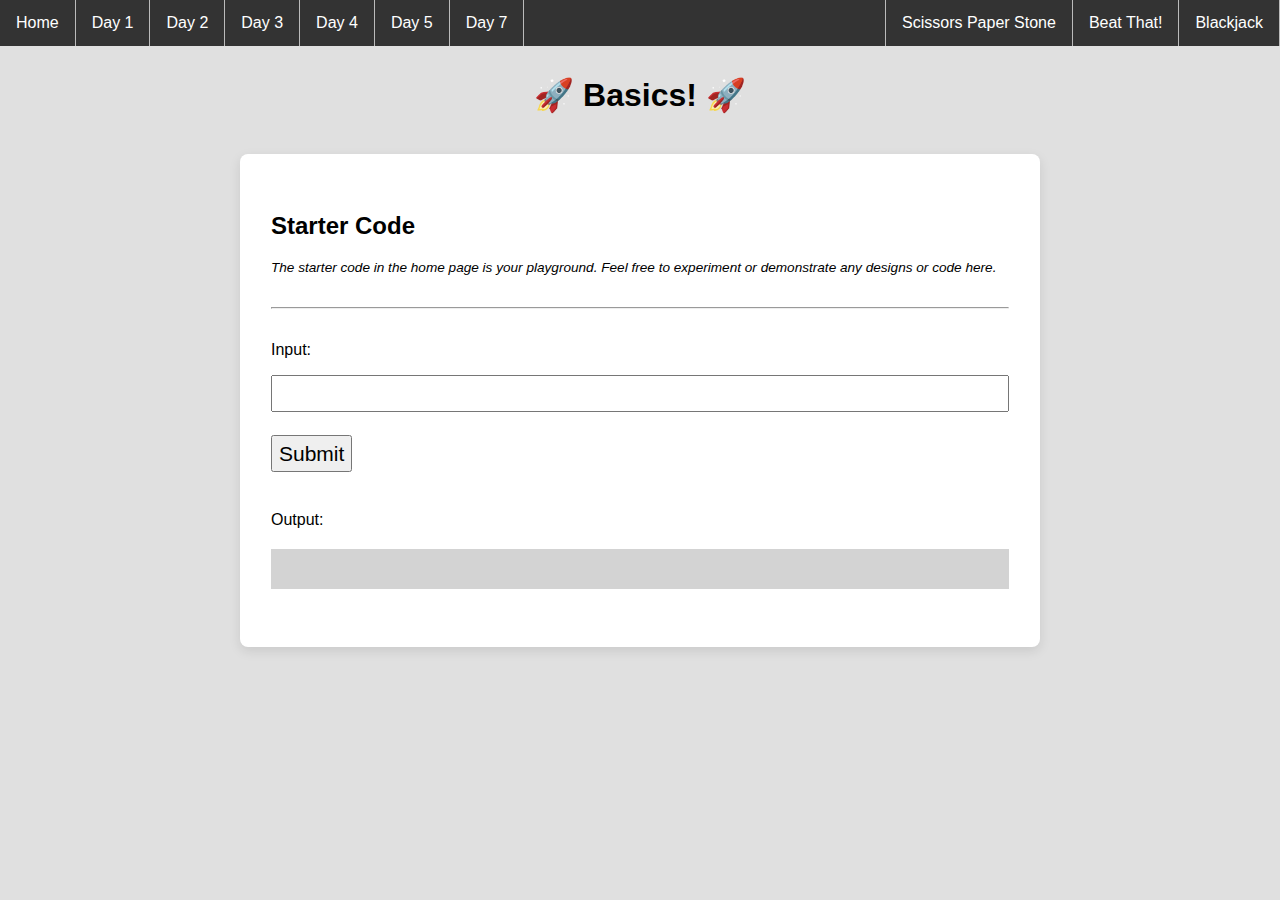
<file: index.html>
<!--  All HTML files begin with the following line: -->
<!DOCTYPE html>
<!-- This indicates that the rest of the lines that follow are to be interpreted as HTML. It tells the browser about what document type to expect. -->

<!-- All text enclosed in angled brackets are known as HTML element tags. There are usually, but not always, starting and closing element "tags", each representing a HTML element.
The <html> element is known as the root element of a HTML page. All other elements are encased within it. -->
<html>
  <!-- The <head> element contains meta information about the HTML page, information that is not rendered or displayed by the browser -->
  <head>
    <!-- The meta tag defines meta information in the HTML document. In this case, we are defining the charset. UTF-8 allows us to use emojis in the CodeSandbox environment -->
    <meta charset="UTF-8" />
    <!-- The <title> element specifies a title for the HTML page (which is shown in the browser's title bar or in the page's tab) and is the default name given to a bookmark of a webpage. -->
    <title>Basics</title>
    <!-- The <link> element specifies a relationship between this HTML page and an external resource, namely the styles.css file here. In this case, we are linking a stylesheet which is a CSS file containing information relating to the layout and style of the webpage. The syntax within the styles.css file is also referred to as CSS - Cascading Style Sheets. -->
    <link rel="stylesheet" href="styles.css" />
  </head>

  <!-- The <body> element defines the document's body, and is a container for all the visible contents that will be rendered by the browser.  -->
  <body>
    <!-- The <nav> tag semantically defines a set of navigation links. It doesn't have many properties different from a <div>, and exists purely for semantic naming. -->
    <nav>
      <!-- The <ul> tag represents an unordered list, where items in the list are rendered on a vertical bulleted list. While we are listing the days of the exercises on this navbar, we are positioning them horizontally without the bullets. This is done using CSS, and you can preview the syntax in styles.css (do a search for "nav ul"). -->
      <ul>
        <li>
          <!-- An <a> tag defines a hyperlink, linking one page to another. The page to link to will be added to the "href" property of the tag. -->
          <a href="index.html">Home</a>
        </li>
        <li>
          <!-- An <a> tag defines a hyperlink, linking one page to another. The page to link to will be added to the "href" property of the tag. -->
          <a href="day01-data-manipulation-and-functions/in-class/index.html"
            >Day 1</a
          >
        </li>
        <li>
          <a href="day02-if-statements-boolean-operators/in-class/index.html"
            >Day 2</a
          >
        </li>
        <li>
          <a href="day03-program-state/in-class/index.html">Day 3</a>
        </li>
        <li>
          <a href="day04-loops/in-class/index.html">Day 4</a>
        </li>
        <li>
          <a href="day05-mad-libs/in-class/index.html">Day 5</a>
        </li>
        <li>
          <a href="day07-moar-cards/in-class/index.html">Day 7</a>
        </li>
        <li class="project">
          <a href="project3-blackjack/index.html">Blackjack</a>
        </li>
        <li class="project">
          <a href="project2-beat-that/index.html">Beat That!</a>
        </li>
        <li class="project">
          <a href="project1-sps/index.html">Scissors Paper Stone</a>
        </li>
      </ul>
    </nav>
    <!-- The <h1> element defines a large heading. There are 6 pre-set header elements, <h1> to <h6> -->
    <h1 id="header">🚀 Basics! 🚀</h1>
    <!-- The <div> tag defines a division or a section in an HTML document, and is commonly use as a "container" for nested HTML elements. -->
    <div class="container">
      <h2>Starter Code</h2>
      <div class="instructions-text">
        <p>
          The starter code in the home page is your playground. Feel free to
          experiment or demonstrate any designs or code here.
        </p>
      </div>
      <!-- The <hr> tag represents a horizontal rule. It is used if you want to add line dividers across your page. -->
      <hr />
      <!-- The <p> tag defines a paragraph element. -->
      <p>Input:</p>
      <!-- The self-closing <input /> tag represents a field for a user to enter input. -->
      <input id="input-field" />
      <!-- The self-closing <br /> tag represents a line break - a line's worth of spacing before dispalying the next element. -->
      <br />
      <!-- The <button> tag represents.. you guessed it! a button. -->
      <button id="submit-button">Submit</button>
      <p>Output:</p>
      <div class="output-div" id="output-div"></div>
    </div>
    <!-- Everything below this is incorporating JavaScript programming logic into the webpage. -->
    <!-- The script tag encloses JavaScript syntax for the browser to interpret programtically -->
    <!-- The following line imports all code written in the script.js file -->
    <script src="script.js"></script>
    <!-- Define button click functionality -->
    <script>
      // Declare and define a variable that represents the Submit Button
      var button = document.querySelector("#submit-button");
      // When the submit button is clicked, access the text entered by the user in the input field
      // And pass it as an input parameter to the main function as defined in script.js
      button.addEventListener("click", function () {
        // Set result to input value
        var input = document.querySelector("#input-field");
        // Store the output of main() in a new variable
        var result = main(input.value);

        // Display result in output element
        var output = document.querySelector("#output-div");
        output.innerHTML = result;

        // Reset input value
        input.value = "";
      });
    </script>
  </body>
</html>
</file>
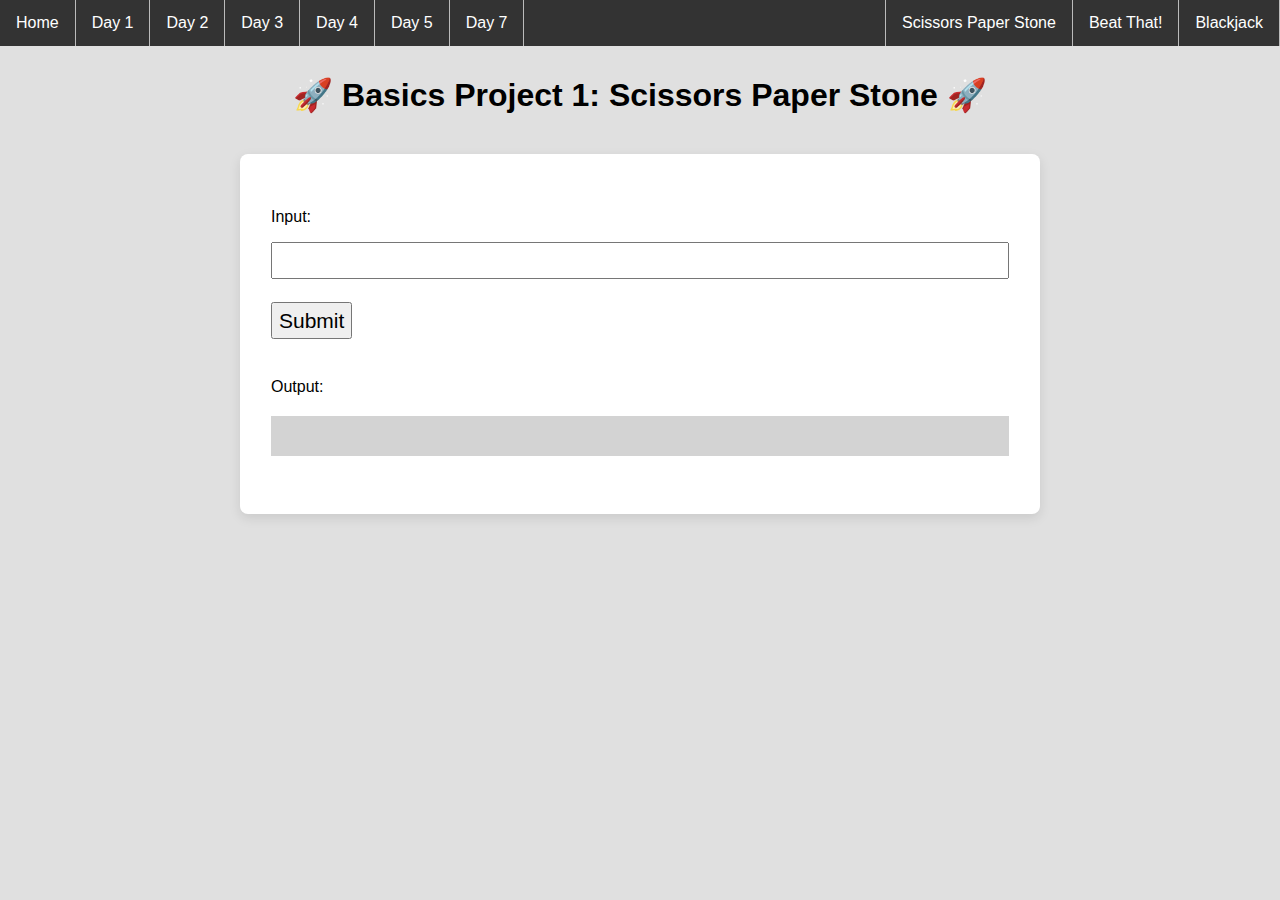
<file: project1-sps/index.html>
<!--  All HTML files begin with the following line: -->
<!DOCTYPE html>
<!-- This indicates that the rest of the lines that follow are to be interpreted as HTML. It tells the browser about what document type to expect. -->

<!-- All text enclosed in angled brackets are known as HTML element tags. There are usually, but not always, starting and closing element "tags", each representing a HTML element.
The <html> element is known as the root element of a HTML page. All other elements are encased within it. -->
<html>
  <!-- The <head> element contains meta information about the HTML page, information that is not rendered or displayed by the browser -->
  <head>
    <!-- The meta tag defines meta information in the HTML document. In this case, we are defining the charset. UTF-8 allows us to use emojis in the CodeSandbox environment -->
    <meta charset="UTF-8" />
    <!-- The <title> element specifies a title for the HTML page (which is shown in the browser's title bar or in the page's tab) and is the default name given to a bookmark of a webpage. -->
    <title>Basics</title>
    <!-- The <link> element specifies a relationship between this HTML page and an external resource, namely the styles.css file here. In this case, we are linking a stylesheet which is a CSS file containing information relating to the layout and style of the webpage. The syntax within the styles.css file is also referred to as CSS - Cascading Style Sheets. -->
    <link rel="stylesheet" href="styles.css" />
  </head>

  <!-- The <body> element defines the document's body, and is a container for all the visible contents that will be rendered by the browser.  -->
  <body>
    <!-- The <nav> tag semantically defines a set of navigation links. It doesn't have many properties different from a <div>, and exists purely for semantic naming. -->
    <nav>
      <!-- The <ul> tag represents an unordered list, where items in the list are rendered on a vertical bulleted list. While we are listing the days of the exercises on this navbar, we are positioning them horizontally without the bullets. This is done using CSS, and you can preview the syntax in styles.css (do a search for "nav ul"). -->
      <ul>
        <li>
          <!-- An <a> tag defines a hyperlink, linking one page to another. The page to link to will be added to the "href" property of the tag. -->
          <a href="../index.html">Home</a>
        </li>
        <li>
          <!-- An <a> tag defines a hyperlink, linking one page to another. The page to link to will be added to the "href" property of the tag. -->
          <a href="../day01-data-manipulation-and-functions/in-class/index.html"
            >Day 1</a
          >
        </li>
        <li>
          <a href="../day02-if-statements-boolean-operators/in-class/index.html"
            >Day 2</a
          >
        </li>
        <li>
          <a href="../day03-program-state/in-class/index.html">Day 3</a>
        </li>
        <li>
          <a href="../day04-loops/in-class/index.html">Day 4</a>
        </li>
        <li>
          <a href="../day05-mad-libs/in-class/index.html">Day 5</a>
        </li>
        <li>
          <a href="../day07-moar-cards/in-class/index.html">Day 7</a>
        </li>
        <li class="project">
          <a href="../project3-blackjack/index.html">Blackjack</a>
        </li>
        <li class="project">
          <a href="../project2-beat-that/index.html">Beat That!</a>
        </li>
        <li class="project">
          <a href="../project1-sps/index.html">Scissors Paper Stone</a>
        </li>
      </ul>
    </nav>
    <!-- The <h1> element defines a large heading. There are 6 pre-set header elements, <h1> to <h6> -->
    <h1 id="header">🚀 Basics Project 1: Scissors Paper Stone 🚀</h1>
    <!-- The <div> tag defines a division or a section in an HTML document, and is commonly use as a "container" for nested HTML elements. -->
    <div class="container">
      <!-- The <p> tag defines a paragraph element. -->
      <p>Input:</p>
      <!-- The self-closing <input /> tag represents a field for a user to enter input. -->
      <input id="input-field" />
      <!-- The self-closing <br /> tag represents a line break - a line's worth of spacing before dispalying the next element. -->
      <br />
      <!-- The <button> tag represents.. you guessed it! a button. -->
      <button id="submit-button">Submit</button>
      <p>Output:</p>
      <div class="output-div" id="output-div"></div>
    </div>
    <!-- Everything below this is incorporating JavaScript programming logic into the webpage. -->
    <!-- The script tag encloses JavaScript syntax for the browser to interpret programtically -->
    <!-- The following line imports all code written in the script.js file -->
    <script src="script.js"></script>
    <!-- Define button click functionality -->
    <script>
      // Declare and define a variable that represents the Submit Button
      var button = document.querySelector("#submit-button");
      // When the submit button is clicked, access the text entered by the user in the input field
      // And pass it as an input parameter to the main function as defined in script.js
      button.addEventListener("click", function () {
        // Set result to input value
        var input = document.querySelector("#input-field");
        // Store the output of main() in a new variable
        var result = main(input.value);

        // Display result in output element
        var output = document.querySelector("#output-div");
        output.innerHTML = result;

        // Reset input value
        input.value = "";
      });
    </script>
  </body>
</html>
</file>
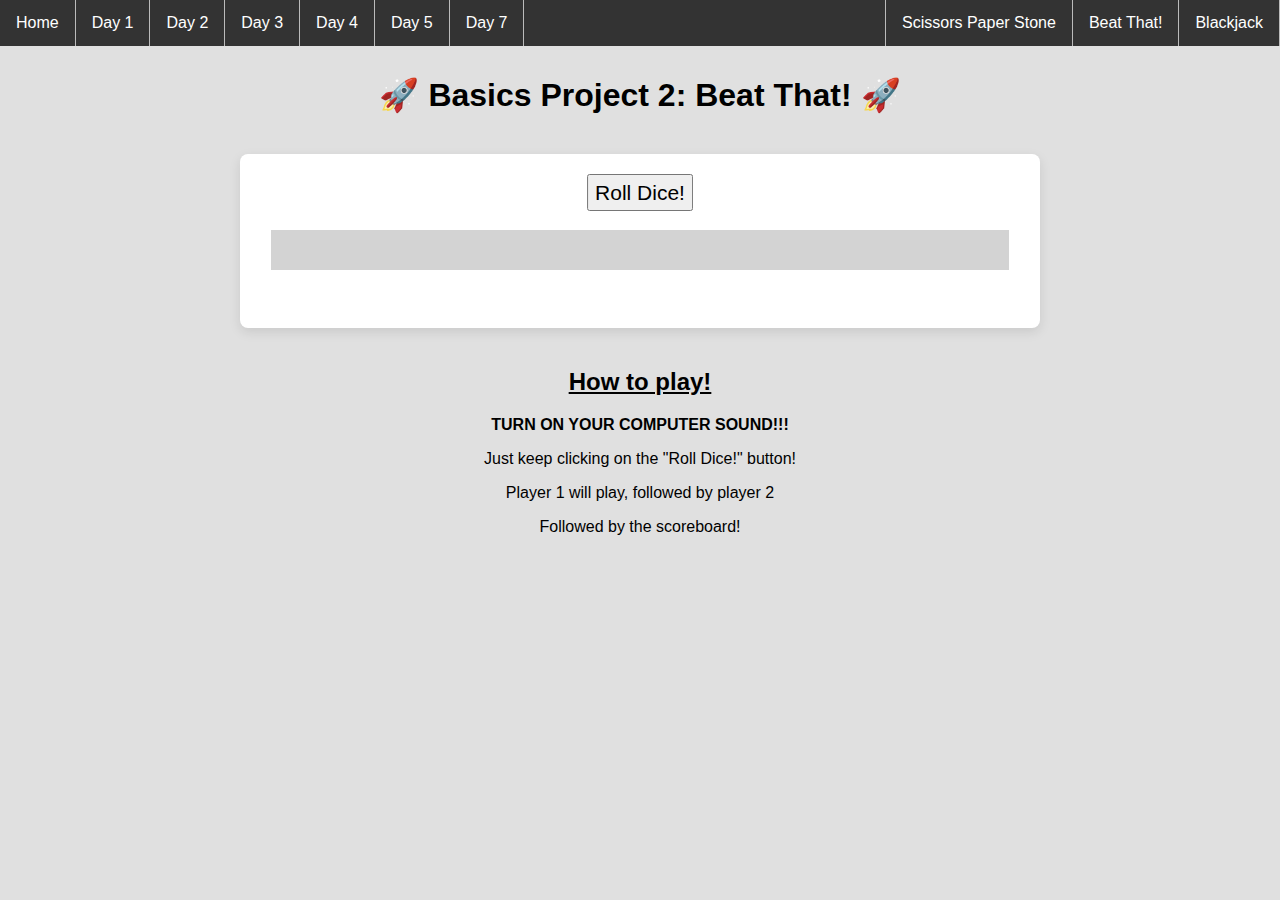
<file: project2-beat-that/index.html>
<!--  All HTML files begin with the following line: -->
<!DOCTYPE html>
<!-- This indicates that the rest of the lines that follow are to be interpreted as HTML. It tells the browser about what document type to expect. -->

<!-- All text enclosed in angled brackets are known as HTML element tags. There are usually, but not always, starting and closing element "tags", each representing a HTML element.
The <html> element is known as the root element of a HTML page. All other elements are encased within it. -->
<html>
  <!-- The <head> element contains meta information about the HTML page, information that is not rendered or displayed by the browser -->
  <head>
    <!-- The meta tag defines meta information in the HTML document. In this case, we are defining the charset. UTF-8 allows us to use emojis in the CodeSandbox environment -->
    <meta charset="UTF-8" />
    <!-- The <title> element specifies a title for the HTML page (which is shown in the browser's title bar or in the page's tab) and is the default name given to a bookmark of a webpage. -->
    <title>Basics</title>
    <!-- The <link> element specifies a relationship between this HTML page and an external resource, namely the styles.css file here. In this case, we are linking a stylesheet which is a CSS file containing information relating to the layout and style of the webpage. The syntax within the styles.css file is also referred to as CSS - Cascading Style Sheets. -->
    <link rel="stylesheet" href="styles.css" />
  </head>

  <!-- The <body> element defines the document's body, and is a container for all the visible contents that will be rendered by the browser.  -->
  <body>
    <!-- The <nav> tag semantically defines a set of navigation links. It doesn't have many properties different from a <div>, and exists purely for semantic naming. -->
    <nav>
      <!-- The <ul> tag represents an unordered list, where items in the list are rendered on a vertical bulleted list. While we are listing the days of the exercises on this navbar, we are positioning them horizontally without the bullets. This is done using CSS, and you can preview the syntax in styles.css (do a search for "nav ul"). -->
      <ul>
        <li>
          <!-- An <a> tag defines a hyperlink, linking one page to another. The page to link to will be added to the "href" property of the tag. -->
          <a href="../index.html">Home</a>
        </li>
        <li>
          <!-- An <a> tag defines a hyperlink, linking one page to another. The page to link to will be added to the "href" property of the tag. -->
          <a href="../day01-data-manipulation-and-functions/in-class/index.html"
            >Day 1</a
          >
        </li>
        <li>
          <a href="../day02-if-statements-boolean-operators/in-class/index.html"
            >Day 2</a
          >
        </li>
        <li>
          <a href="../day03-program-state/in-class/index.html">Day 3</a>
        </li>
        <li>
          <a href="../day04-loops/in-class/index.html">Day 4</a>
        </li>
        <li>
          <a href="../day05-mad-libs/in-class/index.html">Day 5</a>
        </li>
        <li>
          <a href="../day07-moar-cards/in-class/index.html">Day 7</a>
        </li>
        <li class="project">
          <a href="../project3-blackjack/index.html">Blackjack</a>
        </li>
        <li class="project">
          <a href="../project2-beat-that/index.html">Beat That!</a>
        </li>
        <li class="project">
          <a href="../project1-sps/index.html">Scissors Paper Stone</a>
        </li>
      </ul>
    </nav>
    <!-- The <h1> element defines a large heading. There are 6 pre-set header elements, <h1> to <h6> -->
    <h1 id="header">🚀 Basics Project 2: Beat That! 🚀</h1>
    <!-- The <div> tag defines a division or a section in an HTML document, and is commonly use as a "container" for nested HTML elements. -->
    <div class="container">
      <!-- The <p> tag defines a paragraph element. -->
      <!-- <p>Input:</p> -->
      <!-- The self-closing <input /> tag represents a field for a user to enter input. -->
      <input id="input-field" style="display: none;" />
      <!-- The self-closing <br /> tag represents a line break - a line's worth of spacing before dispalying the next element. -->
      <br />
      <!-- The <button> tag represents.. you guessed it! a button. -->

      <div id="submitbuttoncontainer">
        <button id="submit-button">Roll Dice!</button>
      </div>
      <!-- <p>Output:</p> -->
      <div class="output-div" id="output-div"></div>
    </div>

    <!-- Instructions on how to play the dice game -->
    <div id="instructions">
      <h2>
        <b><u>How to play!</u></b>
      </h2>
      <p><b>TURN ON YOUR COMPUTER SOUND!!!</b></p>
      <p>Just keep clicking on the "Roll Dice!" button!</p>
      <p>Player 1 will play, followed by player 2</p>
      <p>Followed by the scoreboard!</p>
    </div>
    <!-- Everything below this is incorporating JavaScript programming logic into the webpage. -->
    <!-- The script tag encloses JavaScript syntax for the browser to interpret programtically -->
    <!-- The following line imports all code written in the script.js file -->
    <script src="script.js"></script>
    <!-- Define button click functionality -->
    <script>
      // Declare and define a variable that represents the Submit Button
      var button = document.querySelector("#submit-button");
      // When the submit button is clicked, access the text entered by the user in the input field
      // And pass it as an input parameter to the main function as defined in script.js
      button.addEventListener("click", function () {
        // Set result to input value
        var input = document.querySelector("#input-field");
        // Store the output of main() in a new variable
        var result = main(input.value);

        // Display result in output element
        var output = document.querySelector("#output-div");
        output.innerHTML = result;

        // Reset input value
        input.value = "";
      });
    </script>
  </body>
</html>
</file>
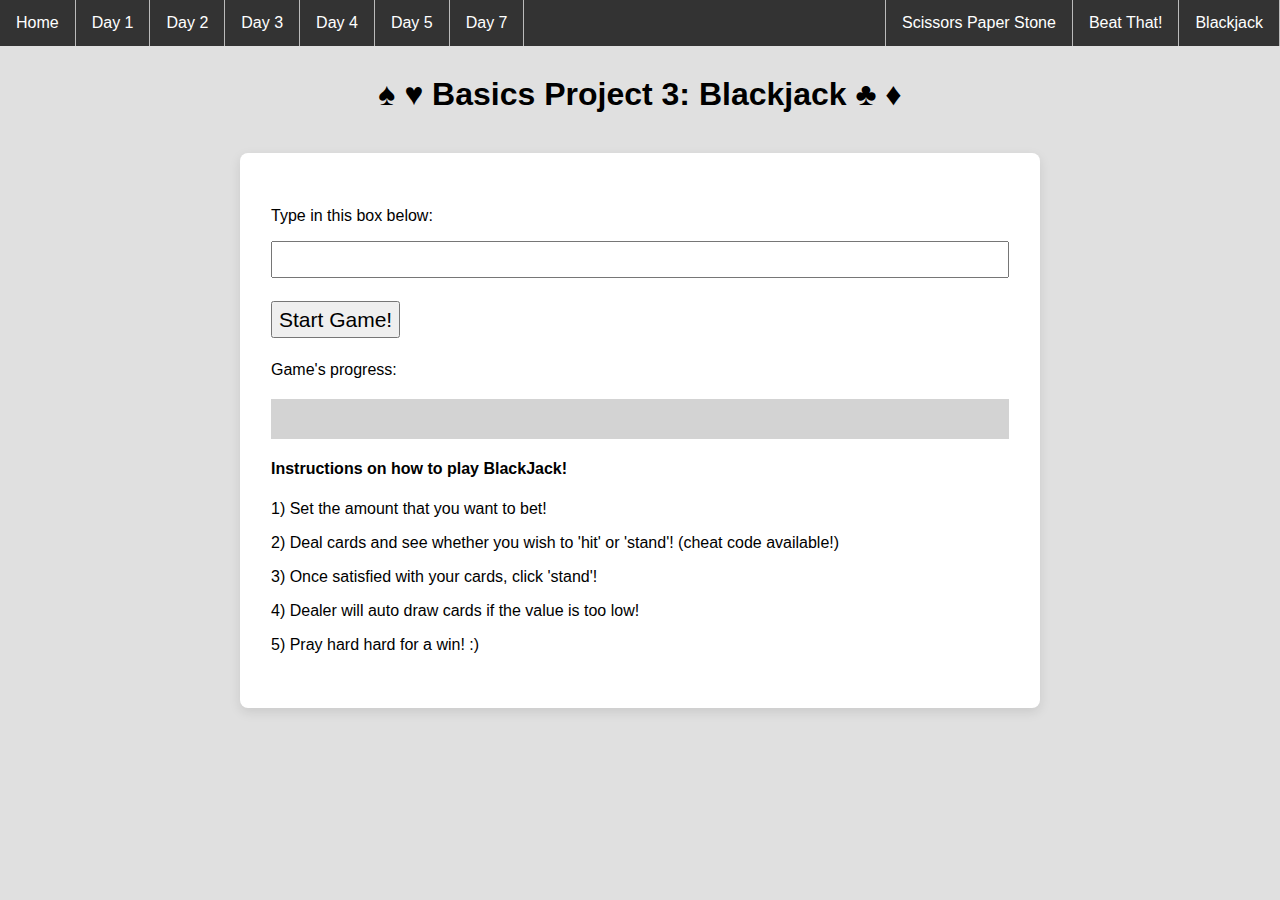
<file: project3-blackjack/index.html>
<!--  All HTML files begin with the following line: -->
<!DOCTYPE html>
<!-- This indicates that the rest of the lines that follow are to be interpreted as HTML. It tells the browser about what document type to expect. -->

<!-- All text enclosed in angled brackets are known as HTML element tags. There are usually, but not always, starting and closing element "tags", each representing a HTML element.
The <html> element is known as the root element of a HTML page. All other elements are encased within it. -->
<html>
  <!-- The <head> element contains meta information about the HTML page, information that is not rendered or displayed by the browser -->
  <head>
    <!-- The meta tag defines meta information in the HTML document. In this case, we are defining the charset. UTF-8 allows us to use emojis in the CodeSandbox environment -->
    <meta charset="UTF-8" />
    <!-- The <title> element specifies a title for the HTML page (which is shown in the browser's title bar or in the page's tab) and is the default name given to a bookmark of a webpage. -->
    <title>Basics</title>
    <!-- The <link> element specifies a relationship between this HTML page and an external resource, namely the styles.css file here. In this case, we are linking a stylesheet which is a CSS file containing information relating to the layout and style of the webpage. The syntax within the styles.css file is also referred to as CSS - Cascading Style Sheets. -->
    <link rel="stylesheet" href="styles.css" />
  </head>

  <!-- The <body> element defines the document's body, and is a container for all the visible contents that will be rendered by the browser.  -->
  <body>
    <!-- The <nav> tag semantically defines a set of navigation links. It doesn't have many properties different from a <div>, and exists purely for semantic naming. -->
    <nav>
      <!-- The <ul> tag represents an unordered list, where items in the list are rendered on a vertical bulleted list. While we are listing the days of the exercises on this navbar, we are positioning them horizontally without the bullets. This is done using CSS, and you can preview the syntax in styles.css (do a search for "nav ul"). -->
      <ul>
        <li>
          <!-- An <a> tag defines a hyperlink, linking one page to another. The page to link to will be added to the "href" property of the tag. -->
          <a href="../index.html">Home</a>
        </li>
        <li>
          <!-- An <a> tag defines a hyperlink, linking one page to another. The page to link to will be added to the "href" property of the tag. -->
          <a href="../day01-data-manipulation-and-functions/in-class/index.html"
            >Day 1</a
          >
        </li>
        <li>
          <a href="../day02-if-statements-boolean-operators/in-class/index.html"
            >Day 2</a
          >
        </li>
        <li>
          <a href="../day03-program-state/in-class/index.html">Day 3</a>
        </li>
        <li>
          <a href="../day04-loops/in-class/index.html">Day 4</a>
        </li>
        <li>
          <a href="../day05-mad-libs/in-class/index.html">Day 5</a>
        </li>
        <li>
          <a href="../day07-moar-cards/in-class/index.html">Day 7</a>
        </li>
        <li class="project">
          <a href="../project3-blackjack/index.html">Blackjack</a>
        </li>
        <li class="project">
          <a href="../project2-beat-that/index.html">Beat That!</a>
        </li>
        <li class="project">
          <a href="../project1-sps/index.html">Scissors Paper Stone</a>
        </li>
      </ul>
    </nav>
    <!-- The <h1> element defines a large heading. There are 6 pre-set header elements, <h1> to <h6> -->
    <h1 id="header">♠ ♥ Basics Project 3: Blackjack ♣ ♦</h1>
    <!-- The <div> tag defines a division or a section in an HTML document, and is commonly use as a "container" for nested HTML elements. -->
    <div class="container">
      <!-- The <p> tag defines a paragraph element. -->
      <p>Type in this box below:</p>
      <!-- The self-closing <input /> tag represents a field for a user to enter input. -->
      <input id="input-field" />
      <!-- The self-closing <br /> tag represents a line break - a line's worth of spacing before dispalying the next element. -->
      <br />
      <!-- The <button> tag represents.. you guessed it! a button. -->
      <div id="buttons-container">
        <button id="submit-button">Submit</button>
      </div>
      <p>Game's progress:</p>
      <div class="output-div" id="output-div"></div>
      <div>
        <h4>Instructions on how to play BlackJack!</h4>
        <p>1) Set the amount that you want to bet!</p>
        <p>
          2) Deal cards and see whether you wish to 'hit' or 'stand'! (cheat
          code available!)
        </p>
        <p>3) Once satisfied with your cards, click 'stand'!</p>
        <p>4) Dealer will auto draw cards if the value is too low!</p>
        <p>5) Pray hard hard for a win! :)</p>
      </div>
    </div>
    <!-- Everything below this is incorporating JavaScript programming logic into the webpage. -->
    <!-- The script tag encloses JavaScript syntax for the browser to interpret programtically -->
    <!-- The following line imports all code written in the script.js file -->
    <script src="script.js"></script>

    <!-- Define button click functionality -->
    <script>
      // Declare and define a variable that represents the Submit Button
      var button = document.querySelector("#submit-button");
      // When the submit button is clicked, access the text entered by the user in the input field
      // And pass it as an input parameter to the main function as defined in script.js
      button.addEventListener("click", function () {
        // Set result to input value
        var input = document.querySelector("#input-field");
        // Store the output of main() in a new variable
        var result = main(input.value);

        // Display result in output element
        var output = document.querySelector("#output-div");
        output.innerHTML = result;

        // Reset input value
        input.value = "";
      });
    </script>
  </body>
</html>
</file>
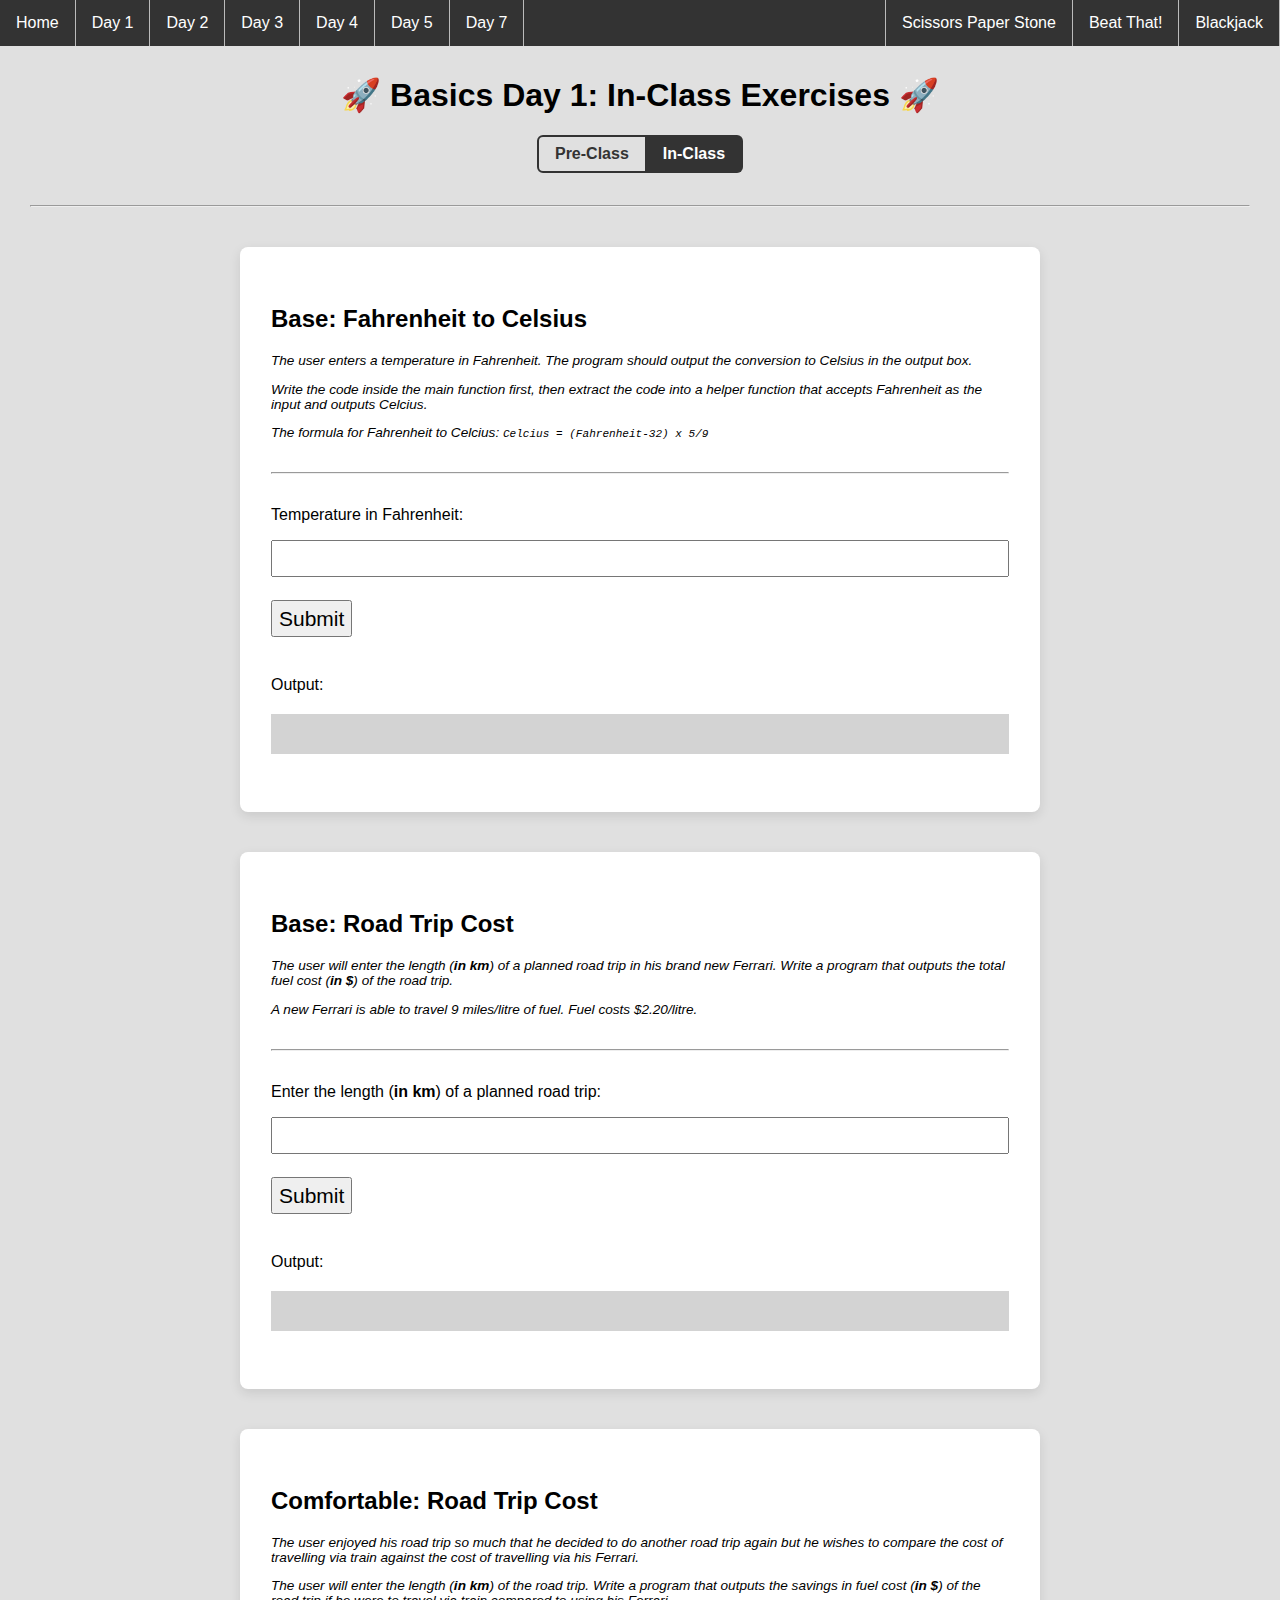
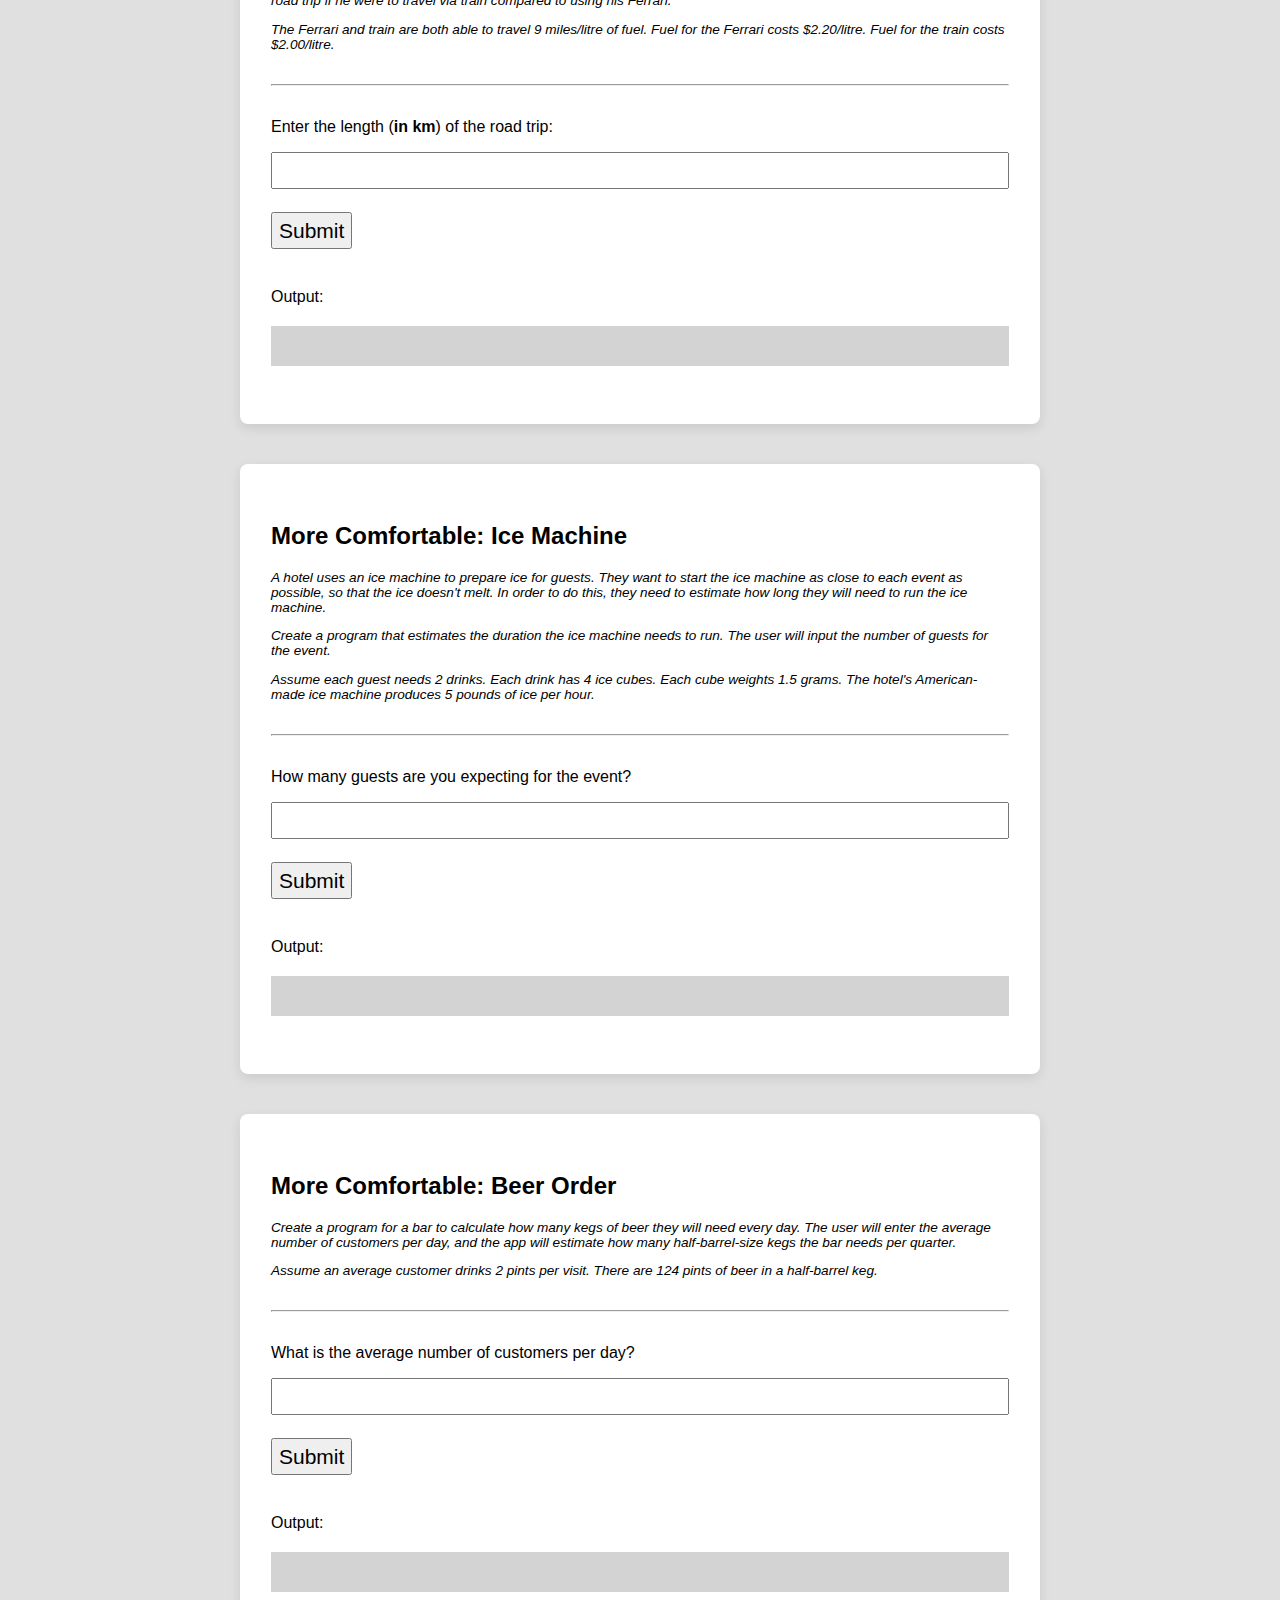
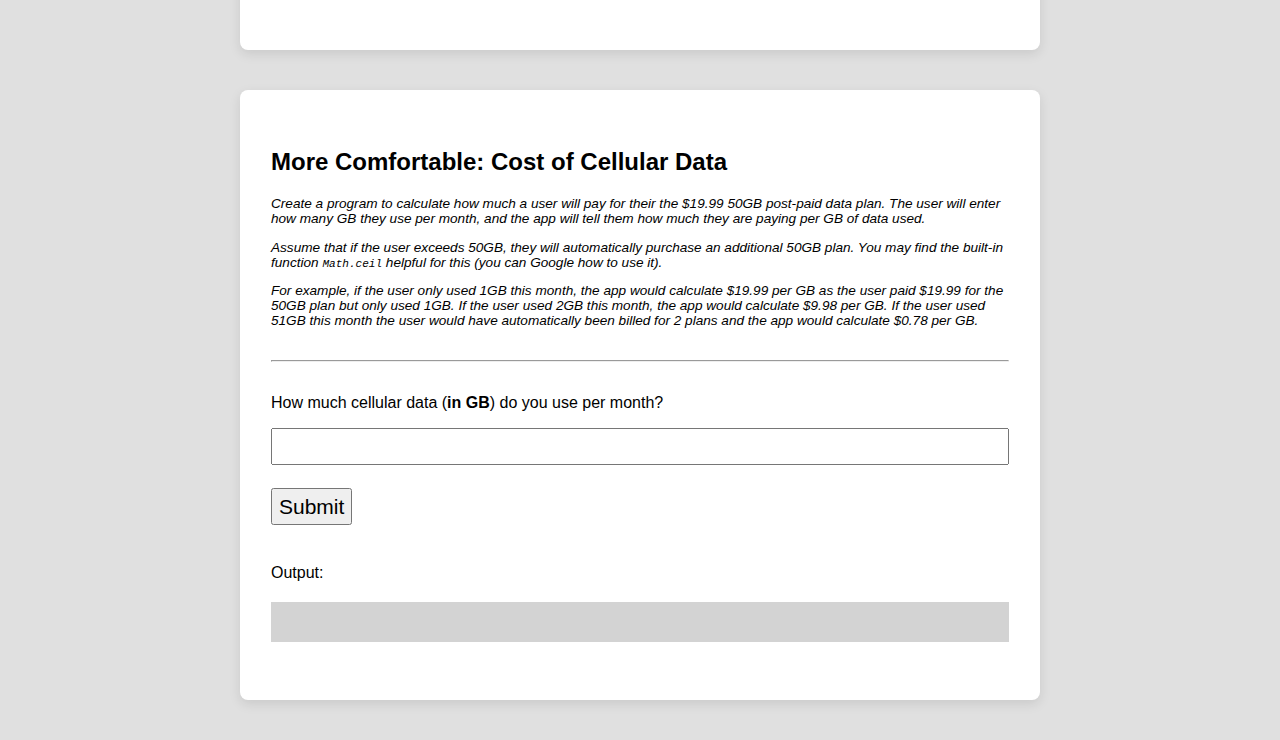
<file: day01-data-manipulation-and-functions/in-class/index.html>
<!--  All HTML files begin with the following line: -->
<!DOCTYPE html>
<!-- This indicates that the rest of the lines that follow are to be interpreted as HTML. It tells the browser about what document type to expect. -->

<!-- All text enclosed in angled brackets are known as HTML element tags. There are usually, but not always, starting and closing element "tags", each representing a HTML element.
The <html> element is known as the root element of a HTML page. All other elements are encased within it. -->
<html>
  <!-- The <head> element contains meta information about the HTML page, information that is not rendered or displayed by the browser -->
  <head>
    <!-- The meta tag defines meta information in the HTML document. In this case, we are defining the charset. UTF-8 allows us to use emojis in the CodeSandbox environment -->
    <meta charset="UTF-8" />
    <!-- The <title> element specifies a title for the HTML page (which is shown in the browser's title bar or in the page's tab) and is the default name given to a bookmark of a webpage. -->
    <title>Basics</title>
    <!-- The <link> element specifies a relationship between this HTML page and an external resource, namely the styles.css file here. For the syntax '../../' in '../../styles.css', we are referring to the styles.css file (in the main directory) found 2 folders above the current one. In this case, we are linking a stylesheet which is a CSS file containing information relating to the layout and style of the webpage. The syntax within the styles.css file is also referred to as CSS - Cascading Style Sheets. -->
    <link rel="stylesheet" href="../../styles.css" />
  </head>

  <!-- The <body> element defines the document's body, and is a container for all the visible contents that will be rendered by the browser.  -->
  <body>
    <!-- The <nav> tag semantically defines a set of navigation links. It doesn't have many properties different from a <div>, and exists purely for semantic naming. -->
    <nav>
      <!-- The <ul> tag represents an unordered list, where items in the list are rendered on a vertical bulleted list. While we are listing the days of the exercises on this navbar, we are positioning them horizontally without the bullets. This is done using CSS, and you can preview the syntax in styles.css (do a search for "nav ul"). -->
      <ul>
        <li>
          <!-- An <a> tag defines a hyperlink, linking one page to another. The page to link to will be added to the "href" property of the tag. -->
          <a href="../../index.html">Home</a>
        </li>
        <li>
          <!-- An <a> tag defines a hyperlink, linking one page to another. The page to link to will be added to the "href" property of the tag. -->
          <a
            href="../../day01-data-manipulation-and-functions/in-class/index.html"
            >Day 1</a
          >
        </li>
        <li>
          <a
            href="../../day02-if-statements-boolean-operators/in-class/index.html"
            >Day 2</a
          >
        </li>
        <li>
          <a href="../../day03-program-state/in-class/index.html">Day 3</a>
        </li>
        <li>
          <a href="../../day04-loops/in-class/index.html">Day 4</a>
        </li>
        <li>
          <a href="../../day05-mad-libs/in-class/index.html">Day 5</a>
        </li>
        <li>
          <a href="../../day07-moar-cards/in-class/index.html">Day 7</a>
        </li>
        <li class="project">
          <a href="../../project3-blackjack/index.html">Blackjack</a>
        </li>
        <li class="project">
          <a href="../../project2-beat-that/index.html">Beat That!</a>
        </li>
        <li class="project">
          <a href="../../project1-sps/index.html">Scissors Paper Stone</a>
        </li>
      </ul>
    </nav>
    <!-- The <h1> element defines a large heading. There are 6 pre-set header elements, <h1> to <h6> -->
    <h1 id="header">🚀 Basics Day 1: In-Class Exercises 🚀</h1>
    <div class="flex justify-content-center">
      <div class="button-group">
        <a href="../pre-class/index.html" class="button-group-button"
          >Pre-Class</a
        >
        <a href="../in-class/index.html" class="active button-group-button"
          >In-Class</a
        >
      </div>
    </div>
    <!-- The <hr> tag represents a horizontal rule. It is used if you want to add line dividers across your page. -->
    <hr />
    <!-- The <div> tag defines a division or a section in an HTML document, and is commonly use as a "container" for nested HTML elements. -->
    <div class="container">
      <h2>Base: Fahrenheit to Celsius</h2>
      <div class="instructions-text">
        <p>
          The user enters a temperature in Fahrenheit. The program should output
          the conversion to Celsius in the output box.
        </p>
        <p>
          Write the code inside the main function first, then extract the code
          into a helper function that accepts Fahrenheit as the input and
          outputs Celcius.
        </p>
        <p>
          The formula for Fahrenheit to Celcius:
          <code>Celcius = (Fahrenheit-32) x 5/9</code>
        </p>
      </div>
      <!-- The <hr> tag represents a horizontal rule. It is used if you want to add line dividers across your page. -->
      <hr />
      <!-- The <p> tag defines a paragraph element. -->
      <p>Temperature in Fahrenheit:</p>
      <!-- The self-closing <input /> tag represents a field for a user to enter input. -->
      <input id="fahrenheit-to-celsius-input-field" />
      <!-- The self-closing <br /> tag represents a line break - a line's worth of spacing before dispalying the next element. -->
      <br />
      <!-- The <button> tag represents.. you guessed it! a button. -->
      <button id="fahrenheit-to-celsius-submit-button">Submit</button>
      <p>Output:</p>
      <div class="output-div" id="fahrenheit-to-celsius-output-div"></div>
    </div>
    <!-- The <div> tag defines a division or a section in an HTML document, and is commonly use as a "container" for nested HTML elements. -->
    <div class="container">
      <h2>Base: Road Trip Cost</h2>
      <div class="instructions-text">
        <p>
          The user will enter the length (<strong>in km</strong>) of a planned
          road trip in his brand new Ferrari. Write a program that outputs the
          total fuel cost (<strong>in $</strong>) of the road trip.
        </p>
        <p>
          A new Ferrari is able to travel 9 miles/litre of fuel. Fuel costs
          $2.20/litre.
        </p>
      </div>
      <!-- The <hr> tag represents a horizontal rule. It is used if you want to add line dividers across your page. -->
      <hr />
      <!-- The <p> tag defines a paragraph element. -->
      <p>Enter the length (<strong>in km</strong>) of a planned road trip:</p>
      <!-- The self-closing <input /> tag represents a field for a user to enter input. -->
      <input id="road-trip-cost-base-input-field" />
      <!-- The self-closing <br /> tag represents a line break - a line's worth of spacing before dispalying the next element. -->
      <br />
      <!-- The <button> tag represents.. you guessed it! a button. -->
      <button id="road-trip-cost-base-submit-button">Submit</button>
      <p>Output:</p>
      <div class="output-div" id="road-trip-cost-base-output-div"></div>
    </div>
    <!-- The <div> tag defines a division or a section in an HTML document, and is commonly use as a "container" for nested HTML elements. -->
    <div class="container">
      <h2>Comfortable: Road Trip Cost</h2>
      <div class="instructions-text">
        <p>
          The user enjoyed his road trip so much that he decided to do another
          road trip again but he wishes to compare the cost of travelling via
          train against the cost of travelling via his Ferrari.
        </p>
        <p>
          The user will enter the length (<strong>in km</strong>) of the road
          trip. Write a program that outputs the savings in fuel cost (<strong
            >in $</strong
          >) of the road trip if he were to travel via train compared to using
          his Ferrari.
        </p>
        <p>
          The Ferrari and train are both able to travel 9 miles/litre of fuel.
          Fuel for the Ferrari costs $2.20/litre. Fuel for the train costs
          $2.00/litre.
        </p>
      </div>
      <!-- The <hr> tag represents a horizontal rule. It is used if you want to add line dividers across your page. -->
      <hr />
      <!-- The <p> tag defines a paragraph element. -->
      <p>Enter the length (<strong>in km</strong>) of the road trip:</p>
      <!-- The self-closing <input /> tag represents a field for a user to enter input. -->
      <input id="road-trip-cost-comfortable-input-field" />
      <!-- The self-closing <br /> tag represents a line break - a line's worth of spacing before dispalying the next element. -->
      <br />
      <!-- The <button> tag represents.. you guessed it! a button. -->
      <button id="road-trip-cost-comfortable-submit-button">Submit</button>
      <p>Output:</p>
      <div class="output-div" id="road-trip-cost-comfortable-output-div"></div>
    </div>
    <!-- The <div> tag defines a division or a section in an HTML document, and is commonly use as a "container" for nested HTML elements. -->
    <div class="container">
      <h2>More Comfortable: Ice Machine</h2>
      <div class="instructions-text">
        <p>
          A hotel uses an ice machine to prepare ice for guests. They want to
          start the ice machine as close to each event as possible, so that the
          ice doesn't melt. In order to do this, they need to estimate how long
          they will need to run the ice machine.
        </p>
        <p>
          Create a program that estimates the duration the ice machine needs to
          run. The user will input the number of guests for the event.
        </p>
        <p>
          Assume each guest needs 2 drinks. Each drink has 4 ice cubes. Each
          cube weights 1.5 grams. The hotel's American-made ice machine produces
          5 pounds of ice per hour.
        </p>
      </div>
      <!-- The <hr> tag represents a horizontal rule. It is used if you want to add line dividers across your page. -->
      <hr />
      <!-- The <p> tag defines a paragraph element. -->
      <p>How many guests are you expecting for the event?</p>
      <!-- The self-closing <input /> tag represents a field for a user to enter input. -->
      <input id="ice-machine-input-field" />
      <!-- The self-closing <br /> tag represents a line break - a line's worth of spacing before dispalying the next element. -->
      <br />
      <!-- The <button> tag represents.. you guessed it! a button. -->
      <button id="ice-machine-submit-button">Submit</button>
      <p>Output:</p>
      <div class="output-div" id="ice-machine-output-div"></div>
    </div>
    <!-- The <div> tag defines a division or a section in an HTML document, and is commonly use as a "container" for nested HTML elements. -->
    <div class="container">
      <h2>More Comfortable: Beer Order</h2>
      <div class="instructions-text">
        <p>
          Create a program for a bar to calculate how many kegs of beer they
          will need every day. The user will enter the average number of
          customers per day, and the app will estimate how many half-barrel-size
          kegs the bar needs per quarter.
        </p>
        <p>
          Assume an average customer drinks 2 pints per visit. There are 124
          pints of beer in a half-barrel keg.
        </p>
      </div>
      <!-- The <hr> tag represents a horizontal rule. It is used if you want to add line dividers across your page. -->
      <hr />
      <!-- The <p> tag defines a paragraph element. -->
      <p>What is the average number of customers per day?</p>
      <!-- The self-closing <input /> tag represents a field for a user to enter input. -->
      <input id="beer-order-input-field" />
      <!-- The self-closing <br /> tag represents a line break - a line's worth of spacing before dispalying the next element. -->
      <br />
      <!-- The <button> tag represents.. you guessed it! a button. -->
      <button id="beer-order-submit-button">Submit</button>
      <p>Output:</p>
      <div class="output-div" id="beer-order-output-div"></div>
    </div>
    <!-- The <div> tag defines a division or a section in an HTML document, and is commonly use as a "container" for nested HTML elements. -->
    <div class="container">
      <h2>More Comfortable: Cost of Cellular Data</h2>
      <div class="instructions-text">
        <p>
          Create a program to calculate how much a user will pay for their the
          $19.99 50GB post-paid data plan. The user will enter how many GB they
          use per month, and the app will tell them how much they are paying per
          GB of data used.
        </p>
        <p>
          Assume that if the user exceeds 50GB, they will automatically purchase
          an additional 50GB plan. You may find the built-in function
          <code>Math.ceil</code> helpful for this (you can Google how to use
          it).
        </p>
        <p>
          For example, if the user only used 1GB this month, the app would
          calculate $19.99 per GB as the user paid $19.99 for the 50GB plan but
          only used 1GB. If the user used 2GB this month, the app would
          calculate $9.98 per GB. If the user used 51GB this month the user
          would have automatically been billed for 2 plans and the app would
          calculate $0.78 per GB.
        </p>
      </div>
      <!-- The <hr> tag represents a horizontal rule. It is used if you want to add line dividers across your page. -->
      <hr />
      <!-- The <p> tag defines a paragraph element. -->
      <p>
        How much cellular data (<strong>in GB</strong>) do you use per month?
      </p>
      <!-- The self-closing <input /> tag represents a field for a user to enter input. -->
      <input id="cellular-data-input-field" />
      <!-- The self-closing <br /> tag represents a line break - a line's worth of spacing before dispalying the next element. -->
      <br />
      <!-- The <button> tag represents.. you guessed it! a button. -->
      <button id="cellular-data-submit-button">Submit</button>
      <p>Output:</p>
      <div class="output-div" id="cellular-data-output-div"></div>
    </div>
    <!-- Everything below this is incorporating JavaScript programming logic into the webpage. -->
    <!-- The script tag encloses JavaScript syntax for the browser to interpret programtically -->
    <!-- The following line imports all code written in the script.js file -->
    <script src="script.js"></script>
    <!-- Define button click functionality -->
    <script>
      // Declare and define variables that represents the Submit Button for each exercise
      var fahrenheitToCelsiusButton = document.querySelector(
        "#fahrenheit-to-celsius-submit-button"
      );
      var roadTripCostBaseButton = document.querySelector(
        "#road-trip-cost-base-submit-button"
      );
      var roadTripCostComfortableButton = document.querySelector(
        "#road-trip-cost-comfortable-submit-button"
      );
      var iceMachineButton = document.querySelector(
        "#ice-machine-submit-button"
      );
      var beerOrderButton = document.querySelector("#beer-order-submit-button");
      var cellularDataButton = document.querySelector(
        "#cellular-data-submit-button"
      );

      // When the submit button is clicked, access the text entered by the user in the input field
      // And pass it as an input parameter to the main function as defined in script.js
      fahrenheitToCelsiusButton.addEventListener("click", function () {
        // Set result to input value
        var input = document.querySelector(
          "#fahrenheit-to-celsius-input-field"
        );
        // Store the output of the main function in a new variable
        var result = fahrenheitToCelsiusMain(input.value);

        // Display result in output element
        var output = document.querySelector(
          "#fahrenheit-to-celsius-output-div"
        );
        output.innerHTML = result;

        // Reset input value
        input.value = "";
      });

      roadTripCostBaseButton.addEventListener("click", function () {
        // Set result to input value
        var input = document.querySelector("#road-trip-cost-base-input-field");
        // Store the output of the main function in a new variable
        var result = roadTripCostBaseMain(input.value);

        // Display result in output element
        var output = document.querySelector("#road-trip-cost-base-output-div");
        output.innerHTML = result;

        // Reset input value
        input.value = "";
      });

      roadTripCostComfortableButton.addEventListener("click", function () {
        // Set result to input value
        var input = document.querySelector(
          "#road-trip-cost-comfortable-input-field"
        );
        // Store the output of the main function in a new variable
        var result = roadTripCostComfortableMain(input.value);

        // Display result in output element
        var output = document.querySelector(
          "#road-trip-cost-comfortable-output-div"
        );
        output.innerHTML = result;

        // Reset input value
        input.value = "";
      });

      iceMachineButton.addEventListener("click", function () {
        // Set result to input value
        var input = document.querySelector("#ice-machine-input-field");
        // Store the output of the main function in a new variable
        var result = iceMachineMain(input.value);

        // Display result in output element
        var output = document.querySelector("#ice-machine-output-div");
        output.innerHTML = result;

        // Reset input value
        input.value = "";
      });

      beerOrderButton.addEventListener("click", function () {
        // Set result to input value
        var input = document.querySelector("#beer-order-input-field");
        // Store the output of the main function in a new variable
        var result = beerOrderMain(input.value);

        // Display result in output element
        var output = document.querySelector("#beer-order-output-div");
        output.innerHTML = result;

        // Reset input value
        input.value = "";
      });

      cellularDataButton.addEventListener("click", function () {
        // Set result to input value
        var input = document.querySelector("#cellular-data-input-field");
        // Store the output of the main function in a new variable
        var result = cellularDataMain(input.value);

        // Display result in output element
        var output = document.querySelector("#cellular-data-output-div");
        output.innerHTML = result;

        // Reset input value
        input.value = "";
      });
    </script>
  </body>
</html>
</file>
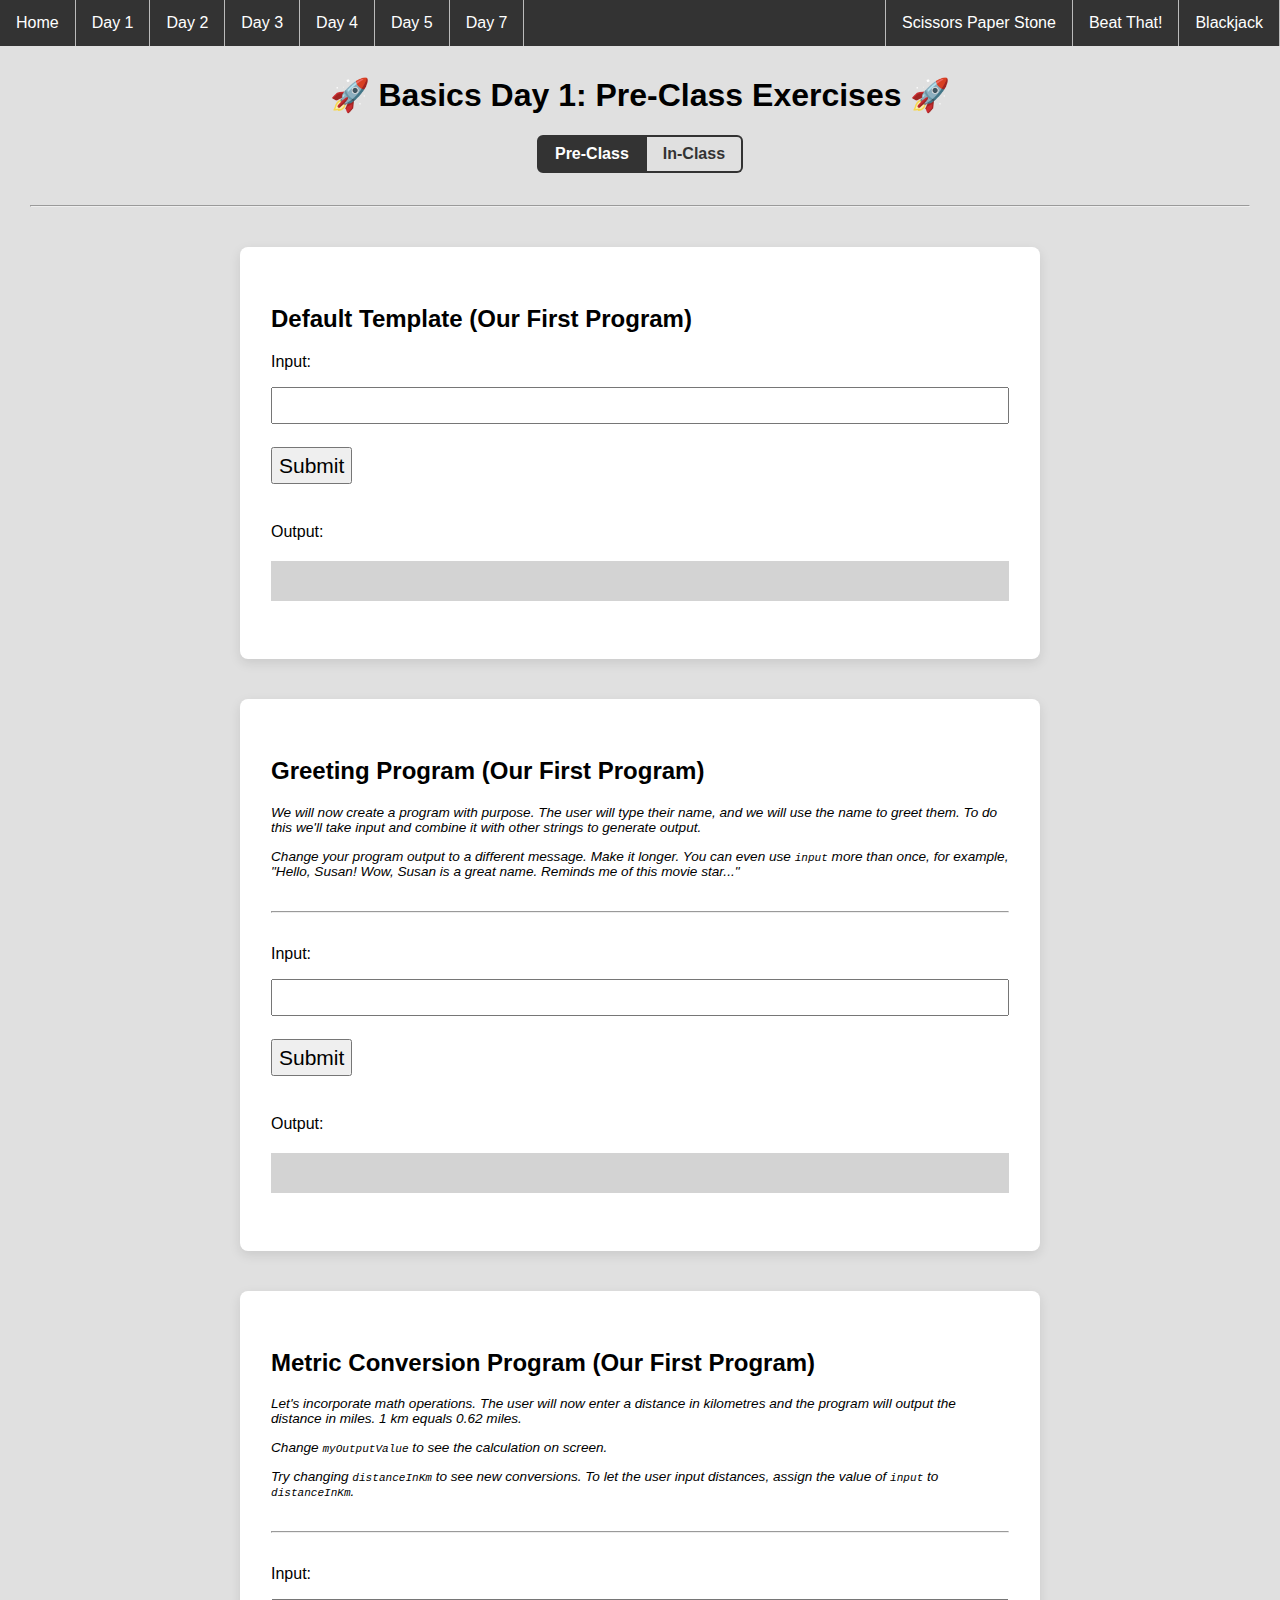
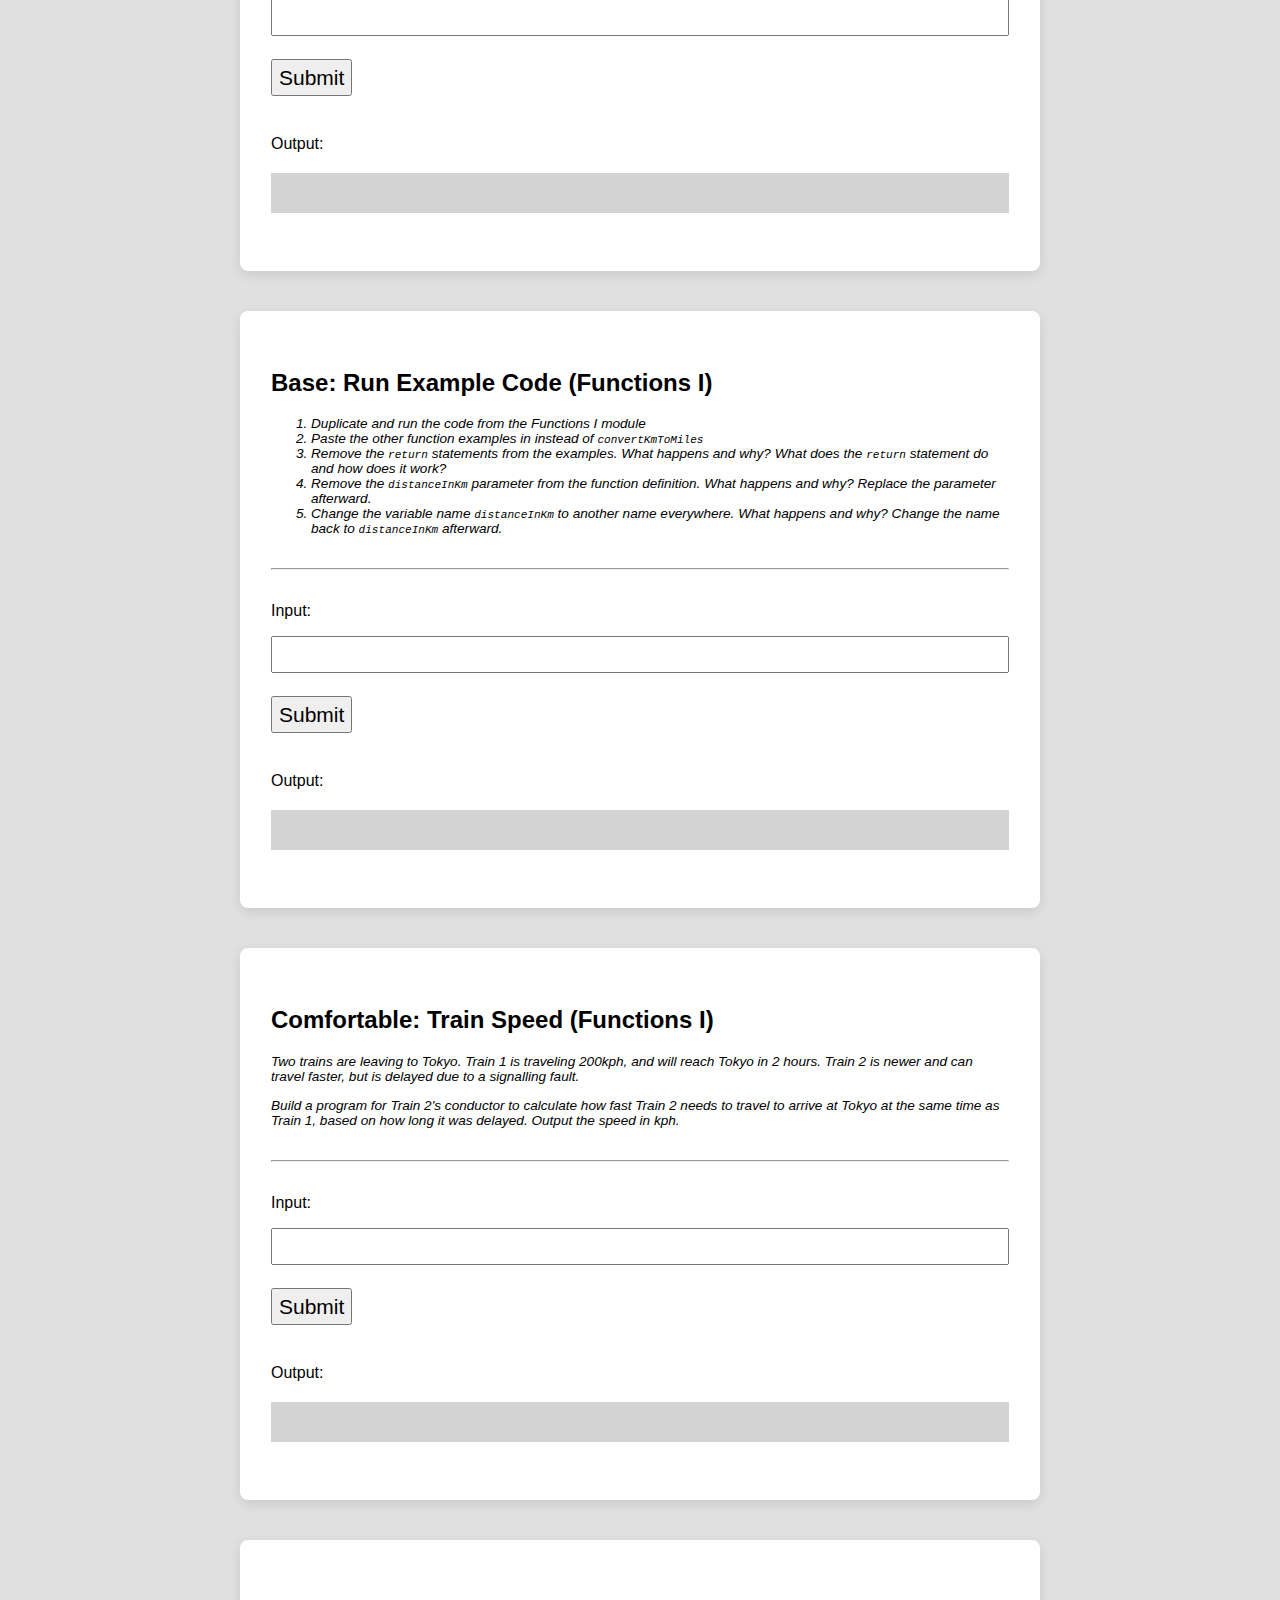
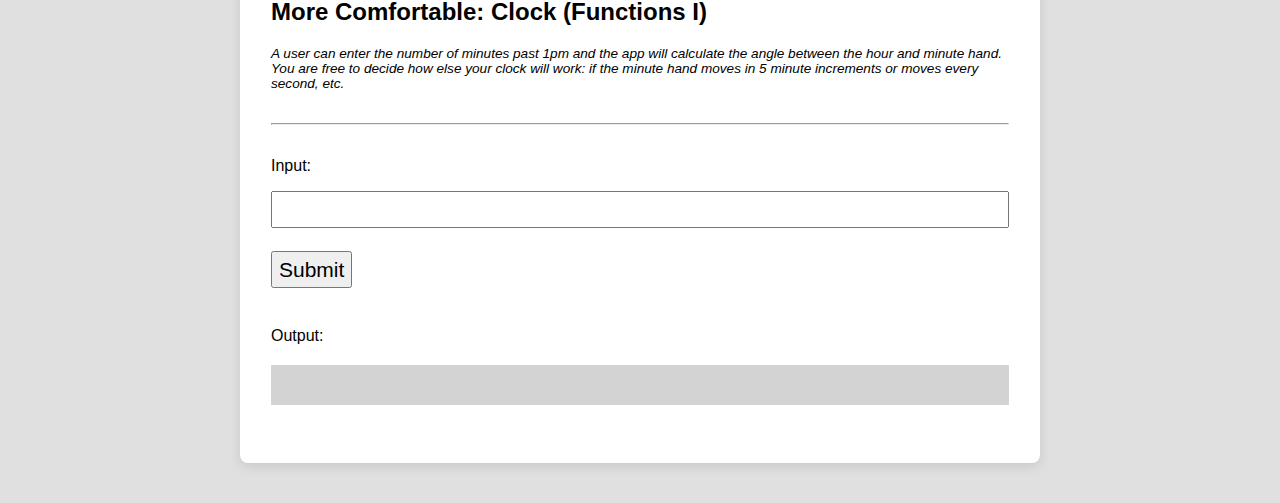
<file: day01-data-manipulation-and-functions/pre-class/index.html>
<!--  All HTML files begin with the following line: -->
<!DOCTYPE html>
<!-- This indicates that the rest of the lines that follow are to be interpreted as HTML. It tells the browser about what document type to expect. -->

<!-- All text enclosed in angled brackets are known as HTML element tags. There are usually, but not always, starting and closing element "tags", each representing a HTML element.
The <html> element is known as the root element of a HTML page. All other elements are encased within it. -->
<html>
  <!-- The <head> element contains meta information about the HTML page, information that is not rendered or displayed by the browser -->
  <head>
    <!-- The meta tag defines meta information in the HTML document. In this case, we are defining the charset. UTF-8 allows us to use emojis in the CodeSandbox environment -->
    <meta charset="UTF-8" />
    <!-- The <title> element specifies a title for the HTML page (which is shown in the browser's title bar or in the page's tab) and is the default name given to a bookmark of a webpage. -->
    <title>Basics</title>
    <!-- The <link> element specifies a relationship between this HTML page and an external resource, namely the styles.css file here. For the syntax '../../' in '../../styles.css', we are referring to the styles.css file (in the main directory) found 2 folders above the current one. In this case, we are linking a stylesheet which is a CSS file containing information relating to the layout and style of the webpage. The syntax within the styles.css file is also referred to as CSS - Cascading Style Sheets. -->
    <link rel="stylesheet" href="../../styles.css" />
  </head>

  <!-- The <body> element defines the document's body, and is a container for all the visible contents that will be rendered by the browser.  -->
  <body>
    <!-- The <nav> tag semantically defines a set of navigation links. It doesn't have many properties different from a <div>, and exists purely for semantic naming. -->
    <nav>
      <!-- The <ul> tag represents an unordered list, where items in the list are rendered on a vertical bulleted list. While we are listing the days of the exercises on this navbar, we are positioning them horizontally without the bullets. This is done using CSS, and you can preview the syntax in styles.css (do a search for "nav ul"). -->
      <ul>
        <li>
          <!-- An <a> tag defines a hyperlink, linking one page to another. The page to link to will be added to the "href" property of the tag. -->
          <a href="../../index.html">Home</a>
        </li>
        <li>
          <!-- An <a> tag defines a hyperlink, linking one page to another. The page to link to will be added to the "href" property of the tag. -->
          <a
            href="../../day01-data-manipulation-and-functions/in-class/index.html"
            >Day 1</a
          >
        </li>
        <li>
          <a
            href="../../day02-if-statements-boolean-operators/in-class/index.html"
            >Day 2</a
          >
        </li>
        <li>
          <a href="../../day03-program-state/in-class/index.html">Day 3</a>
        </li>
        <li>
          <a href="../../day04-loops/in-class/index.html">Day 4</a>
        </li>
        <li>
          <a href="../../day05-mad-libs/in-class/index.html">Day 5</a>
        </li>
        <li>
          <a href="../../day07-moar-cards/in-class/index.html">Day 7</a>
        </li>
        <li class="project">
          <a href="../../project3-blackjack/index.html">Blackjack</a>
        </li>
        <li class="project">
          <a href="../../project2-beat-that/index.html">Beat That!</a>
        </li>
        <li class="project">
          <a href="../../project1-sps/index.html">Scissors Paper Stone</a>
        </li>
      </ul>
    </nav>
    <!-- The <h1> element defines a large heading. There are 6 pre-set header elements, <h1> to <h6> -->
    <h1 id="header">🚀 Basics Day 1: Pre-Class Exercises 🚀</h1>
    <div class="flex justify-content-center">
      <div class="button-group">
        <a href="../pre-class/index.html" class="active button-group-button"
          >Pre-Class</a
        >
        <a href="../in-class/index.html" class="button-group-button"
          >In-Class</a
        >
      </div>
    </div>
    <!-- The <hr> tag represents a horizontal rule. It is used if you want to add line dividers across your page. -->
    <hr />
    <!-- The <div> tag defines a division or a section in an HTML document, and is commonly use as a "container" for nested HTML elements. -->
    <div class="container">
      <h2>Default Template (Our First Program)</h2>
      <!-- The <p> tag defines a paragraph element. -->
      <p>Input:</p>
      <!-- The self-closing <input /> tag represents a field for a user to enter input. -->
      <input id="input-field" />
      <!-- The self-closing <br /> tag represents a line break - a line's worth of spacing before dispalying the next element. -->
      <br />
      <!-- The <button> tag represents.. you guessed it! a button. -->
      <button id="submit-button">Submit</button>
      <p>Output:</p>
      <div class="output-div" id="output-div"></div>
    </div>
    <!-- The <div> tag defines a division or a section in an HTML document, and is commonly use as a "container" for nested HTML elements. -->
    <div class="container">
      <h2>Greeting Program (Our First Program)</h2>
      <div class="instructions-text">
        <p>
          We will now create a program with purpose. The user will type their
          name, and we will use the name to greet them. To do this we'll take
          input and combine it with other strings to generate output.
        </p>
        <p>
          Change your program output to a different message. Make it longer. You
          can even use <code>input</code> more than once, for example, "Hello,
          Susan! Wow, Susan is a great name. Reminds me of this movie star..."
        </p>
      </div>
      <!-- The <hr> tag represents a horizontal rule. It is used if you want to add line dividers across your page. -->
      <hr />
      <!-- The <p> tag defines a paragraph element. -->
      <p>Input:</p>
      <!-- The self-closing <input /> tag represents a field for a user to enter input. -->
      <input id="greeting-input-field" />
      <!-- The self-closing <br /> tag represents a line break - a line's worth of spacing before dispalying the next element. -->
      <br />
      <!-- The <button> tag represents.. you guessed it! a button. -->
      <button id="greeting-submit-button">Submit</button>
      <p>Output:</p>
      <div class="output-div" id="greeting-output-div"></div>
    </div>
    <!-- The <div> tag defines a division or a section in an HTML document, and is commonly use as a "container" for nested HTML elements. -->
    <div class="container">
      <h2>Metric Conversion Program (Our First Program)</h2>
      <div class="instructions-text">
        <p>
          Let's incorporate math operations. The user will now enter a distance
          in kilometres and the program will output the distance in miles. 1 km
          equals 0.62 miles.
        </p>
        <p>
          Change <code>myOutputValue</code> to see the calculation on screen.
        </p>
        <p>
          Try changing <code>distanceInKm</code> to see new conversions. To let
          the user input distances, assign the value of <code>input</code> to
          <code>distanceInKm</code>.
        </p>
      </div>
      <!-- The <hr> tag represents a horizontal rule. It is used if you want to add line dividers across your page. -->
      <hr />
      <!-- The <p> tag defines a paragraph element. -->
      <p>Input:</p>
      <!-- The self-closing <input /> tag represents a field for a user to enter input. -->
      <input id="metric-input-field" />
      <!-- The self-closing <br /> tag represents a line break - a line's worth of spacing before dispalying the next element. -->
      <br />
      <!-- The <button> tag represents.. you guessed it! a button. -->
      <button id="metric-submit-button">Submit</button>
      <p>Output:</p>
      <div class="output-div" id="metric-output-div"></div>
    </div>
    <!-- The <div> tag defines a division or a section in an HTML document, and is commonly use as a "container" for nested HTML elements. -->
    <div class="container">
      <h2>Base: Run Example Code (Functions I)</h2>
      <div class="instructions-text">
        <!-- The <ol> tag represents an ordered list, where items in the list can be ordered numerically. -->
        <ol>
          <!-- The <li> tag represents a list item, which has to be contained in an ordered list (<ol>) or an unordered list (<ul>). -->
          <li>Duplicate and run the code from the Functions I module</li>
          <li>
            Paste the other function examples in instead of
            <code>convertKmToMiles</code>
          </li>
          <li>
            Remove the <code>return</code> statements from the examples. What
            happens and why? What does the <code>return</code> statement do and
            how does it work?
          </li>
          <li>
            Remove the <code>distanceInKm</code> parameter from the function
            definition. What happens and why? Replace the parameter afterward.
          </li>
          <li>
            Change the variable name <code>distanceInKm</code> to another name
            everywhere. What happens and why? Change the name back to
            <code>distanceInKm</code> afterward.
          </li>
        </ol>
      </div>
      <!-- The <hr> tag represents a horizontal rule. It is used if you want to add line dividers across your page. -->
      <hr />
      <!-- The <p> tag defines a paragraph element. -->
      <p>Input:</p>
      <!-- The self-closing <input /> tag represents a field for a user to enter input. -->
      <input id="functions-example-input-field" />
      <!-- The self-closing <br /> tag represents a line break - a line's worth of spacing before dispalying the next element. -->
      <br />
      <!-- The <button> tag represents.. you guessed it! a button. -->
      <button id="functions-example-submit-button">Submit</button>
      <p>Output:</p>
      <div class="output-div" id="functions-example-output-div"></div>
    </div>
    <div class="container">
      <h2>Comfortable: Train Speed (Functions I)</h2>
      <div class="instructions-text">
        <p>
          Two trains are leaving to Tokyo. Train 1 is traveling 200kph, and will
          reach Tokyo in 2 hours. Train 2 is newer and can travel faster, but is
          delayed due to a signalling fault.
        </p>
        <p>
          Build a program for Train 2's conductor to calculate how fast Train 2
          needs to travel to arrive at Tokyo at the same time as Train 1, based
          on how long it was delayed. Output the speed in kph.
        </p>
      </div>
      <!-- The <hr> tag represents a horizontal rule. It is used if you want to add line dividers across your page. -->
      <hr />
      <!-- The <p> tag defines a paragraph element. -->
      <p>Input:</p>
      <!-- The self-closing <input /> tag represents a field for a user to enter input. -->
      <input id="train-speed-input-field" />
      <!-- The self-closing <br /> tag represents a line break - a line's worth of spacing before dispalying the next element. -->
      <br />
      <!-- The <button> tag represents.. you guessed it! a button. -->
      <button id="train-speed-submit-button">Submit</button>
      <p>Output:</p>
      <div class="output-div" id="train-speed-output-div"></div>
    </div>
    <div class="container">
      <h2>More Comfortable: Clock (Functions I)</h2>
      <div class="instructions-text">
        <p>
          A user can enter the number of minutes past 1pm and the app will
          calculate the angle between the hour and minute hand. You are free to
          decide how else your clock will work: if the minute hand moves in 5
          minute increments or moves every second, etc.
        </p>
      </div>
      <!-- The <hr> tag represents a horizontal rule. It is used if you want to add line dividers across your page. -->
      <hr />
      <!-- The <p> tag defines a paragraph element. -->
      <p>Input:</p>
      <!-- The self-closing <input /> tag represents a field for a user to enter input. -->
      <input id="clock-input-field" />
      <!-- The self-closing <br /> tag represents a line break - a line's worth of spacing before dispalying the next element. -->
      <br />
      <!-- The <button> tag represents.. you guessed it! a button. -->
      <button id="clock-submit-button">Submit</button>
      <p>Output:</p>
      <div class="output-div" id="clock-output-div"></div>
    </div>
    <!-- Everything below this is incorporating JavaScript programming logic into the webpage. -->
    <!-- The script tag encloses JavaScript syntax for the browser to interpret programtically -->
    <!-- The following line imports all code written in the script.js file -->
    <script src="script.js"></script>
    <!-- Define button click functionality -->
    <script>
      // Declare and define variables that represents the Submit Button for each exercise
      var button = document.querySelector("#submit-button");
      var greetingButton = document.querySelector("#greeting-submit-button");
      var metricButton = document.querySelector("#metric-submit-button");
      var functionsExampleButton = document.querySelector(
        "#functions-example-submit-button"
      );
      var trainSpeedButton = document.querySelector(
        "#train-speed-submit-button"
      );
      var clockButton = document.querySelector("#clock-submit-button");

      // When the submit button is clicked, access the text entered by the user in the input field
      // And pass it as an input parameter to the main function as defined in script.js
      button.addEventListener("click", function () {
        // Set result to input value
        var input = document.querySelector("#input-field");
        // Store the output of main() in a new variable
        var result = main(input.value);

        // Display result in output element
        var output = document.querySelector("#output-div");
        output.innerHTML = result;

        // Reset input value
        input.value = "";
      });

      greetingButton.addEventListener("click", function () {
        // Set result to input value
        var input = document.querySelector("#greeting-input-field");
        // Store the output of the main function in a new variable
        var result = greetingMain(input.value);

        // Display result in output element
        var output = document.querySelector("#greeting-output-div");
        output.innerHTML = result;

        // Reset input value
        input.value = "";
      });

      metricButton.addEventListener("click", function () {
        // Set result to input value
        var input = document.querySelector("#metric-input-field");
        // Store the output of the main function in a new variable
        var result = metricMain(input.value);

        // Display result in output element
        var output = document.querySelector("#metric-output-div");
        output.innerHTML = result;

        // Reset input value
        input.value = "";
      });

      functionsExampleButton.addEventListener("click", function () {
        // Set result to input value
        var input = document.querySelector("#functions-example-input-field");
        // Store the output of the main function in a new variable
        var result = functionsExampleMain(input.value);

        // Display result in output element
        var output = document.querySelector("#functions-example-output-div");
        output.innerHTML = result;

        // Reset input value
        input.value = "";
      });

      trainSpeedButton.addEventListener("click", function () {
        // Set result to input value
        var input = document.querySelector("#train-speed-input-field");
        // Store the output of the main function in a new variable
        var result = trainSpeedMain(input.value);

        // Display result in output element
        var output = document.querySelector("#train-speed-output-div");
        output.innerHTML = result;

        // Reset input value
        input.value = "";
      });

      clockButton.addEventListener("click", function () {
        // Set result to input value
        var input = document.querySelector("#clock-input-field");
        // Store the output of the main function in a new variable
        var result = clockMain(input.value);

        // Display result in output element
        var output = document.querySelector("#clock-output-div");
        output.innerHTML = result;

        // Reset input value
        input.value = "";
      });
    </script>
  </body>
</html>
</file>
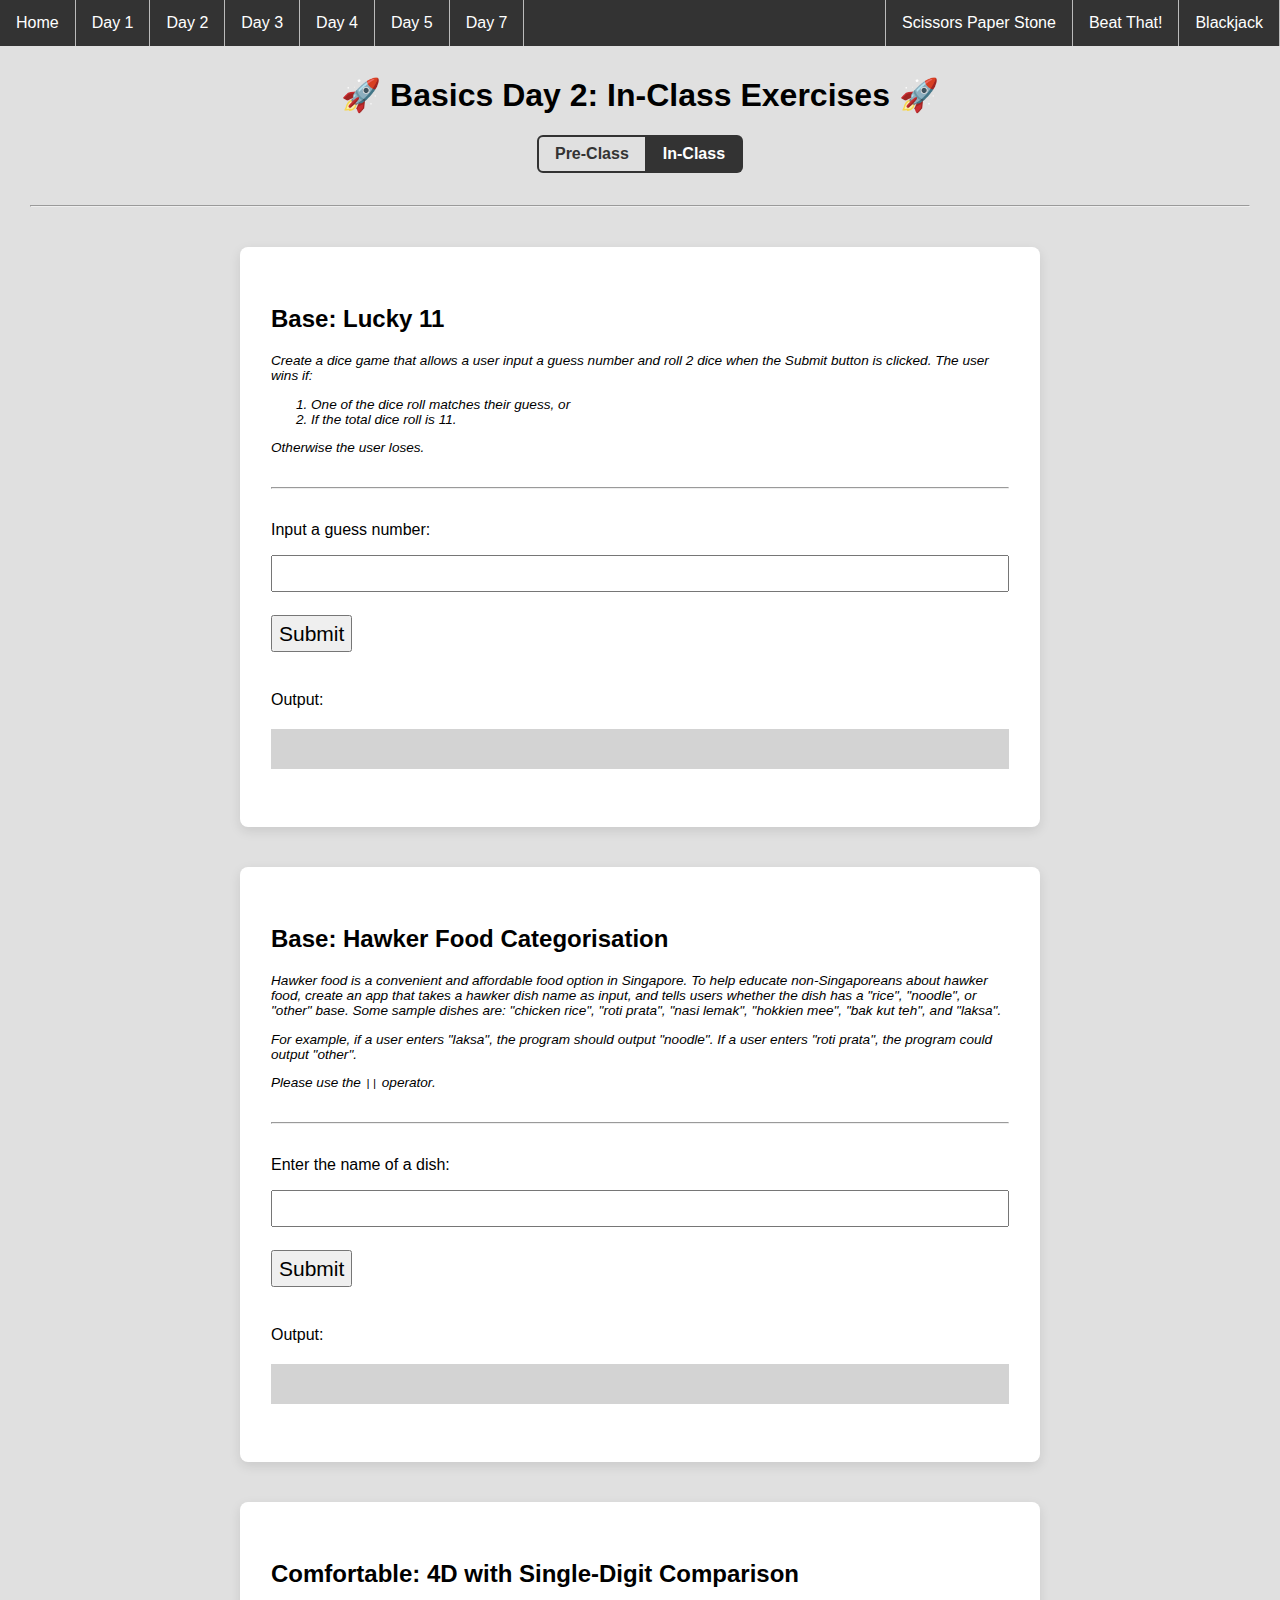
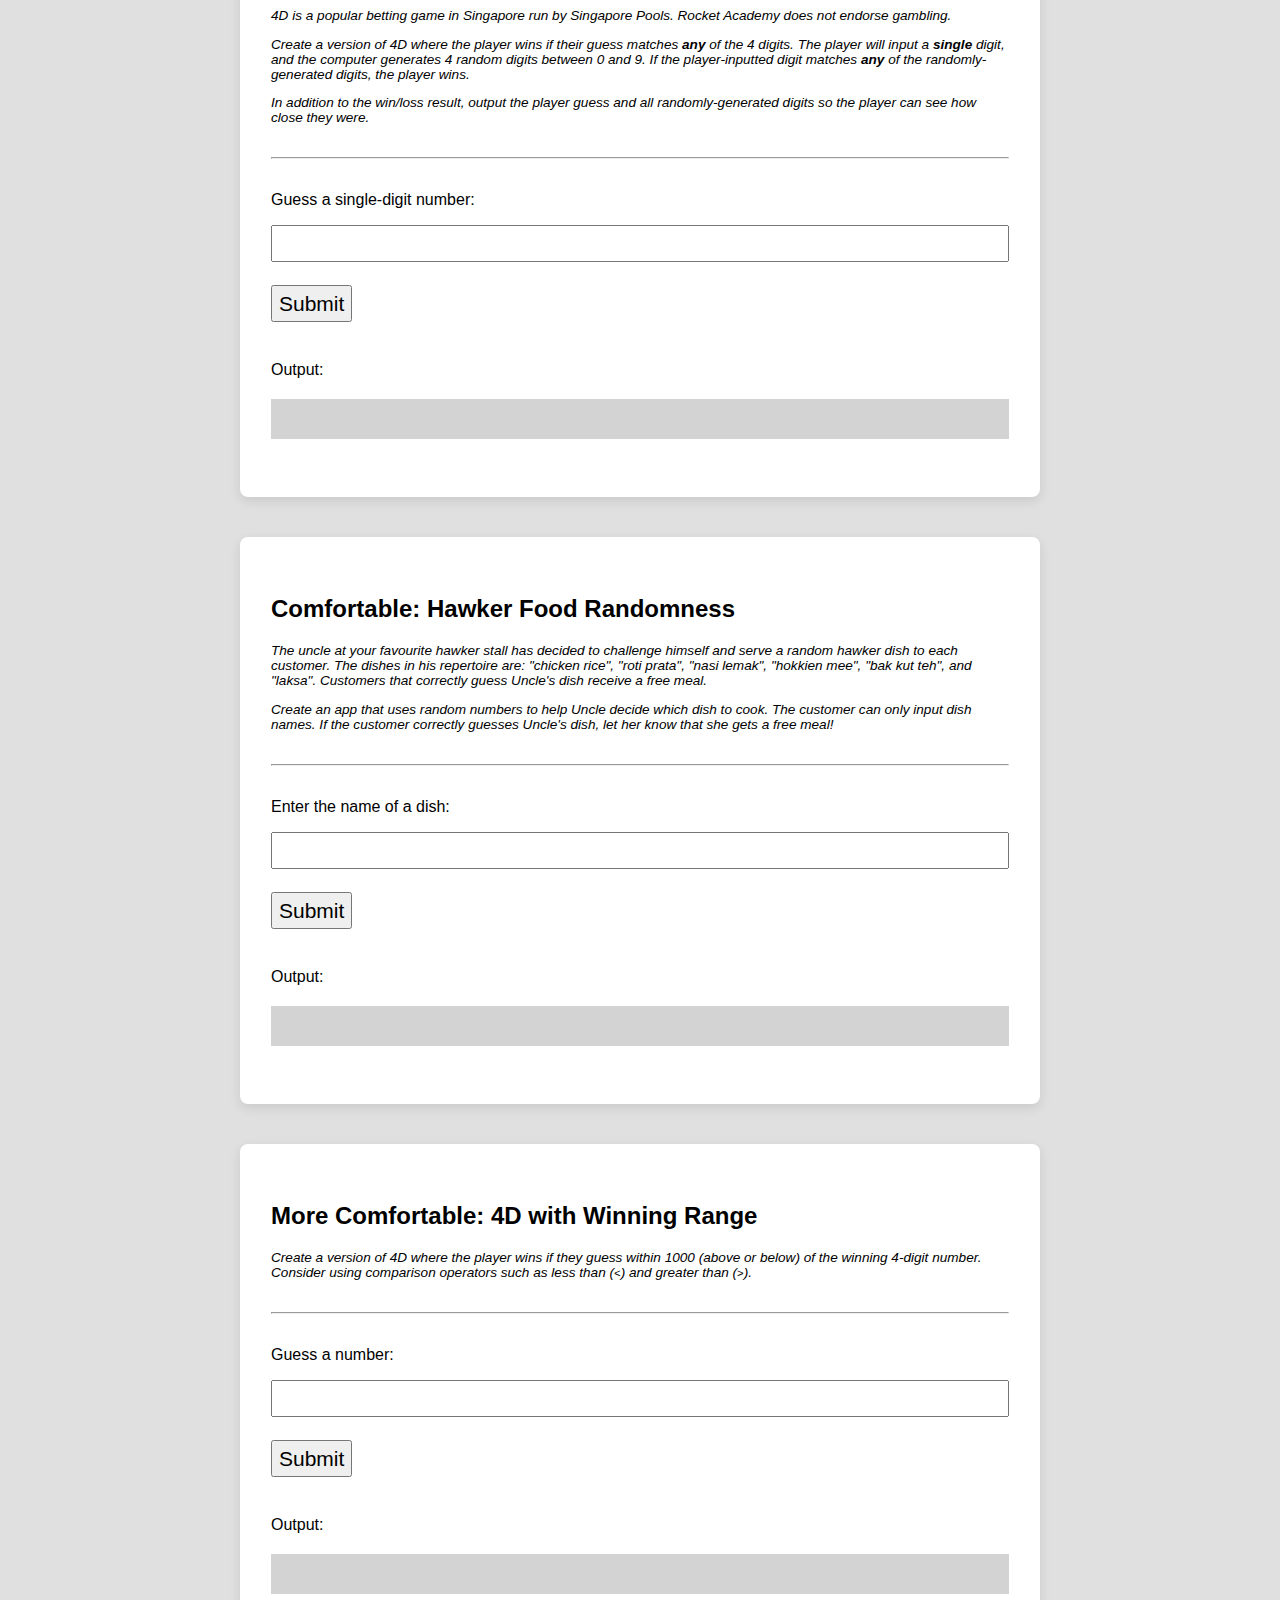
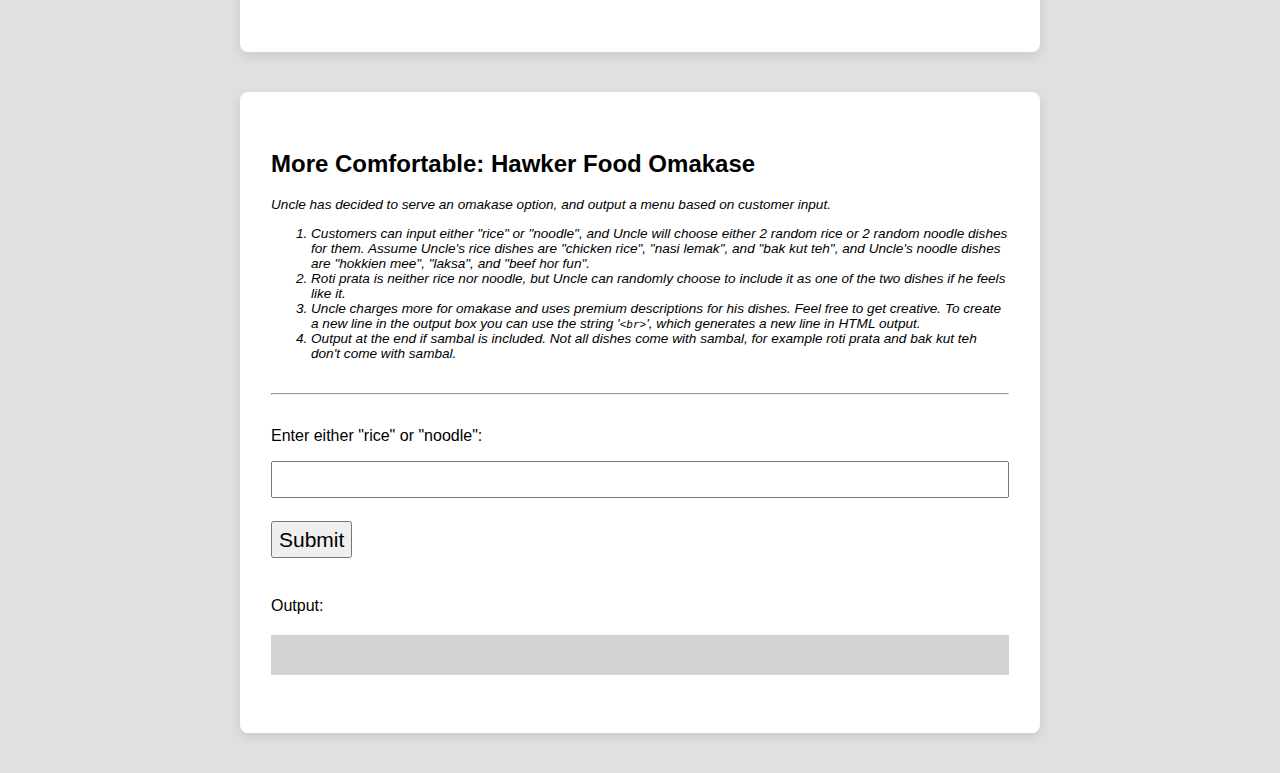
<file: day02-if-statements-boolean-operators/in-class/index.html>
<!--  All HTML files begin with the following line: -->
<!DOCTYPE html>
<!-- This indicates that the rest of the lines that follow are to be interpreted as HTML. It tells the browser about what document type to expect. -->

<!-- All text enclosed in angled brackets are known as HTML element tags. There are usually, but not always, starting and closing element "tags", each representing a HTML element.
The <html> element is known as the root element of a HTML page. All other elements are encased within it. -->
<html>
  <!-- The <head> element contains meta information about the HTML page, information that is not rendered or displayed by the browser -->
  <head>
    <!-- The meta tag defines meta information in the HTML document. In this case, we are defining the charset. UTF-8 allows us to use emojis in the CodeSandbox environment -->
    <meta charset="UTF-8" />
    <!-- The <title> element specifies a title for the HTML page (which is shown in the browser's title bar or in the page's tab) and is the default name given to a bookmark of a webpage. -->
    <title>Basics</title>
    <!-- The <link> element specifies a relationship between this HTML page and an external resource, namely the styles.css file here. For the syntax '../../' in '../../styles.css', we are referring to the styles.css file (in the main directory) found 2 folders above the current one. In this case, we are linking a stylesheet which is a CSS file containing information relating to the layout and style of the webpage. The syntax within the styles.css file is also referred to as CSS - Cascading Style Sheets. -->
    <link rel="stylesheet" href="../../styles.css" />
  </head>

  <!-- The <body> element defines the document's body, and is a container for all the visible contents that will be rendered by the browser.  -->
  <body>
    <!-- The <nav> tag semantically defines a set of navigation links. It doesn't have many properties different from a <div>, and exists purely for semantic naming. -->
    <nav>
      <!-- The <ul> tag represents an unordered list, where items in the list are rendered on a vertical bulleted list. While we are listing the days of the exercises on this navbar, we are positioning them horizontally without the bullets. This is done using CSS, and you can preview the syntax in styles.css (do a search for "nav ul"). -->
      <ul>
        <li>
          <!-- An <a> tag defines a hyperlink, linking one page to another. The page to link to will be added to the "href" property of the tag. -->
          <a href="../../index.html">Home</a>
        </li>
        <li>
          <!-- An <a> tag defines a hyperlink, linking one page to another. The page to link to will be added to the "href" property of the tag. -->
          <a
            href="../../day01-data-manipulation-and-functions/in-class/index.html"
            >Day 1</a
          >
        </li>
        <li>
          <a
            href="../../day02-if-statements-boolean-operators/in-class/index.html"
            >Day 2</a
          >
        </li>
        <li>
          <a href="../../day03-program-state/in-class/index.html">Day 3</a>
        </li>
        <li>
          <a href="../../day04-loops/in-class/index.html">Day 4</a>
        </li>
        <li>
          <a href="../../day05-mad-libs/in-class/index.html">Day 5</a>
        </li>
        <li>
          <a href="../../day07-moar-cards/in-class/index.html">Day 7</a>
        </li>
        <li class="project">
          <a href="../../project3-blackjack/index.html">Blackjack</a>
        </li>
        <li class="project">
          <a href="../../project2-beat-that/index.html">Beat That!</a>
        </li>
        <li class="project">
          <a href="../../project1-sps/index.html">Scissors Paper Stone</a>
        </li>
      </ul>
    </nav>
    <!-- The <h1> element defines a large heading. There are 6 pre-set header elements, <h1> to <h6> -->
    <h1 id="header">🚀 Basics Day 2: In-Class Exercises 🚀</h1>
    <div class="flex justify-content-center">
      <div class="button-group">
        <a href="../pre-class/index.html" class="button-group-button"
          >Pre-Class</a
        >
        <a href="../in-class/index.html" class="active button-group-button"
          >In-Class</a
        >
      </div>
    </div>
    <!-- The <hr> tag represents a horizontal rule. It is used if you want to add line dividers across your page. -->
    <hr />
    <!-- The <div> tag defines a division or a section in an HTML document, and is commonly use as a "container" for nested HTML elements. -->
    <div class="container">
      <h2>Base: Lucky 11</h2>
      <div class="instructions-text">
        <p>
          Create a dice game that allows a user input a guess number and roll 2
          dice when the Submit button is clicked. The user wins if:
        </p>
        <!-- The <ol> tag represents an ordered list, where items in the list can be ordered numerically. -->
        <ol>
          <!-- The <li> tag represents a list item, which has to be contained in an ordered list (<ol>) or an unordered list (<ul>). -->
          <li>One of the dice roll matches their guess, or</li>
          <li>If the total dice roll is 11.</li>
        </ol>
        <p>Otherwise the user loses.</p>
      </div>
      <!-- The <hr> tag represents a horizontal rule. It is used if you want to add line dividers across your page. -->
      <hr />
      <!-- The <p> tag defines a paragraph element. -->
      <p>Input a guess number:</p>
      <!-- The self-closing <input /> tag represents a field for a user to enter input. -->
      <input id="lucky-11-input-field" />
      <!-- The self-closing <br /> tag represents a line break - a line's worth of spacing before dispalying the next element. -->
      <br />
      <!-- The <button> tag represents.. you guessed it! a button. -->
      <button id="lucky-11-submit-button">Submit</button>
      <p>Output:</p>
      <div class="output-div" id="lucky-11-output-div"></div>
    </div>
    <!-- The <div> tag defines a division or a section in an HTML document, and is commonly use as a "container" for nested HTML elements. -->
    <div class="container">
      <h2>Base: Hawker Food Categorisation</h2>
      <div class="instructions-text">
        <p>
          Hawker food is a convenient and affordable food option in Singapore.
          To help educate non-Singaporeans about hawker food, create an app that
          takes a hawker dish name as input, and tells users whether the dish
          has a "rice", "noodle", or "other" base. Some sample dishes are:
          "chicken rice", "roti prata", "nasi lemak", "hokkien mee", "bak kut
          teh", and "laksa".
        </p>
        <p>
          For example, if a user enters "laksa", the program should output
          "noodle". If a user enters "roti prata", the program could output
          "other".
        </p>
        <p>Please use the <code>||</code> operator.</p>
      </div>
      <!-- The <hr> tag represents a horizontal rule. It is used if you want to add line dividers across your page. -->
      <hr />
      <!-- The <p> tag defines a paragraph element. -->
      <p>Enter the name of a dish:</p>
      <!-- The self-closing <input /> tag represents a field for a user to enter input. -->
      <input id="hawker-food-categorisation-input-field" />
      <!-- The self-closing <br /> tag represents a line break - a line's worth of spacing before dispalying the next element. -->
      <br />
      <!-- The <button> tag represents.. you guessed it! a button. -->
      <button id="hawker-food-categorisation-submit-button">Submit</button>
      <p>Output:</p>
      <div class="output-div" id="hawker-food-categorisation-output-div"></div>
    </div>
    <!-- The <div> tag defines a division or a section in an HTML document, and is commonly use as a "container" for nested HTML elements. -->
    <div class="container">
      <h2>Comfortable: 4D with Single-Digit Comparison</h2>
      <div class="instructions-text">
        <p>
          4D is a popular betting game in Singapore run by Singapore Pools.
          Rocket Academy does not endorse gambling.
        </p>
        <p>
          Create a version of 4D where the player wins if their guess matches
          <strong>any</strong> of the 4 digits. The player will input a
          <strong>single</strong> digit, and the computer generates 4 random
          digits between 0 and 9. If the player-inputted digit matches
          <strong>any</strong> of the randomly-generated digits, the player
          wins.
        </p>
        <p>
          In addition to the win/loss result, output the player guess and all
          randomly-generated digits so the player can see how close they were.
        </p>
      </div>
      <!-- The <hr> tag represents a horizontal rule. It is used if you want to add line dividers across your page. -->
      <hr />
      <!-- The <p> tag defines a paragraph element. -->
      <p>Guess a single-digit number:</p>
      <!-- The self-closing <input /> tag represents a field for a user to enter input. -->
      <input id="four-d-single-digit-input-field" />
      <!-- The self-closing <br /> tag represents a line break - a line's worth of spacing before dispalying the next element. -->
      <br />
      <!-- The <button> tag represents.. you guessed it! a button. -->
      <button id="four-d-single-digit-submit-button">Submit</button>
      <p>Output:</p>
      <div class="output-div" id="four-d-single-digit-output-div"></div>
    </div>
    <!-- The <div> tag defines a division or a section in an HTML document, and is commonly use as a "container" for nested HTML elements. -->
    <div class="container">
      <h2>Comfortable: Hawker Food Randomness</h2>
      <div class="instructions-text">
        <p>
          The uncle at your favourite hawker stall has decided to challenge
          himself and serve a random hawker dish to each customer. The dishes in
          his repertoire are: "chicken rice", "roti prata", "nasi lemak",
          "hokkien mee", "bak kut teh", and "laksa". Customers that correctly
          guess Uncle's dish receive a free meal.
        </p>
        <p>
          Create an app that uses random numbers to help Uncle decide which dish
          to cook. The customer can only input dish names. If the customer
          correctly guesses Uncle's dish, let her know that she gets a free
          meal!
        </p>
      </div>
      <!-- The <hr> tag represents a horizontal rule. It is used if you want to add line dividers across your page. -->
      <hr />
      <!-- The <p> tag defines a paragraph element. -->
      <p>Enter the name of a dish:</p>
      <!-- The self-closing <input /> tag represents a field for a user to enter input. -->
      <input id="hawker-food-randomness-input-field" />
      <!-- The self-closing <br /> tag represents a line break - a line's worth of spacing before dispalying the next element. -->
      <br />
      <!-- The <button> tag represents.. you guessed it! a button. -->
      <button id="hawker-food-randomness-submit-button">Submit</button>
      <p>Output:</p>
      <div class="output-div" id="hawker-food-randomness-output-div"></div>
    </div>
    <!-- The <div> tag defines a division or a section in an HTML document, and is commonly use as a "container" for nested HTML elements. -->
    <div class="container">
      <h2>More Comfortable: 4D with Winning Range</h2>
      <div class="instructions-text">
        <p>
          Create a version of 4D where the player wins if they guess within 1000
          (above or below) of the winning 4-digit number. Consider using
          comparison operators such as less than (<code>&lt;</code>) and greater
          than (<code>&gt;</code>).
        </p>
      </div>
      <!-- The <hr> tag represents a horizontal rule. It is used if you want to add line dividers across your page. -->
      <hr />
      <!-- The <p> tag defines a paragraph element. -->
      <p>Guess a number:</p>
      <!-- The self-closing <input /> tag represents a field for a user to enter input. -->
      <input id="four-d-winning-range-input-field" />
      <!-- The self-closing <br /> tag represents a line break - a line's worth of spacing before dispalying the next element. -->
      <br />
      <!-- The <button> tag represents.. you guessed it! a button. -->
      <button id="four-d-winning-range-submit-button">Submit</button>
      <p>Output:</p>
      <div class="output-div" id="four-d-winning-range-output-div"></div>
    </div>
    <!-- The <div> tag defines a division or a section in an HTML document, and is commonly use as a "container" for nested HTML elements. -->
    <div class="container">
      <h2>More Comfortable: Hawker Food Omakase</h2>
      <div class="instructions-text">
        <p>
          Uncle has decided to serve an omakase option, and output a menu based
          on customer input.
        </p>
        <!-- The <ol> tag represents an ordered list, where items in the list can be ordered numerically. -->
        <ol>
          <!-- The <li> tag represents a list item, which has to be contained in an ordered list (<ol>) or an unordered list (<ul>). -->
          <li>
            Customers can input either "rice" or "noodle", and Uncle will choose
            either 2 random rice or 2 random noodle dishes for them. Assume
            Uncle's rice dishes are "chicken rice", "nasi lemak", and "bak kut
            teh", and Uncle's noodle dishes are "hokkien mee", "laksa", and
            "beef hor fun".
          </li>
          <li>
            Roti prata is neither rice nor noodle, but Uncle can randomly choose
            to include it as one of the two dishes if he feels like it.
          </li>
          <li>
            Uncle charges more for omakase and uses premium descriptions for his
            dishes. Feel free to get creative. To create a new line in the
            output box you can use the string '<code>&lt;br&gt;</code>', which
            generates a new line in HTML output.
          </li>
          <li>
            Output at the end if sambal is included. Not all dishes come with
            sambal, for example roti prata and bak kut teh don't come with
            sambal.
          </li>
        </ol>
      </div>
      <!-- The <hr> tag represents a horizontal rule. It is used if you want to add line dividers across your page. -->
      <hr />
      <!-- The <p> tag defines a paragraph element. -->
      <p>Enter either "rice" or "noodle":</p>
      <!-- The self-closing <input /> tag represents a field for a user to enter input. -->
      <input id="hawker-food-omakase-input-field" />
      <!-- The self-closing <br /> tag represents a line break - a line's worth of spacing before dispalying the next element. -->
      <br />
      <!-- The <button> tag represents.. you guessed it! a button. -->
      <button id="hawker-food-omakase-submit-button">Submit</button>
      <p>Output:</p>
      <div class="output-div" id="hawker-food-omakase-output-div"></div>
    </div>
    <!-- Everything below this is incorporating JavaScript programming logic into the webpage. -->
    <!-- The script tag encloses JavaScript syntax for the browser to interpret programtically -->
    <!-- The following line imports all code written in the script.js file -->
    <script src="script.js"></script>
    <!-- Define button click functionality -->
    <script>
      // Declare and define variables that represents the Submit Button for each exercise
      var lucky11Button = document.querySelector("#lucky-11-submit-button");
      var hawkerFoodCategorisationButton = document.querySelector(
        "#hawker-food-categorisation-submit-button"
      );
      var fourDSingleDigitButton = document.querySelector(
        "#four-d-single-digit-submit-button"
      );
      var hawkerFoodRandomnessButton = document.querySelector(
        "#hawker-food-randomness-submit-button"
      );
      var fourDWinningRangeButton = document.querySelector(
        "#four-d-winning-range-submit-button"
      );
      var hawkerFoodOmakaseButton = document.querySelector(
        "#hawker-food-omakase-submit-button"
      );

      // When the submit button is clicked, access the text entered by the user in the corresponding input field for the exercise
      // And pass it as an input parameter to the various main function(s) as defined in script.js
      lucky11Button.addEventListener("click", function () {
        // Set result to input value
        var input = document.querySelector("#lucky-11-input-field");
        // Store the output of the main function in a new variable
        var result = lucky11Main(input.value);

        // Display result in output element
        var output = document.querySelector("#lucky-11-output-div");
        output.innerHTML = result;

        // Reset input value
        input.value = "";
      });

      hawkerFoodCategorisationButton.addEventListener("click", function () {
        // Set result to input value
        var input = document.querySelector(
          "#hawker-food-categorisation-input-field"
        );
        // Store the output of the main function in a new variable
        var result = hawkerFoodCategorisationMain(input.value);

        // Display result in output element
        var output = document.querySelector(
          "#hawker-food-categorisation-output-div"
        );
        output.innerHTML = result;

        // Reset input value
        input.value = "";
      });

      fourDSingleDigitButton.addEventListener("click", function () {
        // Set result to input value
        var input = document.querySelector("#four-d-single-digit-input-field");
        // Store the output of the main function in a new variable
        var result = fourDSingleDigitMain(input.value);

        // Display result in output element
        var output = document.querySelector("#four-d-single-digit-output-div");
        output.innerHTML = result;

        // Reset input value
        input.value = "";
      });

      hawkerFoodRandomnessButton.addEventListener("click", function () {
        // Set result to input value
        var input = document.querySelector(
          "#hawker-food-randomness-input-field"
        );
        // Store the output of the main function in a new variable
        var result = hawkerFoodRandomnessMain(input.value);

        // Display result in output element
        var output = document.querySelector(
          "#hawker-food-randomness-output-div"
        );
        output.innerHTML = result;

        // Reset input value
        input.value = "";
      });

      fourDWinningRangeButton.addEventListener("click", function () {
        // Set result to input value
        var input = document.querySelector("#four-d-winning-range-input-field");
        // Store the output of the main function in a new variable
        var result = fourDWinningRangeMain(input.value);

        // Display result in output element
        var output = document.querySelector("#four-d-winning-range-output-div");
        output.innerHTML = result;

        // Reset input value
        input.value = "";
      });

      hawkerFoodOmakaseButton.addEventListener("click", function () {
        // Set result to input value
        var input = document.querySelector("#hawker-food-omakase-input-field");
        // Store the output of the main function in a new variable
        var result = hawkerFoodOmakaseMain(input.value);

        // Display result in output element
        var output = document.querySelector("#hawker-food-omakase-output-div");
        output.innerHTML = result;

        // Reset input value
        input.value = "";
      });
    </script>
  </body>
</html>
</file>
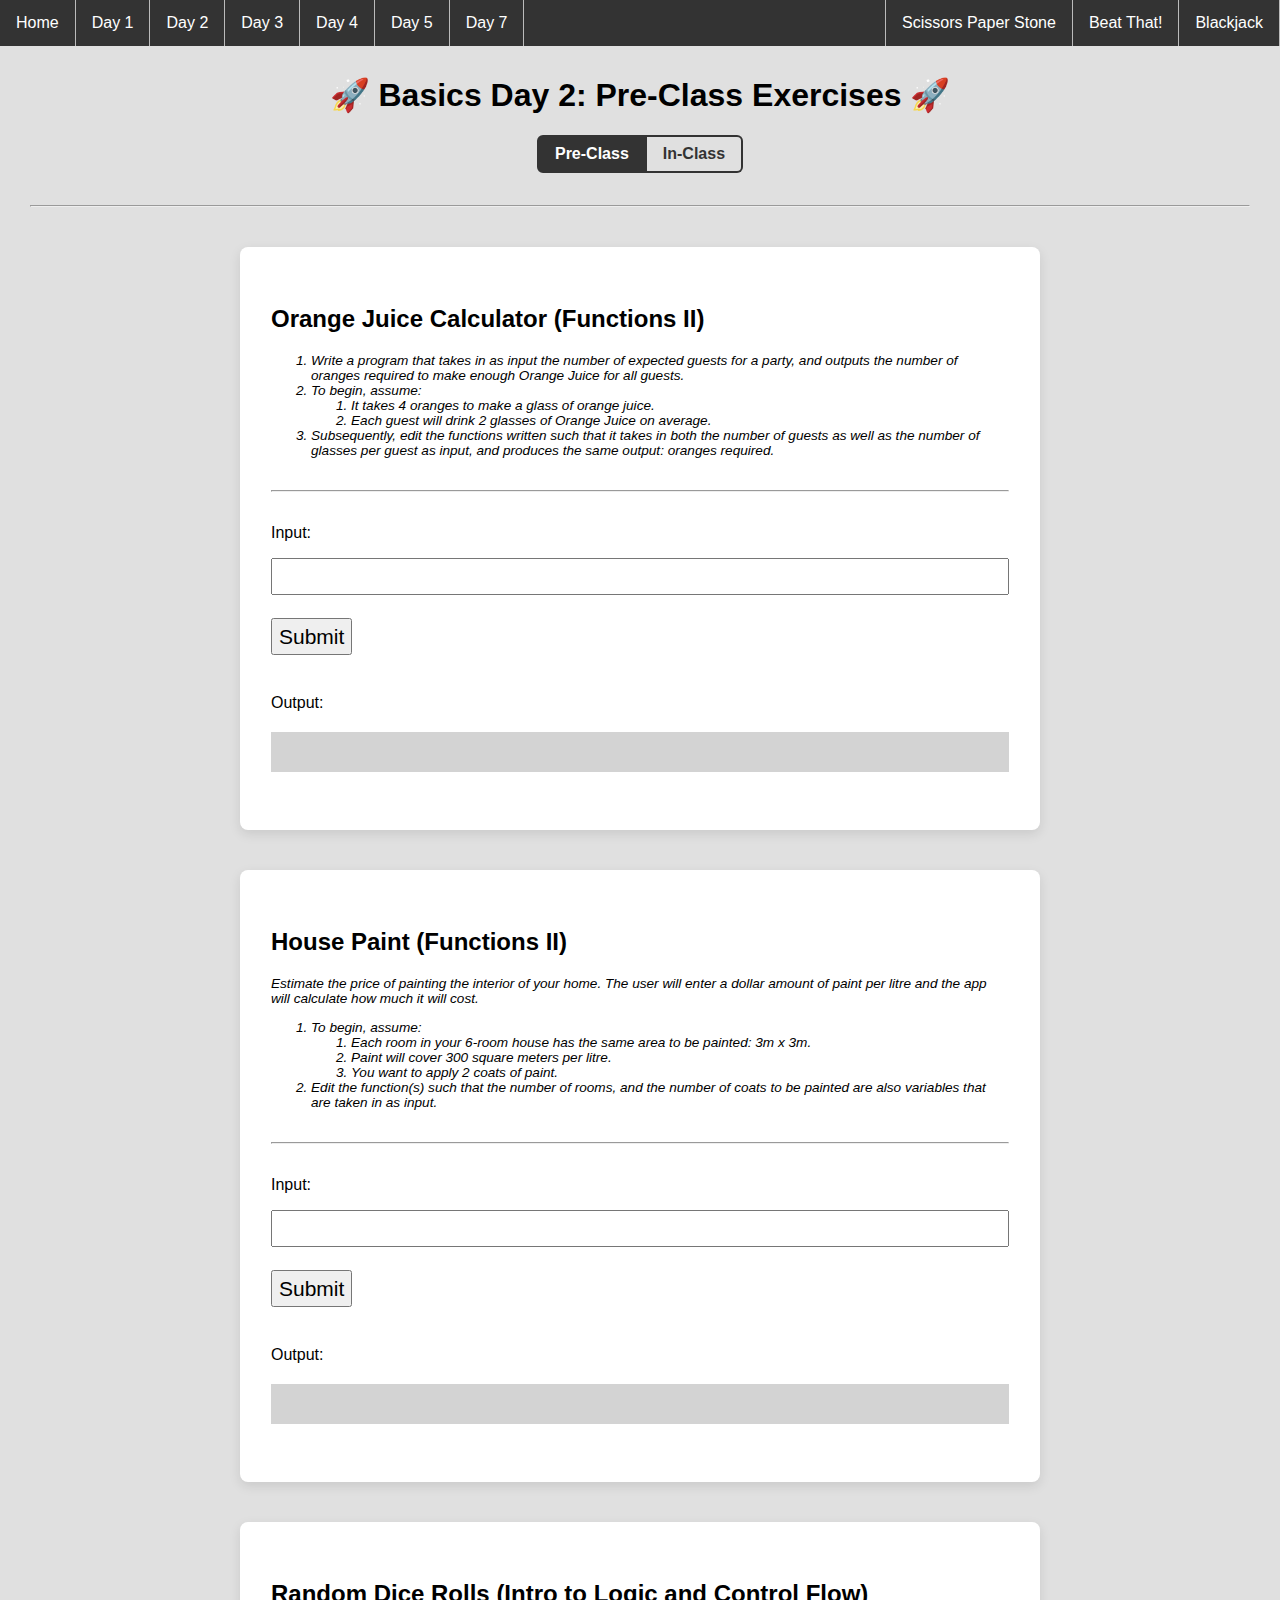
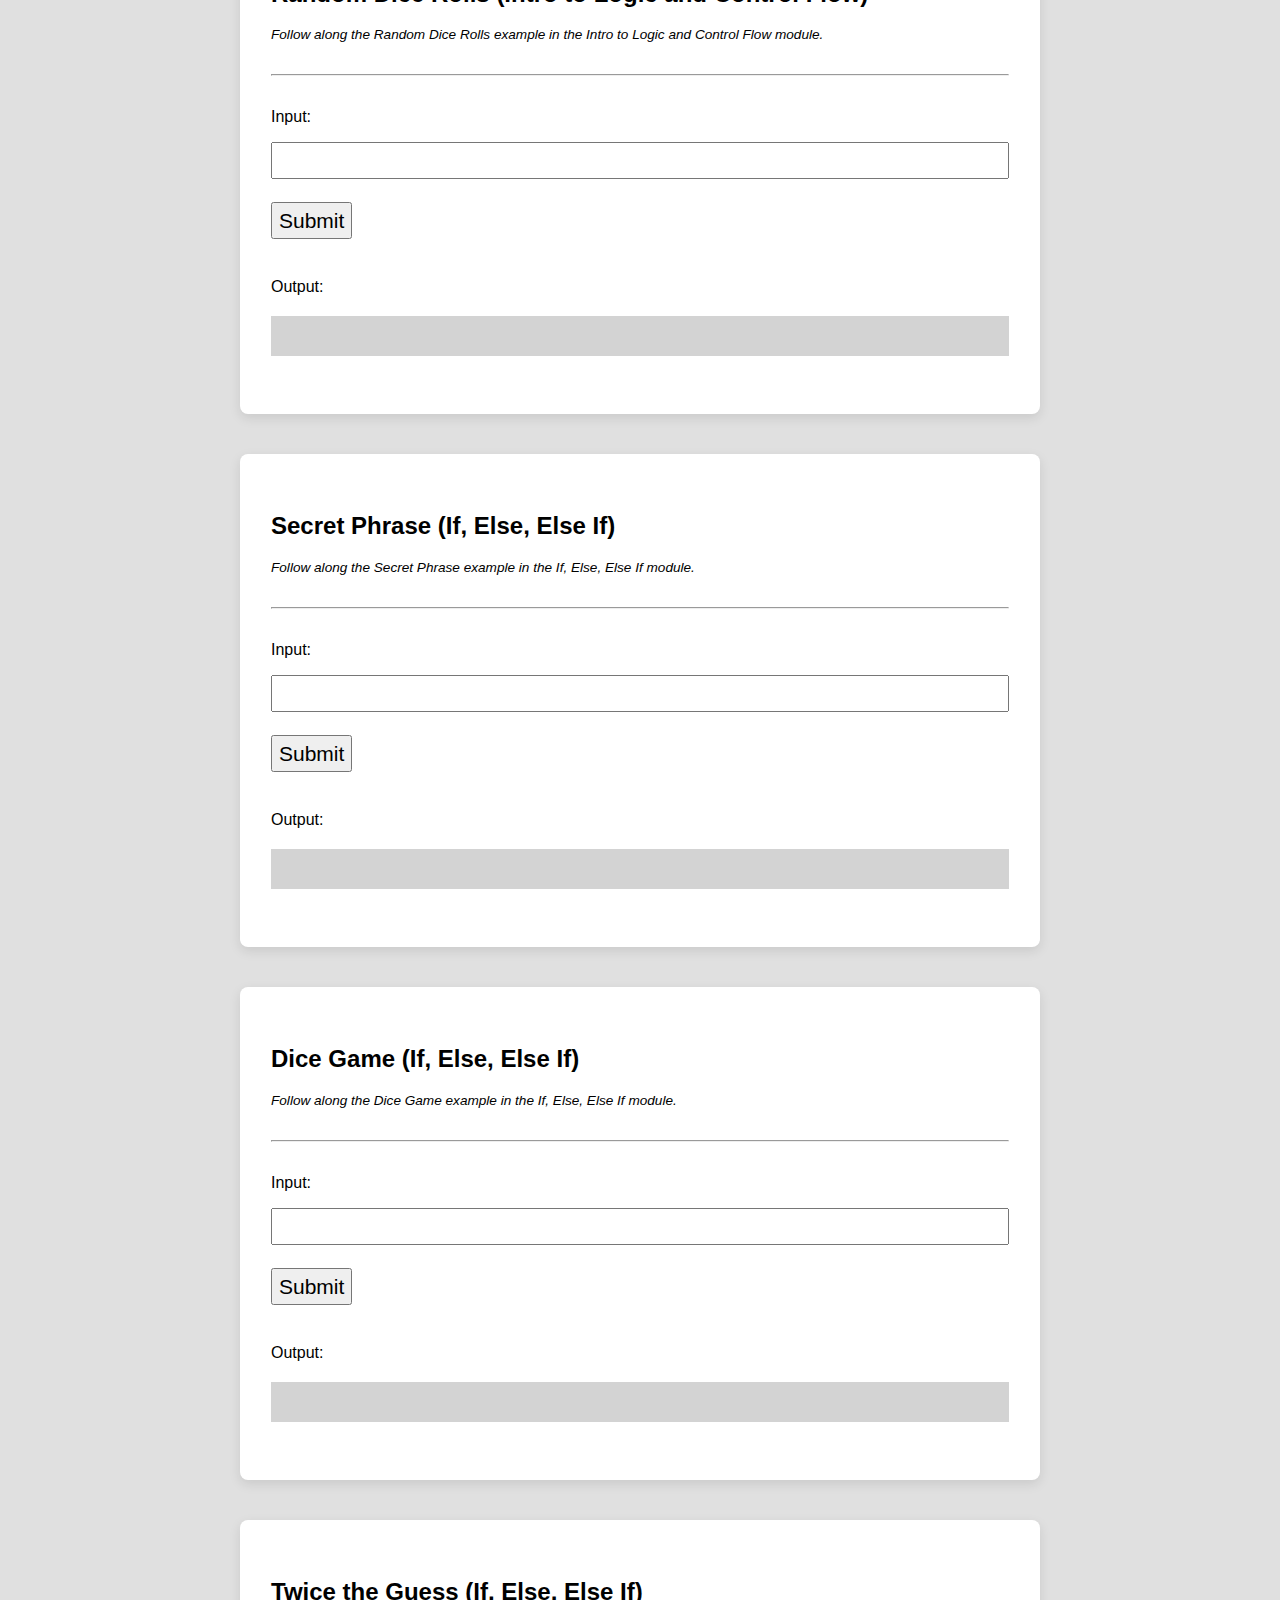
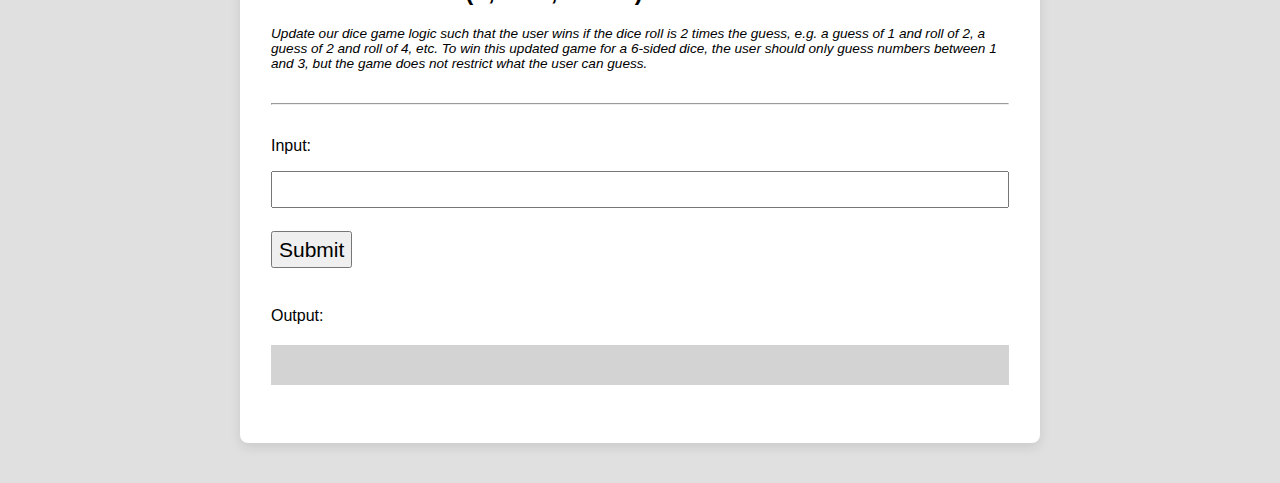
<file: day02-if-statements-boolean-operators/pre-class/index.html>
<!--  All HTML files begin with the following line: -->
<!DOCTYPE html>
<!-- This indicates that the rest of the lines that follow are to be interpreted as HTML. It tells the browser about what document type to expect. -->

<!-- All text enclosed in angled brackets are known as HTML element tags. There are usually, but not always, starting and closing element "tags", each representing a HTML element.
The <html> element is known as the root element of a HTML page. All other elements are encased within it. -->
<html>
  <!-- The <head> element contains meta information about the HTML page, information that is not rendered or displayed by the browser -->
  <head>
    <!-- The meta tag defines meta information in the HTML document. In this case, we are defining the charset. UTF-8 allows us to use emojis in the CodeSandbox environment -->
    <meta charset="UTF-8" />
    <!-- The <title> element specifies a title for the HTML page (which is shown in the browser's title bar or in the page's tab) and is the default name given to a bookmark of a webpage. -->
    <title>Basics</title>
    <!-- The <link> element specifies a relationship between this HTML page and an external resource, namely the styles.css file here. For the syntax '../../' in '../../styles.css', we are referring to the styles.css file (in the main directory) found 2 folders above the current one. In this case, we are linking a stylesheet which is a CSS file containing information relating to the layout and style of the webpage. The syntax within the styles.css file is also referred to as CSS - Cascading Style Sheets. -->
    <link rel="stylesheet" href="../../styles.css" />
  </head>

  <!-- The <body> element defines the document's body, and is a container for all the visible contents that will be rendered by the browser.  -->
  <body>
    <!-- The <nav> tag semantically defines a set of navigation links. It doesn't have many properties different from a <div>, and exists purely for semantic naming. -->
    <nav>
      <!-- The <ul> tag represents an unordered list, where items in the list are rendered on a vertical bulleted list. While we are listing the days of the exercises on this navbar, we are positioning them horizontally without the bullets. This is done using CSS, and you can preview the syntax in styles.css (do a search for "nav ul"). -->
      <ul>
        <li>
          <!-- An <a> tag defines a hyperlink, linking one page to another. The page to link to will be added to the "href" property of the tag. -->
          <a href="../../index.html">Home</a>
        </li>
        <li>
          <!-- An <a> tag defines a hyperlink, linking one page to another. The page to link to will be added to the "href" property of the tag. -->
          <a
            href="../../day01-data-manipulation-and-functions/in-class/index.html"
            >Day 1</a
          >
        </li>
        <li>
          <a
            href="../../day02-if-statements-boolean-operators/in-class/index.html"
            >Day 2</a
          >
        </li>
        <li>
          <a href="../../day03-program-state/in-class/index.html">Day 3</a>
        </li>
        <li>
          <a href="../../day04-loops/in-class/index.html">Day 4</a>
        </li>
        <li>
          <a href="../../day05-mad-libs/in-class/index.html">Day 5</a>
        </li>
        <li>
          <a href="../../day07-moar-cards/in-class/index.html">Day 7</a>
        </li>
        <li class="project">
          <a href="../../project3-blackjack/index.html">Blackjack</a>
        </li>
        <li class="project">
          <a href="../../project2-beat-that/index.html">Beat That!</a>
        </li>
        <li class="project">
          <a href="../../project1-sps/index.html">Scissors Paper Stone</a>
        </li>
      </ul>
    </nav>
    <!-- The <h1> element defines a large heading. There are 6 pre-set header elements, <h1> to <h6> -->
    <h1 id="header">🚀 Basics Day 2: Pre-Class Exercises 🚀</h1>
    <div class="flex justify-content-center">
      <div class="button-group">
        <a href="../pre-class/index.html" class="active button-group-button"
          >Pre-Class</a
        >
        <a href="../in-class/index.html" class="button-group-button"
          >In-Class</a
        >
      </div>
    </div>
    <!-- The <hr> tag represents a horizontal rule. It is used if you want to add line dividers across your page. -->
    <hr />
    <!-- The <div> tag defines a division or a section in an HTML document, and is commonly use as a "container" for nested HTML elements. -->
    <div class="container">
      <h2>Orange Juice Calculator (Functions II)</h2>
      <div class="instructions-text">
        <!-- The <ol> tag represents an ordered list, where items in the list can be ordered numerically. -->
        <ol>
          <!-- The <li> tag represents a list item, which has to be contained in an ordered list (<ol>) or an unordered list (<ul>). -->
          <li>
            Write a program that takes in as input the number of expected guests
            for a party, and outputs the number of oranges required to make
            enough Orange Juice for all guests.
          </li>
          <li>
            To begin, assume:
            <ol>
              <li>It takes 4 oranges to make a glass of orange juice.</li>
              <li>
                Each guest will drink 2 glasses of Orange Juice on average.
              </li>
            </ol>
          </li>
          <li>
            Subsequently, edit the functions written such that it takes in both
            the number of guests as well as the number of glasses per guest as
            input, and produces the same output: oranges required.
          </li>
        </ol>
      </div>
      <!-- The <hr> tag represents a horizontal rule. It is used if you want to add line dividers across your page. -->
      <hr />
      <!-- The <p> tag defines a paragraph element. -->
      <p>Input:</p>
      <!-- The self-closing <input /> tag represents a field for a user to enter input. -->
      <input id="orange-juice-input-field" />
      <!-- The self-closing <br /> tag represents a line break - a line's worth of spacing before dispalying the next element. -->
      <br />
      <!-- The <button> tag represents.. you guessed it! a button. -->
      <button id="orange-juice-submit-button">Submit</button>
      <p>Output:</p>
      <div class="output-div" id="orange-juice-output-div"></div>
    </div>
    <!-- The <div> tag defines a division or a section in an HTML document, and is commonly use as a "container" for nested HTML elements. -->
    <div class="container">
      <h2>House Paint (Functions II)</h2>
      <div class="instructions-text">
        <p>
          Estimate the price of painting the interior of your home. The user
          will enter a dollar amount of paint per litre and the app will
          calculate how much it will cost.
        </p>
        <!-- The <ol> tag represents an ordered list, where items in the list can be ordered numerically. -->
        <ol>
          <!-- The <li> tag represents a list item, which has to be contained in an ordered list (<ol>) or an unordered list (<ul>). -->
          <li>
            To begin, assume:
            <ol>
              <li>
                Each room in your 6-room house has the same area to be painted:
                3m x 3m.
              </li>
              <li>Paint will cover 300 square meters per litre.</li>
              <li>You want to apply 2 coats of paint.</li>
            </ol>
          </li>
          <li>
            Edit the function(s) such that the number of rooms, and the number
            of coats to be painted are also variables that are taken in as
            input.
          </li>
        </ol>
      </div>
      <!-- The <hr> tag represents a horizontal rule. It is used if you want to add line dividers across your page. -->
      <hr />
      <!-- The <p> tag defines a paragraph element. -->
      <p>Input:</p>
      <!-- The self-closing <input /> tag represents a field for a user to enter input. -->
      <input id="paint-input-field" />
      <!-- The self-closing <br /> tag represents a line break - a line's worth of spacing before dispalying the next element. -->
      <br />
      <!-- The <button> tag represents.. you guessed it! a button. -->
      <button id="paint-submit-button">Submit</button>
      <p>Output:</p>
      <div class="output-div" id="paint-output-div"></div>
    </div>
    <!-- The <div> tag defines a division or a section in an HTML document, and is commonly use as a "container" for nested HTML elements. -->
    <div class="container">
      <h2>Random Dice Rolls (Intro to Logic and Control Flow)</h2>
      <div class="instructions-text">
        <p>
          Follow along the Random Dice Rolls example in the Intro to Logic and
          Control Flow module.
        </p>
      </div>
      <!-- The <hr> tag represents a horizontal rule. It is used if you want to add line dividers across your page. -->
      <hr />
      <!-- The <p> tag defines a paragraph element. -->
      <p>Input:</p>
      <!-- The self-closing <input /> tag represents a field for a user to enter input. -->
      <input id="random-dice-input-field" />
      <!-- The self-closing <br /> tag represents a line break - a line's worth of spacing before dispalying the next element. -->
      <br />
      <!-- The <button> tag represents.. you guessed it! a button. -->
      <button id="random-dice-submit-button">Submit</button>
      <p>Output:</p>
      <div class="output-div" id="random-dice-output-div"></div>
    </div>
    <!-- The <div> tag defines a division or a section in an HTML document, and is commonly use as a "container" for nested HTML elements. -->
    <div class="container">
      <h2>Secret Phrase (If, Else, Else If)</h2>
      <div class="instructions-text">
        <p>
          Follow along the Secret Phrase example in the If, Else, Else If
          module.
        </p>
      </div>
      <!-- The <hr> tag represents a horizontal rule. It is used if you want to add line dividers across your page. -->
      <hr />
      <!-- The <p> tag defines a paragraph element. -->
      <p>Input:</p>
      <!-- The self-closing <input /> tag represents a field for a user to enter input. -->
      <input id="secret-phrase-input-field" />
      <!-- The self-closing <br /> tag represents a line break - a line's worth of spacing before dispalying the next element. -->
      <br />
      <!-- The <button> tag represents.. you guessed it! a button. -->
      <button id="secret-phrase-submit-button">Submit</button>
      <p>Output:</p>
      <div class="output-div" id="secret-phrase-output-div"></div>
    </div>
    <!-- The <div> tag defines a division or a section in an HTML document, and is commonly use as a "container" for nested HTML elements. -->
    <div class="container">
      <h2>Dice Game (If, Else, Else If)</h2>
      <div class="instructions-text">
        <p>
          Follow along the Dice Game example in the If, Else, Else If module.
        </p>
      </div>
      <!-- The <hr> tag represents a horizontal rule. It is used if you want to add line dividers across your page. -->
      <hr />
      <!-- The <p> tag defines a paragraph element. -->
      <p>Input:</p>
      <!-- The self-closing <input /> tag represents a field for a user to enter input. -->
      <input id="dice-game-input-field" />
      <!-- The self-closing <br /> tag represents a line break - a line's worth of spacing before dispalying the next element. -->
      <br />
      <!-- The <button> tag represents.. you guessed it! a button. -->
      <button id="dice-game-submit-button">Submit</button>
      <p>Output:</p>
      <div class="output-div" id="dice-game-output-div"></div>
    </div>
    <!-- The <div> tag defines a division or a section in an HTML document, and is commonly use as a "container" for nested HTML elements. -->
    <div class="container">
      <h2>Twice the Guess (If, Else, Else If)</h2>
      <div class="instructions-text">
        <p>
          Update our dice game logic such that the user wins if the dice roll is
          2 times the guess, e.g. a guess of 1 and roll of 2, a guess of 2 and
          roll of 4, etc. To win this updated game for a 6-sided dice, the user
          should only guess numbers between 1 and 3, but the game does not
          restrict what the user can guess.
        </p>
      </div>
      <!-- The <hr> tag represents a horizontal rule. It is used if you want to add line dividers across your page. -->
      <hr />
      <!-- The <p> tag defines a paragraph element. -->
      <p>Input:</p>
      <!-- The self-closing <input /> tag represents a field for a user to enter input. -->
      <input id="twice-guess-input-field" />
      <!-- The self-closing <br /> tag represents a line break - a line's worth of spacing before dispalying the next element. -->
      <br />
      <!-- The <button> tag represents.. you guessed it! a button. -->
      <button id="twice-guess-submit-button">Submit</button>
      <p>Output:</p>
      <div class="output-div" id="twice-guess-output-div"></div>
    </div>
    <!-- Everything below this is incorporating JavaScript programming logic into the webpage. -->
    <!-- The script tag encloses JavaScript syntax for the browser to interpret programtically -->
    <!-- The following line imports all code written in the script.js file -->
    <script src="script.js"></script>
    <!-- Define button click functionality -->
    <script>
      // Declare and define variables that represents the Submit Button for each exercise
      var orangeJuiceButton = document.querySelector(
        "#orange-juice-submit-button"
      );
      var paintButton = document.querySelector("#paint-submit-button");
      var randomDiceButton = document.querySelector(
        "#random-dice-submit-button"
      );
      var secretPhraseButton = document.querySelector(
        "#secret-phrase-submit-button"
      );
      var diceGameButton = document.querySelector("#dice-game-submit-button");
      var twiceGuessButton = document.querySelector(
        "#twice-guess-submit-button"
      );

      // When the submit button is clicked, access the text entered by the user in the input field
      // And pass it as an input parameter to the main function as defined in script.js
      orangeJuiceButton.addEventListener("click", function () {
        // Set result to input value
        var input = document.querySelector("#orange-juice-input-field");
        // Store the output of the main function in a new variable
        var result = orangeJuiceMain(input.value);

        // Display result in output element
        var output = document.querySelector("#orange-juice-output-div");
        output.innerHTML = result;

        // Reset input value
        input.value = "";
      });

      paintButton.addEventListener("click", function () {
        // Set result to input value
        var input = document.querySelector("#paint-input-field");
        // Store the output of the main function in a new variable
        var result = paintMain(input.value);

        // Display result in output element
        var output = document.querySelector("#paint-output-div");
        output.innerHTML = result;

        // Reset input value
        input.value = "";
      });

      randomDiceButton.addEventListener("click", function () {
        // Set result to input value
        var input = document.querySelector("#random-dice-input-field");
        // Store the output of the main function in a new variable
        var result = randomDiceMain(input.value);

        // Display result in output element
        var output = document.querySelector("#random-dice-output-div");
        output.innerHTML = result;

        // Reset input value
        input.value = "";
      });

      secretPhraseButton.addEventListener("click", function () {
        // Set result to input value
        var input = document.querySelector("#secret-phrase-input-field");
        // Store the output of the main function in a new variable
        var result = secretPhraseMain(input.value);

        // Display result in output element
        var output = document.querySelector("#secret-phrase-output-div");
        output.innerHTML = result;

        // Reset input value
        input.value = "";
      });

      diceGameButton.addEventListener("click", function () {
        // Set result to input value
        var input = document.querySelector("#dice-game-input-field");
        // Store the output of the main function in a new variable
        var result = diceGameMain(input.value);

        // Display result in output element
        var output = document.querySelector("#dice-game-output-div");
        output.innerHTML = result;

        // Reset input value
        input.value = "";
      });

      twiceGuessButton.addEventListener("click", function () {
        // Set result to input value
        var input = document.querySelector("#twice-guess-input-field");
        // Store the output of the main function in a new variable
        var result = twiceGuessMain(input.value);

        // Display result in output element
        var output = document.querySelector("#twice-guess-output-div");
        output.innerHTML = result;

        // Reset input value
        input.value = "";
      });
    </script>
  </body>
</html>
</file>
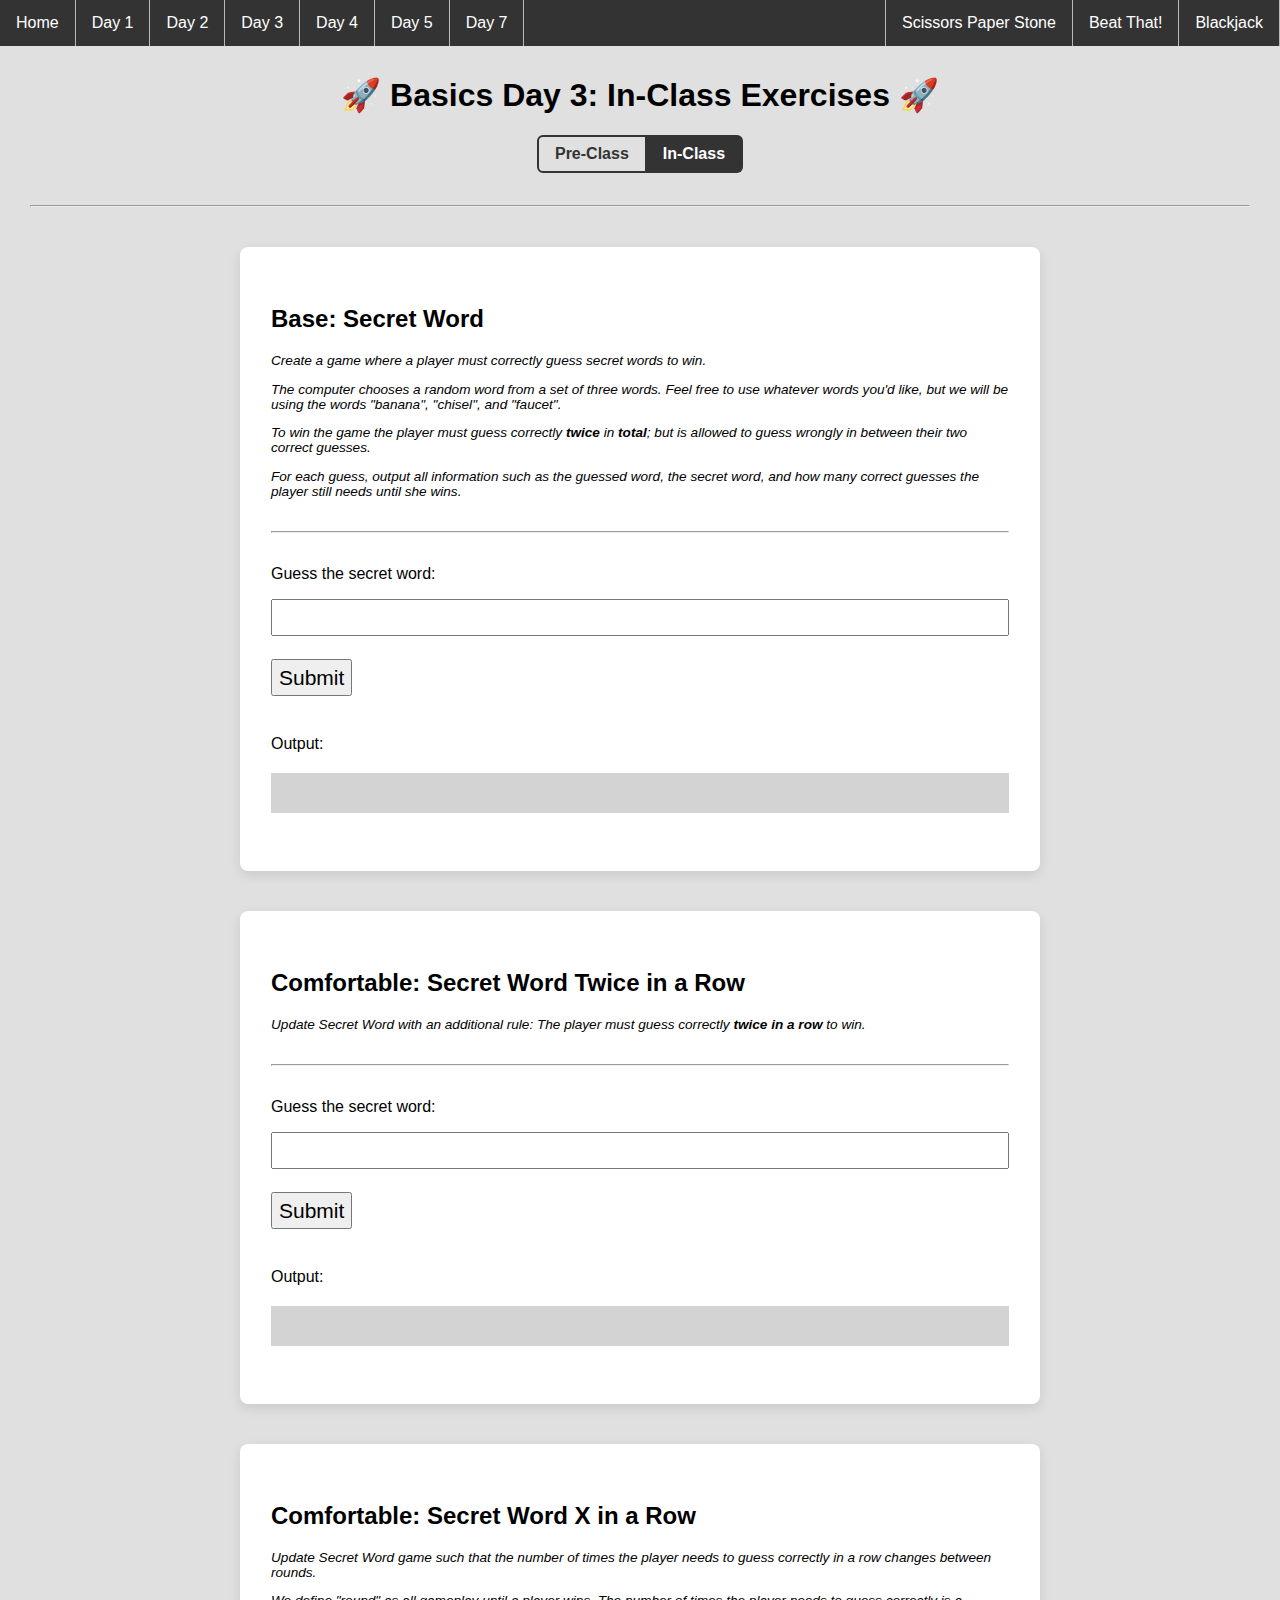
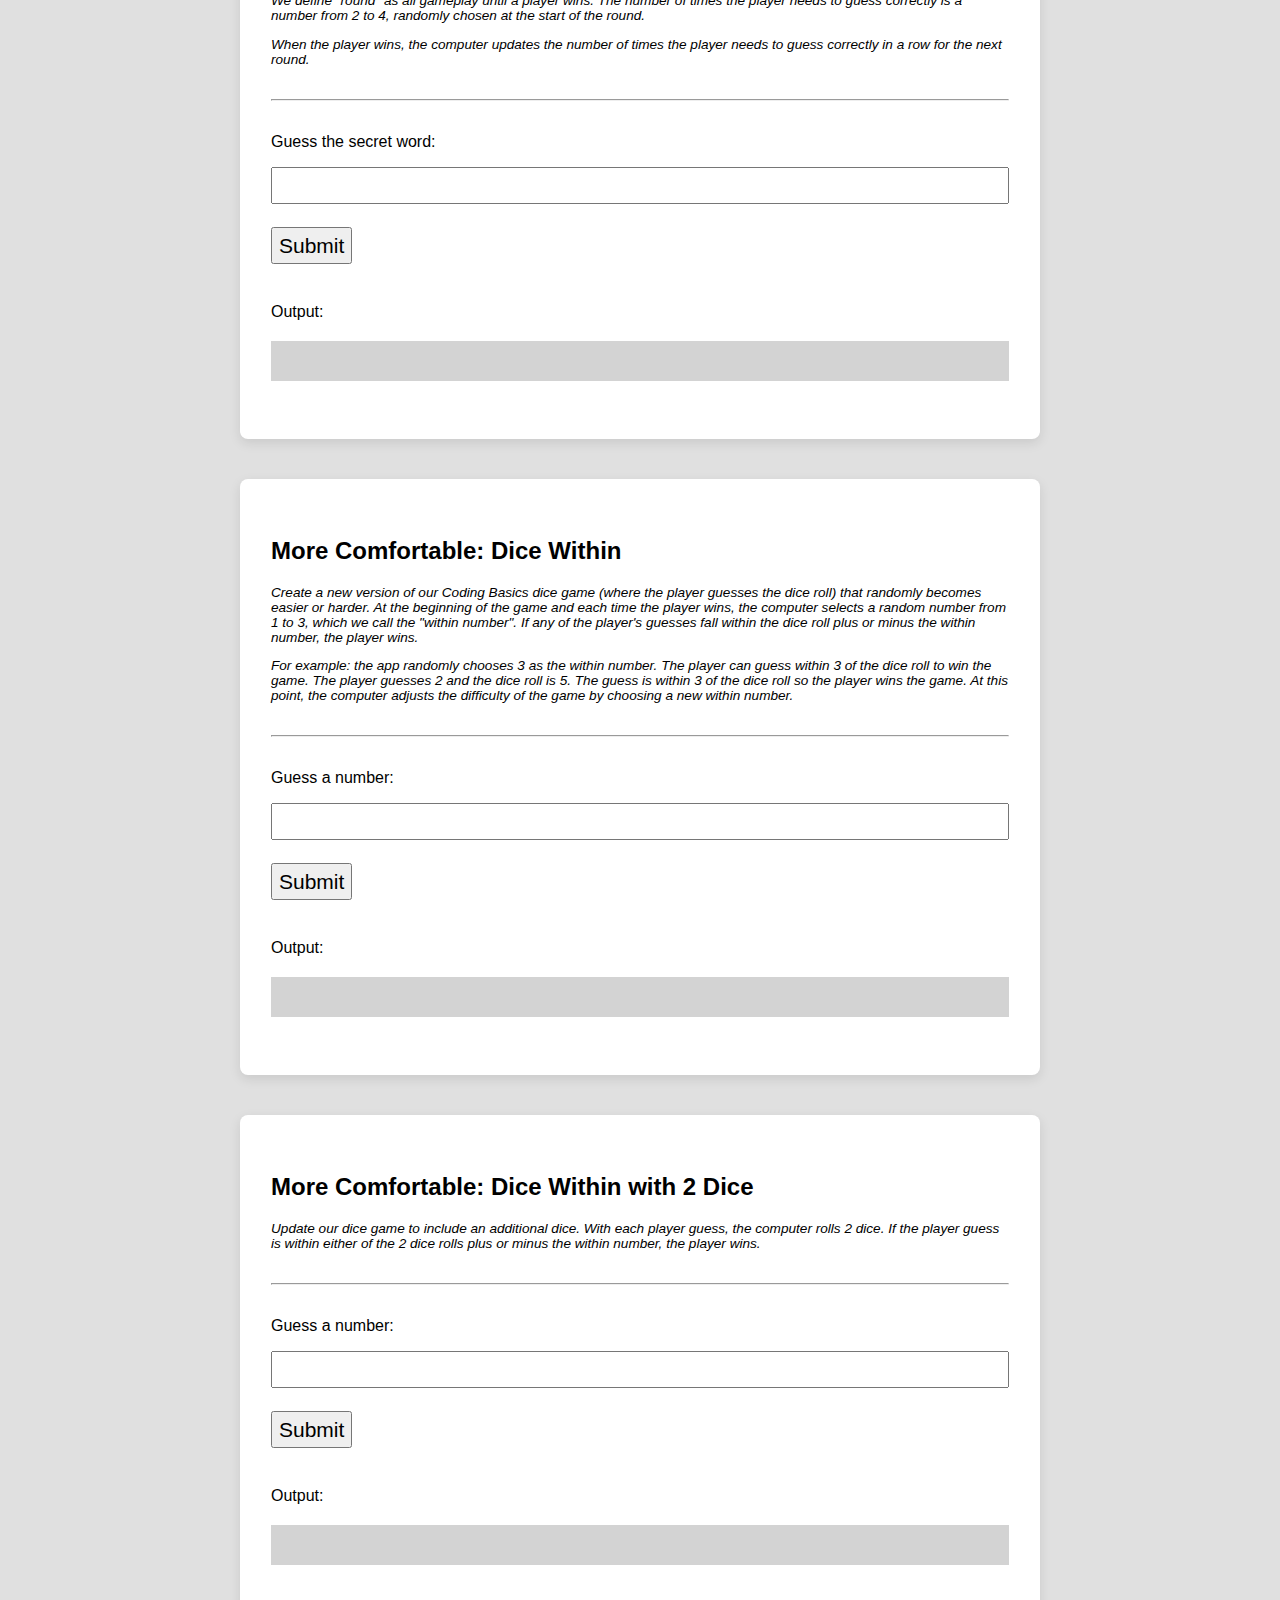
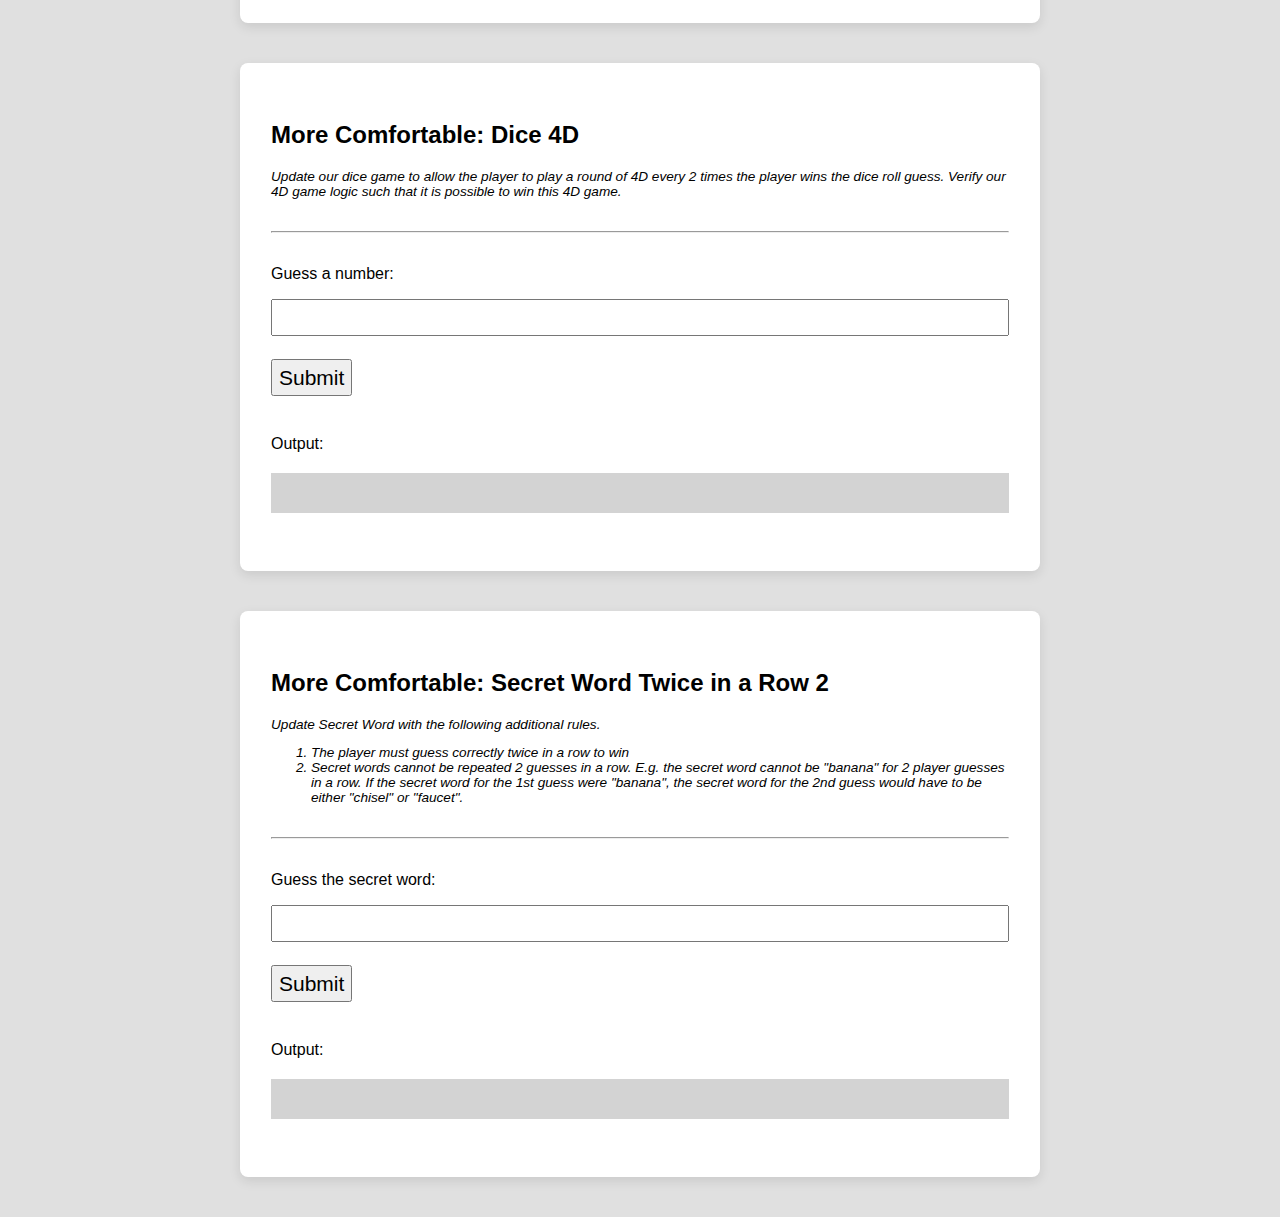
<file: day03-program-state/in-class/index.html>
<!--  All HTML files begin with the following line: -->
<!DOCTYPE html>
<!-- This indicates that the rest of the lines that follow are to be interpreted as HTML. It tells the browser about what document type to expect. -->

<!-- All text enclosed in angled brackets are known as HTML element tags. There are usually, but not always, starting and closing element "tags", each representing a HTML element.
The <html> element is known as the root element of a HTML page. All other elements are encased within it. -->
<html>
  <!-- The <head> element contains meta information about the HTML page, information that is not rendered or displayed by the browser -->
  <head>
    <!-- The meta tag defines meta information in the HTML document. In this case, we are defining the charset. UTF-8 allows us to use emojis in the CodeSandbox environment -->
    <meta charset="UTF-8" />
    <!-- The <title> element specifies a title for the HTML page (which is shown in the browser's title bar or in the page's tab) and is the default name given to a bookmark of a webpage. -->
    <title>Basics</title>
    <!-- The <link> element specifies a relationship between this HTML page and an external resource, namely the styles.css file here. For the syntax '../../' in '../../styles.css', we are referring to the styles.css file (in the main directory) found 2 folders above the current one. In this case, we are linking a stylesheet which is a CSS file containing information relating to the layout and style of the webpage. The syntax within the styles.css file is also referred to as CSS - Cascading Style Sheets. -->
    <link rel="stylesheet" href="../../styles.css" />
  </head>

  <!-- The <body> element defines the document's body, and is a container for all the visible contents that will be rendered by the browser.  -->
  <body>
    <!-- The <nav> tag semantically defines a set of navigation links. It doesn't have many properties different from a <div>, and exists purely for semantic naming. -->
    <nav>
      <!-- The <ul> tag represents an unordered list, where items in the list are rendered on a vertical bulleted list. While we are listing the days of the exercises on this navbar, we are positioning them horizontally without the bullets. This is done using CSS, and you can preview the syntax in styles.css (do a search for "nav ul"). -->
      <ul>
        <li>
          <!-- An <a> tag defines a hyperlink, linking one page to another. The page to link to will be added to the "href" property of the tag. -->
          <a href="../../index.html">Home</a>
        </li>
        <li>
          <!-- An <a> tag defines a hyperlink, linking one page to another. The page to link to will be added to the "href" property of the tag. -->
          <a
            href="../../day01-data-manipulation-and-functions/in-class/index.html"
            >Day 1</a
          >
        </li>
        <li>
          <a
            href="../../day02-if-statements-boolean-operators/in-class/index.html"
            >Day 2</a
          >
        </li>
        <li>
          <a href="../../day03-program-state/in-class/index.html">Day 3</a>
        </li>
        <li>
          <a href="../../day04-loops/in-class/index.html">Day 4</a>
        </li>
        <li>
          <a href="../../day05-mad-libs/in-class/index.html">Day 5</a>
        </li>
        <li>
          <a href="../../day07-moar-cards/in-class/index.html">Day 7</a>
        </li>
        <li class="project">
          <a href="../../project3-blackjack/index.html">Blackjack</a>
        </li>
        <li class="project">
          <a href="../../project2-beat-that/index.html">Beat That!</a>
        </li>
        <li class="project">
          <a href="../../project1-sps/index.html">Scissors Paper Stone</a>
        </li>
      </ul>
    </nav>
    <!-- The <h1> element defines a large heading. There are 6 pre-set header elements, <h1> to <h6> -->
    <h1 id="header">🚀 Basics Day 3: In-Class Exercises 🚀</h1>
    <div class="flex justify-content-center">
      <div class="button-group">
        <a href="../pre-class/index.html" class="button-group-button"
          >Pre-Class</a
        >
        <a href="../in-class/index.html" class="active button-group-button"
          >In-Class</a
        >
      </div>
    </div>
    <!-- The <hr> tag represents a horizontal rule. It is used if you want to add line dividers across your page. -->
    <hr />
    <!-- The <div> tag defines a division or a section in an HTML document, and is commonly use as a "container" for nested HTML elements. -->
    <div class="container">
      <h2>Base: Secret Word</h2>
      <div class="instructions-text">
        <p>
          Create a game where a player must correctly guess secret words to win.
        </p>
        <p>
          The computer chooses a random word from a set of three words. Feel
          free to use whatever words you'd like, but we will be using the words
          "banana", "chisel", and "faucet".
        </p>
        <p>
          To win the game the player must guess correctly
          <strong>twice</strong> in <strong>total</strong>; but is allowed to
          guess wrongly in between their two correct guesses.
        </p>
        <p>
          For each guess, output all information such as the guessed word, the
          secret word, and how many correct guesses the player still needs until
          she wins.
        </p>
      </div>
      <!-- The <hr> tag represents a horizontal rule. It is used if you want to add line dividers across your page. -->
      <hr />
      <!-- The <p> tag defines a paragraph element. -->
      <p>Guess the secret word:</p>
      <!-- The self-closing <input /> tag represents a field for a user to enter input. -->
      <input id="secret-word-base-input-field" />
      <!-- The self-closing <br /> tag represents a line break - a line's worth of spacing before dispalying the next element. -->
      <br />
      <!-- The <button> tag represents.. you guessed it! a button. -->
      <button id="secret-word-base-submit-button">Submit</button>
      <p>Output:</p>
      <div class="output-div" id="secret-word-base-output-div"></div>
    </div>
    <!-- The <div> tag defines a division or a section in an HTML document, and is commonly use as a "container" for nested HTML elements. -->
    <div class="container">
      <h2>Comfortable: Secret Word Twice in a Row</h2>
      <div class="instructions-text">
        <p>
          Update Secret Word with an additional rule: The player must guess
          correctly <strong>twice in a row</strong> to win.
        </p>
      </div>
      <!-- The <hr> tag represents a horizontal rule. It is used if you want to add line dividers across your page. -->
      <hr />
      <!-- The <p> tag defines a paragraph element. -->
      <p>Guess the secret word:</p>
      <!-- The self-closing <input /> tag represents a field for a user to enter input. -->
      <input id="secret-word-twice-row-input-field" />
      <!-- The self-closing <br /> tag represents a line break - a line's worth of spacing before dispalying the next element. -->
      <br />
      <!-- The <button> tag represents.. you guessed it! a button. -->
      <button id="secret-word-twice-row-submit-button">Submit</button>
      <p>Output:</p>
      <div class="output-div" id="secret-word-twice-row-output-div"></div>
    </div>
    <!-- The <div> tag defines a division or a section in an HTML document, and is commonly use as a "container" for nested HTML elements. -->
    <div class="container">
      <h2>Comfortable: Secret Word X in a Row</h2>
      <div class="instructions-text">
        <p>
          Update Secret Word game such that the number of times the player needs
          to guess correctly in a row changes between rounds.
        </p>
        <p>
          We define "round" as all gameplay until a player wins. The number of
          times the player needs to guess correctly is a number from 2 to 4,
          randomly chosen at the start of the round.
        </p>
        <p>
          When the player wins, the computer updates the number of times the
          player needs to guess correctly in a row for the next round.
        </p>
      </div>
      <!-- The <hr> tag represents a horizontal rule. It is used if you want to add line dividers across your page. -->
      <hr />
      <!-- The <p> tag defines a paragraph element. -->
      <p>Guess the secret word:</p>
      <!-- The self-closing <input /> tag represents a field for a user to enter input. -->
      <input id="secret-word-x-row-input-field" />
      <!-- The self-closing <br /> tag represents a line break - a line's worth of spacing before dispalying the next element. -->
      <br />
      <!-- The <button> tag represents.. you guessed it! a button. -->
      <button id="secret-word-x-row-submit-button">Submit</button>
      <p>Output:</p>
      <div class="output-div" id="secret-word-x-row-output-div"></div>
    </div>
    <!-- The <div> tag defines a division or a section in an HTML document, and is commonly use as a "container" for nested HTML elements. -->
    <div class="container">
      <h2>More Comfortable: Dice Within</h2>
      <div class="instructions-text">
        <p>
          Create a new version of our Coding Basics dice game (where the player
          guesses the dice roll) that randomly becomes easier or harder. At the
          beginning of the game and each time the player wins, the computer
          selects a random number from 1 to 3, which we call the "within
          number". If any of the player's guesses fall within the dice roll plus
          or minus the within number, the player wins.
        </p>
        <p>
          For example: the app randomly chooses 3 as the within number. The
          player can guess within 3 of the dice roll to win the game. The player
          guesses 2 and the dice roll is 5. The guess is within 3 of the dice
          roll so the player wins the game. At this point, the computer adjusts
          the difficulty of the game by choosing a new within number.
        </p>
      </div>
      <!-- The <hr> tag represents a horizontal rule. It is used if you want to add line dividers across your page. -->
      <hr />
      <!-- The <p> tag defines a paragraph element. -->
      <p>Guess a number:</p>
      <!-- The self-closing <input /> tag represents a field for a user to enter input. -->
      <input id="dice-within-input-field" />
      <!-- The self-closing <br /> tag represents a line break - a line's worth of spacing before dispalying the next element. -->
      <br />
      <!-- The <button> tag represents.. you guessed it! a button. -->
      <button id="dice-within-submit-button">Submit</button>
      <p>Output:</p>
      <div class="output-div" id="dice-within-output-div"></div>
    </div>
    <!-- The <div> tag defines a division or a section in an HTML document, and is commonly use as a "container" for nested HTML elements. -->
    <div class="container">
      <h2>More Comfortable: Dice Within with 2 Dice</h2>
      <div class="instructions-text">
        <p>
          Update our dice game to include an additional dice. With each player
          guess, the computer rolls 2 dice. If the player guess is within either
          of the 2 dice rolls plus or minus the within number, the player wins.
        </p>
      </div>
      <!-- The <hr> tag represents a horizontal rule. It is used if you want to add line dividers across your page. -->
      <hr />
      <!-- The <p> tag defines a paragraph element. -->
      <p>Guess a number:</p>
      <!-- The self-closing <input /> tag represents a field for a user to enter input. -->
      <input id="dice-within-2-dice-input-field" />
      <!-- The self-closing <br /> tag represents a line break - a line's worth of spacing before dispalying the next element. -->
      <br />
      <!-- The <button> tag represents.. you guessed it! a button. -->
      <button id="dice-within-2-dice-submit-button">Submit</button>
      <p>Output:</p>
      <div class="output-div" id="dice-within-2-dice-output-div"></div>
    </div>
    <!-- The <div> tag defines a division or a section in an HTML document, and is commonly use as a "container" for nested HTML elements. -->
    <div class="container">
      <h2>More Comfortable: Dice 4D</h2>
      <div class="instructions-text">
        <p>
          Update our dice game to allow the player to play a round of 4D every 2
          times the player wins the dice roll guess. Verify our 4D game logic
          such that it is possible to win this 4D game.
        </p>
      </div>
      <!-- The <hr> tag represents a horizontal rule. It is used if you want to add line dividers across your page. -->
      <hr />
      <!-- The <p> tag defines a paragraph element. -->
      <p>Guess a number:</p>
      <!-- The self-closing <input /> tag represents a field for a user to enter input. -->
      <input id="dice-4d-input-field" />
      <!-- The self-closing <br /> tag represents a line break - a line's worth of spacing before dispalying the next element. -->
      <br />
      <!-- The <button> tag represents.. you guessed it! a button. -->
      <button id="dice-4d-submit-button">Submit</button>
      <p>Output:</p>
      <div class="output-div" id="dice-4d-output-div"></div>
    </div>
    <!-- The <div> tag defines a division or a section in an HTML document, and is commonly use as a "container" for nested HTML elements. -->
    <div class="container">
      <h2>More Comfortable: Secret Word Twice in a Row 2</h2>
      <div class="instructions-text">
        <p>Update Secret Word with the following additional rules.</p>
        <!-- The <ol> tag represents an ordered list, where items in the list can be ordered numerically. -->
        <ol>
          <!-- The <li> tag represents a list item, which has to be contained in an ordered list (<ol>) or an unordered list (<ul>). -->
          <li>The player must guess correctly twice in a row to win</li>
          <li>
            Secret words cannot be repeated 2 guesses in a row. E.g. the secret
            word cannot be "banana" for 2 player guesses in a row. If the secret
            word for the 1st guess were "banana", the secret word for the 2nd
            guess would have to be either "chisel" or "faucet".
          </li>
        </ol>
      </div>
      <!-- The <hr> tag represents a horizontal rule. It is used if you want to add line dividers across your page. -->
      <hr />
      <!-- The <p> tag defines a paragraph element. -->
      <p>Guess the secret word:</p>
      <!-- The self-closing <input /> tag represents a field for a user to enter input. -->
      <input id="secret-word-twice-2-input-field" />
      <!-- The self-closing <br /> tag represents a line break - a line's worth of spacing before dispalying the next element. -->
      <br />
      <!-- The <button> tag represents.. you guessed it! a button. -->
      <button id="secret-word-twice-2-submit-button">Submit</button>
      <p>Output:</p>
      <div class="output-div" id="secret-word-twice-2-output-div"></div>
    </div>
    <!-- Everything below this is incorporating JavaScript programming logic into the webpage. -->
    <!-- The script tag encloses JavaScript syntax for the browser to interpret programtically -->
    <!-- The following line imports all code written in the script.js file -->
    <script src="script.js"></script>
    <!-- Define button click functionality -->
    <script>
      // Declare and define variables that represents the Submit Button for each exercise
      var secretWordBaseButton = document.querySelector(
        "#secret-word-base-submit-button"
      );
      var secretWordTwiceRowButton = document.querySelector(
        "#secret-word-twice-row-submit-button"
      );
      var secretWordXRowButton = document.querySelector(
        "#secret-word-x-row-submit-button"
      );
      var diceWithinButton = document.querySelector(
        "#dice-within-submit-button"
      );
      var diceWithin2DiceButton = document.querySelector(
        "#dice-within-2-dice-submit-button"
      );
      var dice4DButton = document.querySelector("#dice-4d-submit-button");
      var secretWordTwice2Button = document.querySelector(
        "#secret-word-twice-2-submit-button"
      );

      // When the submit button is clicked, access the text entered by the user in the corresponding input field for the exercise
      // And pass it as an input parameter to the various main function(s) as defined in script.js
      secretWordBaseButton.addEventListener("click", function () {
        // Set result to input value
        var input = document.querySelector("#secret-word-base-input-field");
        // Store the output of the main function in a new variable
        var result = secretWordBaseMain(input.value);

        // Display result in output element
        var output = document.querySelector("#secret-word-base-output-div");
        output.innerHTML = result;

        // Reset input value
        input.value = "";
      });

      secretWordTwiceRowButton.addEventListener("click", function () {
        // Set result to input value
        var input = document.querySelector(
          "#secret-word-twice-row-input-field"
        );
        // Store the output of the main function in a new variable
        var result = secretWordTwiceRowMain(input.value);

        // Display result in output element
        var output = document.querySelector(
          "#secret-word-twice-row-output-div"
        );
        output.innerHTML = result;

        // Reset input value
        input.value = "";
      });

      secretWordXRowButton.addEventListener("click", function () {
        // Set result to input value
        var input = document.querySelector("#secret-word-x-row-input-field");
        // Store the output of the main function in a new variable
        var result = secretWordXRowMain(input.value);

        // Display result in output element
        var output = document.querySelector("#secret-word-x-row-output-div");
        output.innerHTML = result;

        // Reset input value
        input.value = "";
      });

      diceWithinButton.addEventListener("click", function () {
        // Set result to input value
        var input = document.querySelector("#dice-within-input-field");
        // Store the output of the main function in a new variable
        var result = diceWithinMain(input.value);

        // Display result in output element
        var output = document.querySelector("#dice-within-output-div");
        output.innerHTML = result;

        // Reset input value
        input.value = "";
      });

      diceWithin2DiceButton.addEventListener("click", function () {
        // Set result to input value
        var input = document.querySelector("#dice-within-2-dice-input-field");
        // Store the output of the main function in a new variable
        var result = diceWithin2DiceMain(input.value);

        // Display result in output element
        var output = document.querySelector("#dice-within-2-dice-output-div");
        output.innerHTML = result;

        // Reset input value
        input.value = "";
      });

      dice4DButton.addEventListener("click", function () {
        // Set result to input value
        var input = document.querySelector("#dice-4d-input-field");
        // Store the output of the main function in a new variable
        var result = dice4DMain(input.value);

        // Display result in output element
        var output = document.querySelector("#dice-4d-output-div");
        output.innerHTML = result;

        // Reset input value
        input.value = "";
      });

      secretWordTwice2Button.addEventListener("click", function () {
        // Set result to input value
        var input = document.querySelector("#secret-word-twice-2-input-field");
        // Store the output of the main function in a new variable
        var result = secretWordTwice2Main(input.value);

        // Display result in output element
        var output = document.querySelector("#secret-word-twice-2-output-div");
        output.innerHTML = result;

        // Reset input value
        input.value = "";
      });
    </script>
  </body>
</html>
</file>
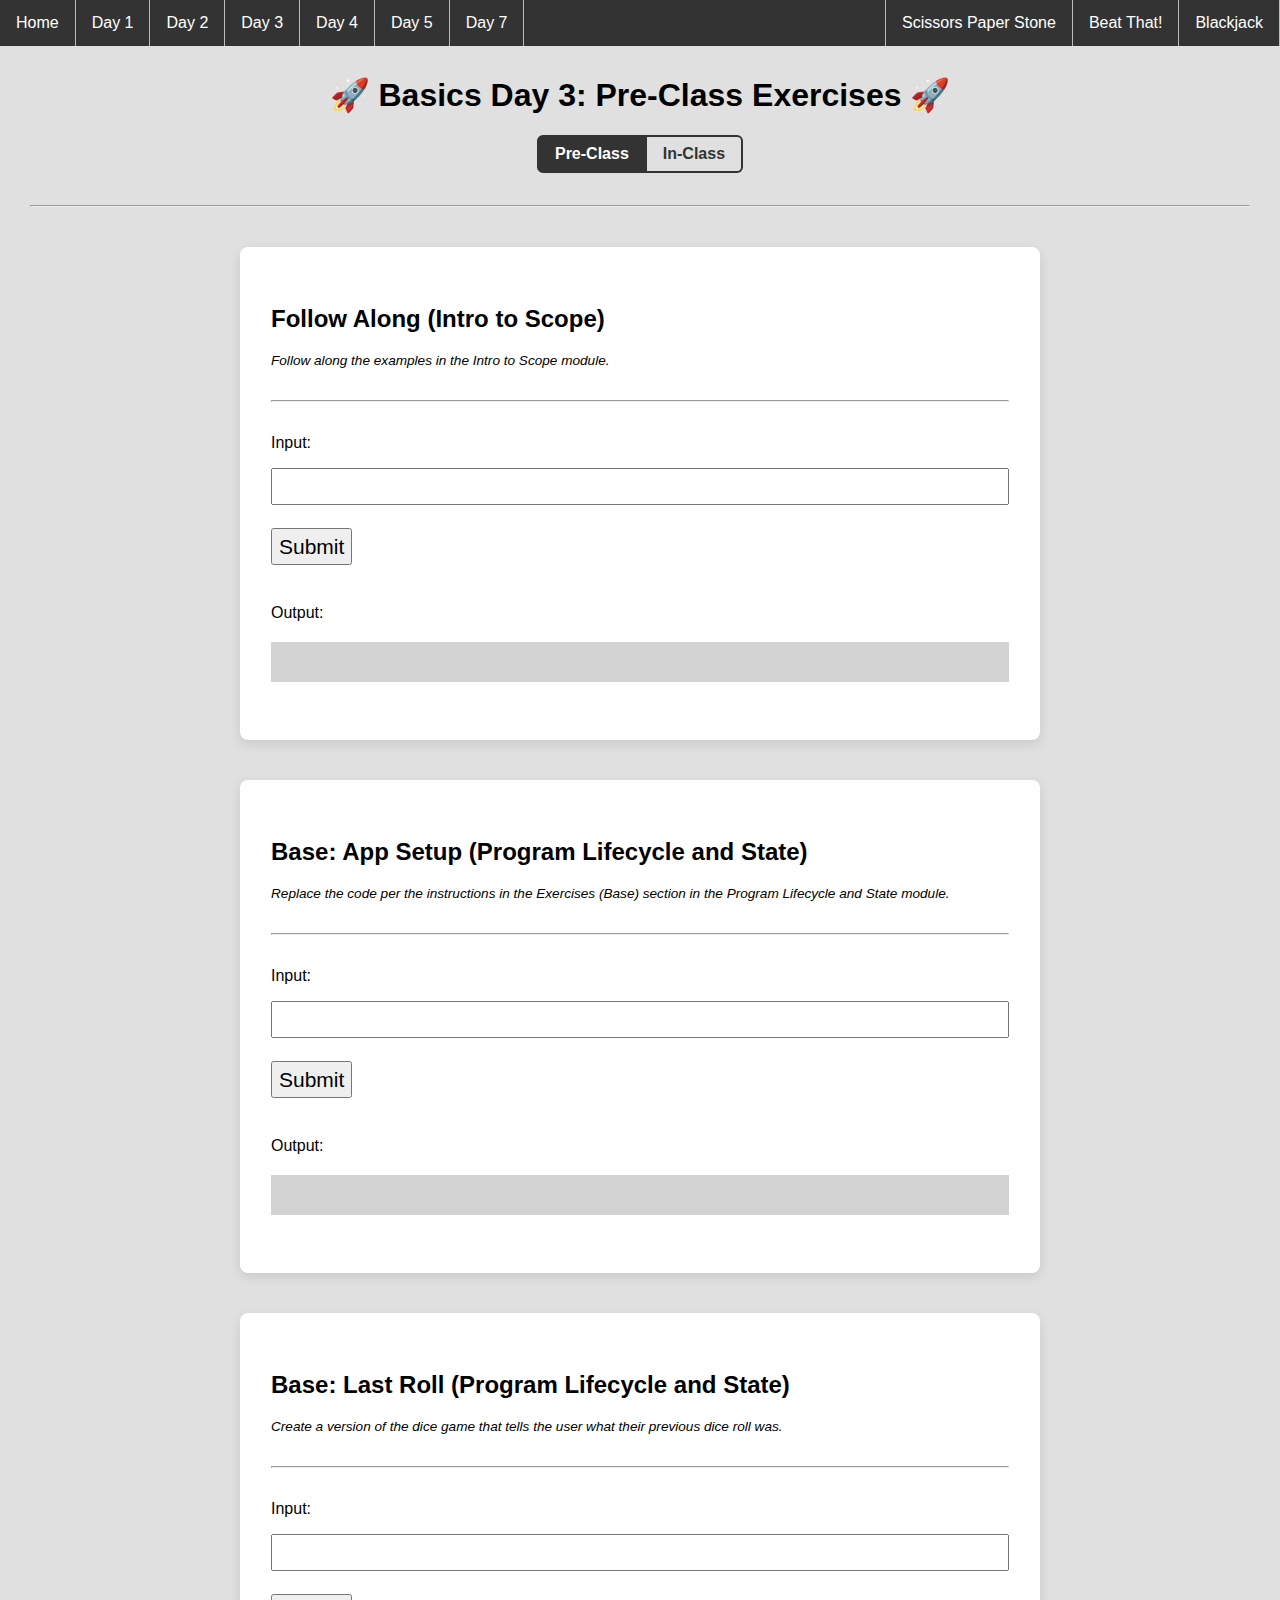
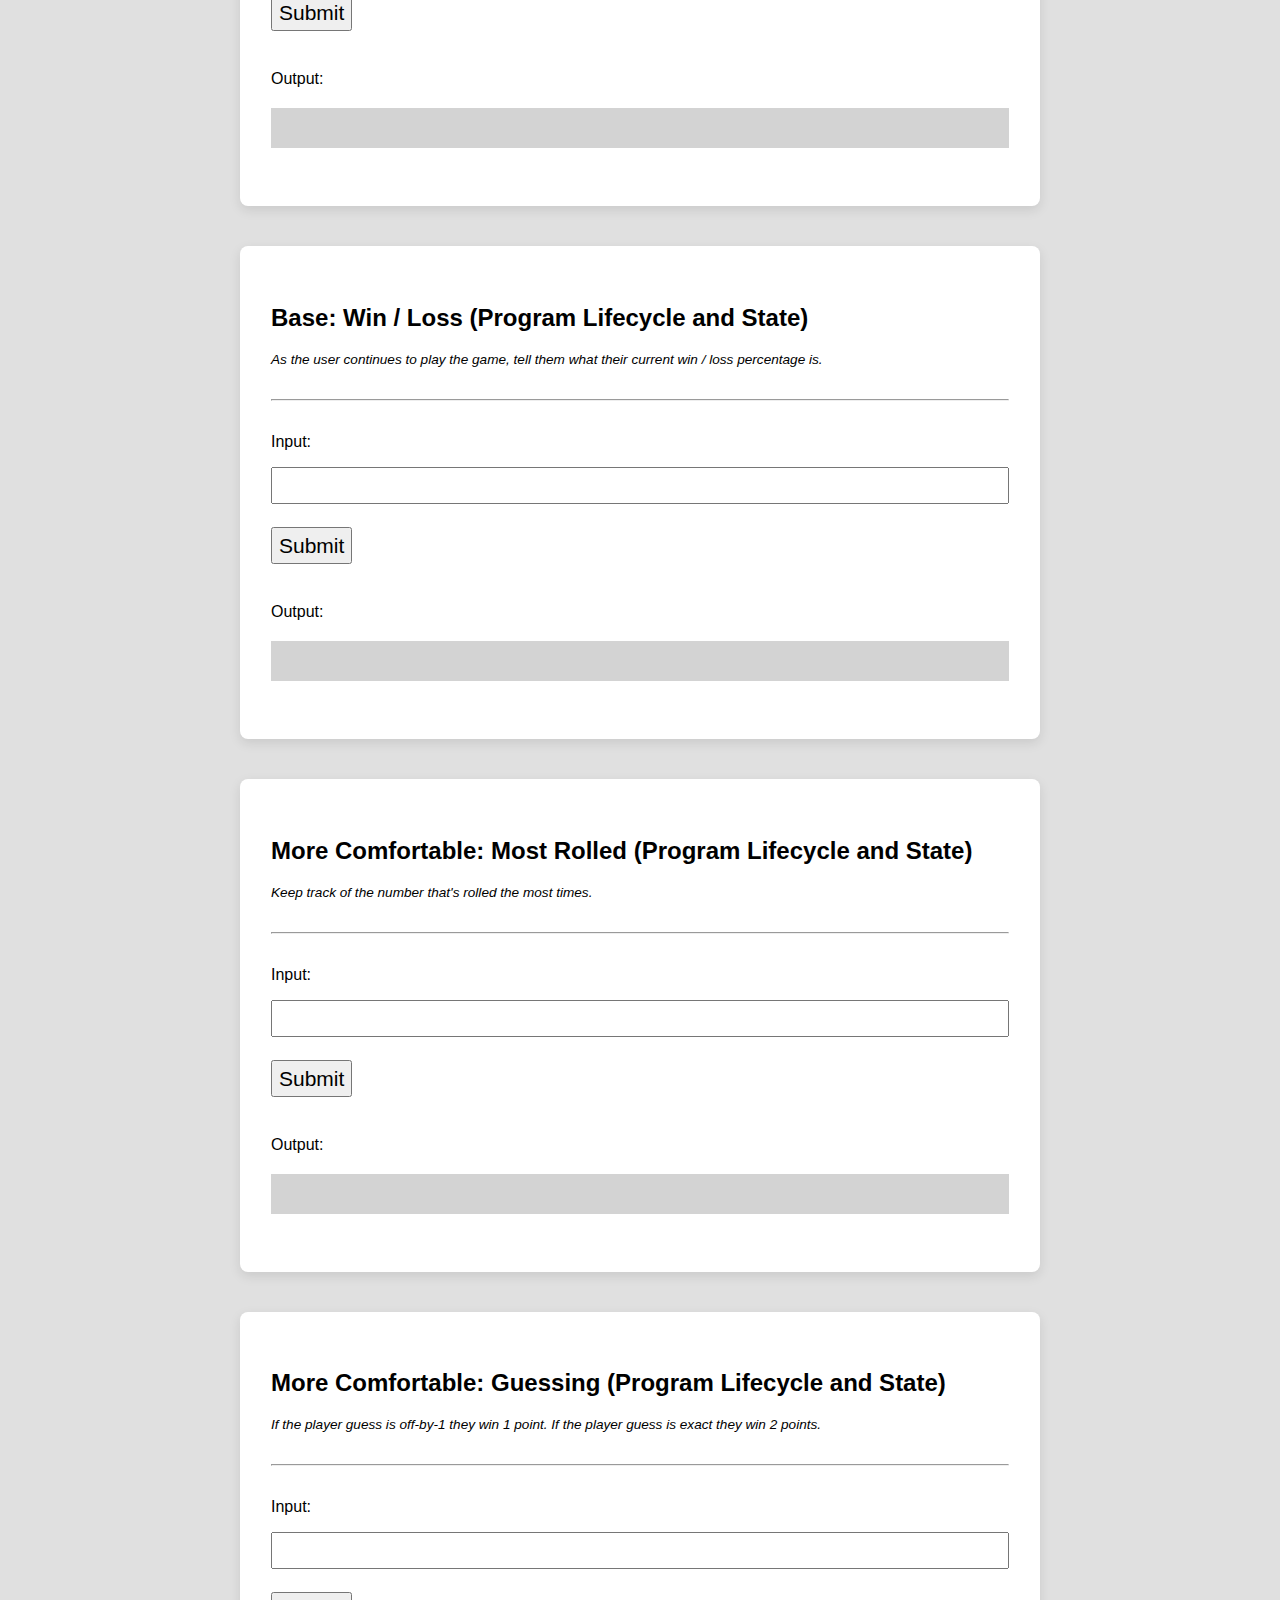
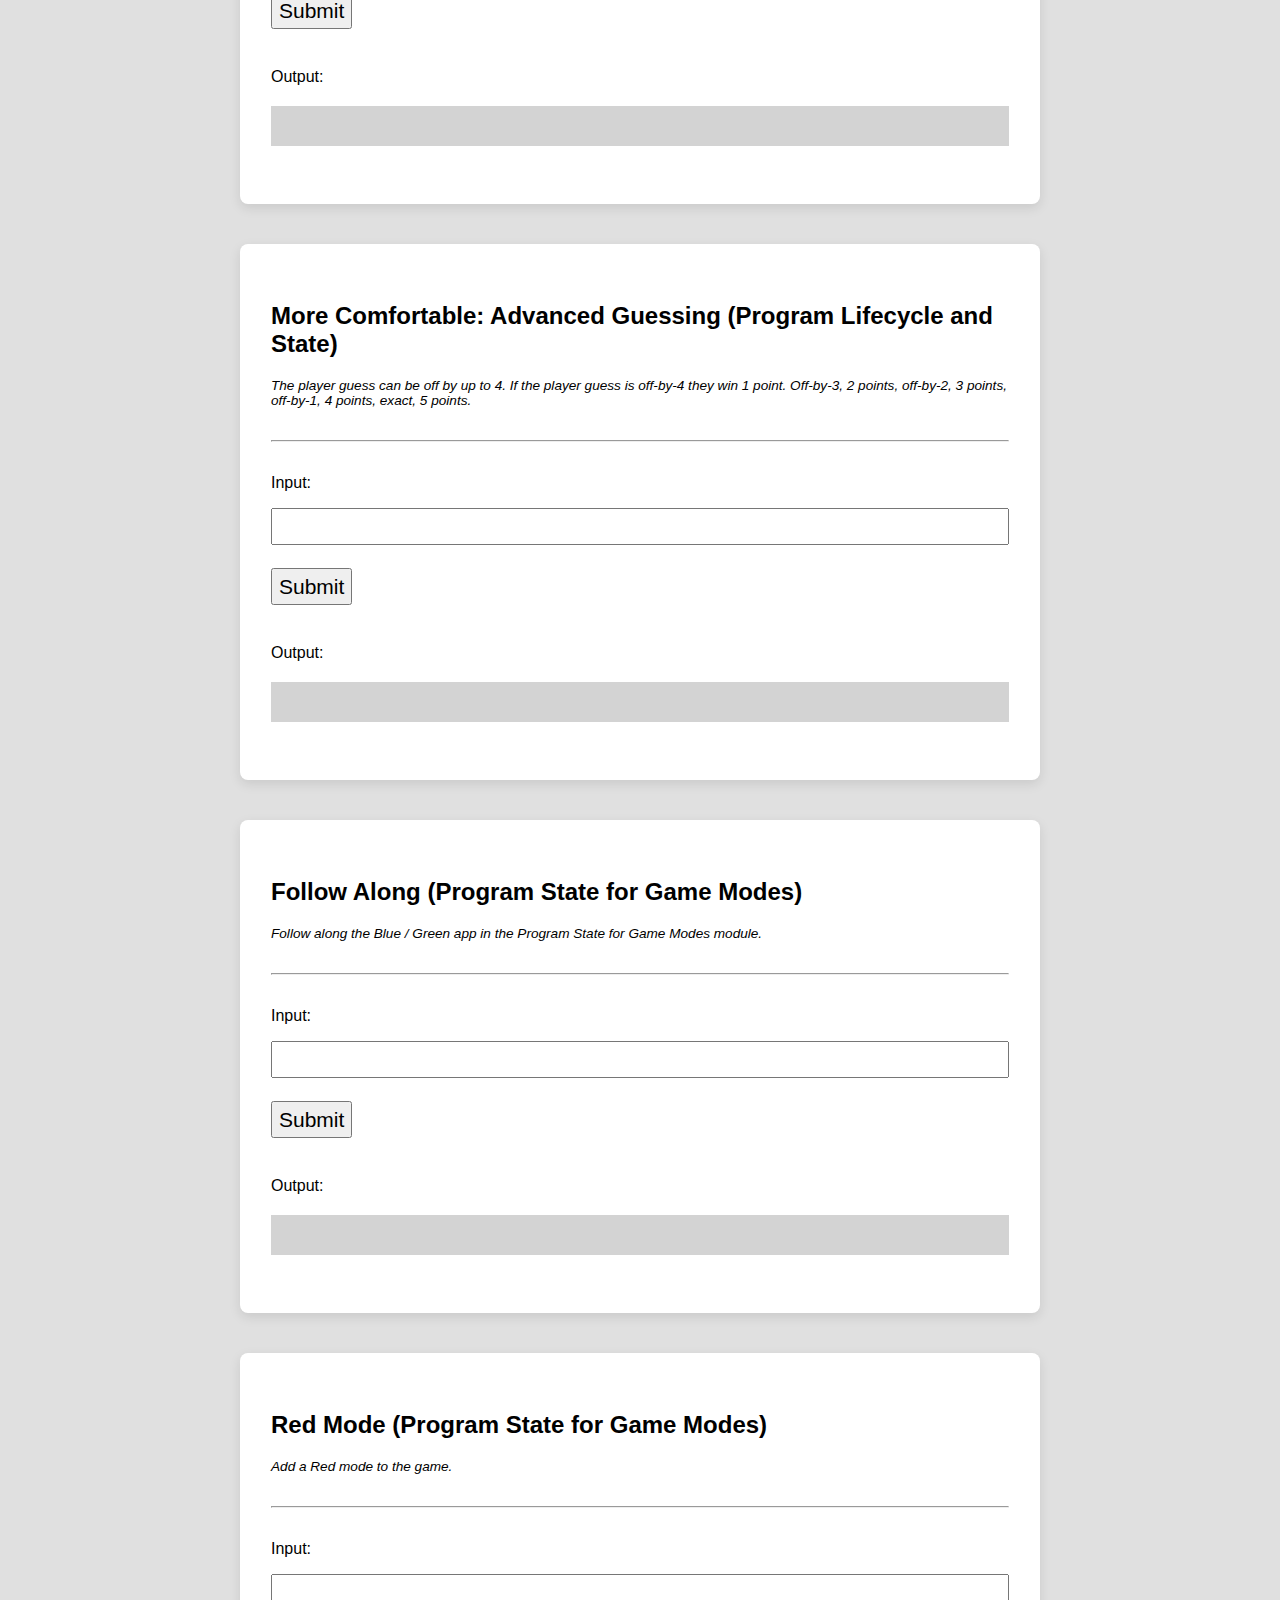
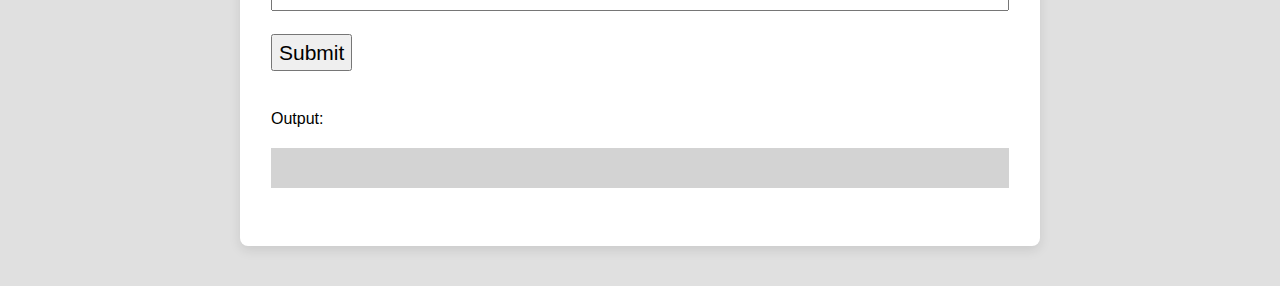
<file: day03-program-state/pre-class/index.html>
<!--  All HTML files begin with the following line: -->
<!DOCTYPE html>
<!-- This indicates that the rest of the lines that follow are to be interpreted as HTML. It tells the browser about what document type to expect. -->

<!-- All text enclosed in angled brackets are known as HTML element tags. There are usually, but not always, starting and closing element "tags", each representing a HTML element.
The <html> element is known as the root element of a HTML page. All other elements are encased within it. -->
<html>
  <!-- The <head> element contains meta information about the HTML page, information that is not rendered or displayed by the browser -->
  <head>
    <!-- The meta tag defines meta information in the HTML document. In this case, we are defining the charset. UTF-8 allows us to use emojis in the CodeSandbox environment -->
    <meta charset="UTF-8" />
    <!-- The <title> element specifies a title for the HTML page (which is shown in the browser's title bar or in the page's tab) and is the default name given to a bookmark of a webpage. -->
    <title>Basics</title>
    <!-- The <link> element specifies a relationship between this HTML page and an external resource, namely the styles.css file here. For the syntax '../../' in '../../styles.css', we are referring to the styles.css file (in the main directory) found 2 folders above the current one. In this case, we are linking a stylesheet which is a CSS file containing information relating to the layout and style of the webpage. The syntax within the styles.css file is also referred to as CSS - Cascading Style Sheets. -->
    <link rel="stylesheet" href="../../styles.css" />
  </head>

  <!-- The <body> element defines the document's body, and is a container for all the visible contents that will be rendered by the browser.  -->
  <body>
    <!-- The <nav> tag semantically defines a set of navigation links. It doesn't have many properties different from a <div>, and exists purely for semantic naming. -->
    <nav>
      <!-- The <ul> tag represents an unordered list, where items in the list are rendered on a vertical bulleted list. While we are listing the days of the exercises on this navbar, we are positioning them horizontally without the bullets. This is done using CSS, and you can preview the syntax in styles.css (do a search for "nav ul"). -->
      <ul>
        <li>
          <!-- An <a> tag defines a hyperlink, linking one page to another. The page to link to will be added to the "href" property of the tag. -->
          <a href="../../index.html">Home</a>
        </li>
        <li>
          <!-- An <a> tag defines a hyperlink, linking one page to another. The page to link to will be added to the "href" property of the tag. -->
          <a
            href="../../day01-data-manipulation-and-functions/in-class/index.html"
            >Day 1</a
          >
        </li>
        <li>
          <a
            href="../../day02-if-statements-boolean-operators/in-class/index.html"
            >Day 2</a
          >
        </li>
        <li>
          <a href="../../day03-program-state/in-class/index.html">Day 3</a>
        </li>
        <li>
          <a href="../../day04-loops/in-class/index.html">Day 4</a>
        </li>
        <li>
          <a href="../../day05-mad-libs/in-class/index.html">Day 5</a>
        </li>
        <li>
          <a href="../../day07-moar-cards/in-class/index.html">Day 7</a>
        </li>
        <li class="project">
          <a href="../../project3-blackjack/index.html">Blackjack</a>
        </li>
        <li class="project">
          <a href="../../project2-beat-that/index.html">Beat That!</a>
        </li>
        <li class="project">
          <a href="../../project1-sps/index.html">Scissors Paper Stone</a>
        </li>
      </ul>
    </nav>
    <!-- The <h1> element defines a large heading. There are 6 pre-set header elements, <h1> to <h6> -->
    <h1 id="header">🚀 Basics Day 3: Pre-Class Exercises 🚀</h1>
    <div class="flex justify-content-center">
      <div class="button-group">
        <a href="../pre-class/index.html" class="active button-group-button"
          >Pre-Class</a
        >
        <a href="../in-class/index.html" class="button-group-button"
          >In-Class</a
        >
      </div>
    </div>
    <!-- The <hr> tag represents a horizontal rule. It is used if you want to add line dividers across your page. -->
    <hr />
    <!-- The <div> tag defines a division or a section in an HTML document, and is commonly use as a "container" for nested HTML elements. -->
    <div class="container">
      <h2>Follow Along (Intro to Scope)</h2>
      <div class="instructions-text">
        <p>Follow along the examples in the Intro to Scope module.</p>
      </div>
      <!-- The <hr> tag represents a horizontal rule. It is used if you want to add line dividers across your page. -->
      <hr />
      <!-- The <p> tag defines a paragraph element. -->
      <p>Input:</p>
      <!-- The self-closing <input /> tag represents a field for a user to enter input. -->
      <input id="intro-scope-input-field" />
      <!-- The self-closing <br /> tag represents a line break - a line's worth of spacing before dispalying the next element. -->
      <br />
      <!-- The <button> tag represents.. you guessed it! a button. -->
      <button id="intro-scope-submit-button">Submit</button>
      <p>Output:</p>
      <div class="output-div" id="intro-scope-output-div"></div>
    </div>
    <!-- The <div> tag defines a division or a section in an HTML document, and is commonly use as a "container" for nested HTML elements. -->
    <div class="container">
      <h2>Base: App Setup (Program Lifecycle and State)</h2>
      <div class="instructions-text">
        <p>
          Replace the code per the instructions in the Exercises (Base) section
          in the Program Lifecycle and State module.
        </p>
      </div>
      <!-- The <hr> tag represents a horizontal rule. It is used if you want to add line dividers across your page. -->
      <hr />
      <!-- The <p> tag defines a paragraph element. -->
      <p>Input:</p>
      <!-- The self-closing <input /> tag represents a field for a user to enter input. -->
      <input id="app-setup-input-field" />
      <!-- The self-closing <br /> tag represents a line break - a line's worth of spacing before dispalying the next element. -->
      <br />
      <!-- The <button> tag represents.. you guessed it! a button. -->
      <button id="app-setup-submit-button">Submit</button>
      <p>Output:</p>
      <div class="output-div" id="app-setup-output-div"></div>
    </div>
    <!-- The <div> tag defines a division or a section in an HTML document, and is commonly use as a "container" for nested HTML elements. -->
    <div class="container">
      <h2>Base: Last Roll (Program Lifecycle and State)</h2>
      <div class="instructions-text">
        <p>
          Create a version of the dice game that tells the user what their
          previous dice roll was.
        </p>
      </div>
      <!-- The <hr> tag represents a horizontal rule. It is used if you want to add line dividers across your page. -->
      <hr />
      <!-- The <p> tag defines a paragraph element. -->
      <p>Input:</p>
      <!-- The self-closing <input /> tag represents a field for a user to enter input. -->
      <input id="last-roll-input-field" />
      <!-- The self-closing <br /> tag represents a line break - a line's worth of spacing before dispalying the next element. -->
      <br />
      <!-- The <button> tag represents.. you guessed it! a button. -->
      <button id="last-roll-submit-button">Submit</button>
      <p>Output:</p>
      <div class="output-div" id="last-roll-output-div"></div>
    </div>
    <!-- The <div> tag defines a division or a section in an HTML document, and is commonly use as a "container" for nested HTML elements. -->
    <div class="container">
      <h2>Base: Win / Loss (Program Lifecycle and State)</h2>
      <div class="instructions-text">
        <p>
          As the user continues to play the game, tell them what their current
          win / loss percentage is.
        </p>
      </div>
      <!-- The <hr> tag represents a horizontal rule. It is used if you want to add line dividers across your page. -->
      <hr />
      <!-- The <p> tag defines a paragraph element. -->
      <p>Input:</p>
      <!-- The self-closing <input /> tag represents a field for a user to enter input. -->
      <input id="win-loss-input-field" />
      <!-- The self-closing <br /> tag represents a line break - a line's worth of spacing before dispalying the next element. -->
      <br />
      <!-- The <button> tag represents.. you guessed it! a button. -->
      <button id="win-loss-submit-button">Submit</button>
      <p>Output:</p>
      <div class="output-div" id="win-loss-output-div"></div>
    </div>
    <!-- The <div> tag defines a division or a section in an HTML document, and is commonly use as a "container" for nested HTML elements. -->
    <div class="container">
      <h2>More Comfortable: Most Rolled (Program Lifecycle and State)</h2>
      <div class="instructions-text">
        <p>Keep track of the number that's rolled the most times.</p>
      </div>
      <!-- The <hr> tag represents a horizontal rule. It is used if you want to add line dividers across your page. -->
      <hr />
      <!-- The <p> tag defines a paragraph element. -->
      <p>Input:</p>
      <!-- The self-closing <input /> tag represents a field for a user to enter input. -->
      <input id="most-rolled-input-field" />
      <!-- The self-closing <br /> tag represents a line break - a line's worth of spacing before dispalying the next element. -->
      <br />
      <!-- The <button> tag represents.. you guessed it! a button. -->
      <button id="most-rolled-submit-button">Submit</button>
      <p>Output:</p>
      <div class="output-div" id="most-rolled-output-div"></div>
    </div>
    <!-- The <div> tag defines a division or a section in an HTML document, and is commonly use as a "container" for nested HTML elements. -->
    <div class="container">
      <h2>More Comfortable: Guessing (Program Lifecycle and State)</h2>
      <div class="instructions-text">
        <p>
          If the player guess is off-by-1 they win 1 point. If the player guess
          is exact they win 2 points.
        </p>
      </div>
      <!-- The <hr> tag represents a horizontal rule. It is used if you want to add line dividers across your page. -->
      <hr />
      <!-- The <p> tag defines a paragraph element. -->
      <p>Input:</p>
      <!-- The self-closing <input /> tag represents a field for a user to enter input. -->
      <input id="guessing-input-field" />
      <!-- The self-closing <br /> tag represents a line break - a line's worth of spacing before dispalying the next element. -->
      <br />
      <!-- The <button> tag represents.. you guessed it! a button. -->
      <button id="guessing-submit-button">Submit</button>
      <p>Output:</p>
      <div class="output-div" id="guessing-output-div"></div>
    </div>
    <!-- The <div> tag defines a division or a section in an HTML document, and is commonly use as a "container" for nested HTML elements. -->
    <div class="container">
      <h2>More Comfortable: Advanced Guessing (Program Lifecycle and State)</h2>
      <div class="instructions-text">
        <p>
          The player guess can be off by up to 4. If the player guess is
          off-by-4 they win 1 point. Off-by-3, 2 points, off-by-2, 3 points,
          off-by-1, 4 points, exact, 5 points.
        </p>
      </div>
      <!-- The <hr> tag represents a horizontal rule. It is used if you want to add line dividers across your page. -->
      <hr />
      <!-- The <p> tag defines a paragraph element. -->
      <p>Input:</p>
      <!-- The self-closing <input /> tag represents a field for a user to enter input. -->
      <input id="advanced-guessing-input-field" />
      <!-- The self-closing <br /> tag represents a line break - a line's worth of spacing before dispalying the next element. -->
      <br />
      <!-- The <button> tag represents.. you guessed it! a button. -->
      <button id="advanced-guessing-submit-button">Submit</button>
      <p>Output:</p>
      <div class="output-div" id="advanced-guessing-output-div"></div>
    </div>
    <!-- The <div> tag defines a division or a section in an HTML document, and is commonly use as a "container" for nested HTML elements. -->
    <div class="container">
      <h2>Follow Along (Program State for Game Modes)</h2>
      <div class="instructions-text">
        <p>
          Follow along the Blue / Green app in the Program State for Game Modes
          module.
        </p>
      </div>
      <!-- The <hr> tag represents a horizontal rule. It is used if you want to add line dividers across your page. -->
      <hr />
      <!-- The <p> tag defines a paragraph element. -->
      <p>Input:</p>
      <!-- The self-closing <input /> tag represents a field for a user to enter input. -->
      <input id="follow-along-input-field" />
      <!-- The self-closing <br /> tag represents a line break - a line's worth of spacing before dispalying the next element. -->
      <br />
      <!-- The <button> tag represents.. you guessed it! a button. -->
      <button id="follow-along-submit-button">Submit</button>
      <p>Output:</p>
      <div class="output-div" id="follow-along-output-div"></div>
    </div>
    <!-- The <div> tag defines a division or a section in an HTML document, and is commonly use as a "container" for nested HTML elements. -->
    <div class="container">
      <h2>Red Mode (Program State for Game Modes)</h2>
      <div class="instructions-text">
        <p>Add a Red mode to the game.</p>
      </div>
      <!-- The <hr> tag represents a horizontal rule. It is used if you want to add line dividers across your page. -->
      <hr />
      <!-- The <p> tag defines a paragraph element. -->
      <p>Input:</p>
      <!-- The self-closing <input /> tag represents a field for a user to enter input. -->
      <input id="red-mode-input-field" />
      <!-- The self-closing <br /> tag represents a line break - a line's worth of spacing before dispalying the next element. -->
      <br />
      <!-- The <button> tag represents.. you guessed it! a button. -->
      <button id="red-mode-submit-button">Submit</button>
      <p>Output:</p>
      <div class="output-div" id="red-mode-output-div"></div>
    </div>
    <!-- Everything below this is incorporating JavaScript programming logic into the webpage. -->
    <!-- The script tag encloses JavaScript syntax for the browser to interpret programtically -->
    <!-- The following line imports all code written in the script.js file -->
    <script src="script.js"></script>
    <!-- Define button click functionality -->
    <script>
      // Declare and define variables that represents the Submit Button for each exercise
      var introScopeButton = document.querySelector(
        "#intro-scope-submit-button"
      );
      var appSetupButton = document.querySelector("#app-setup-submit-button");
      var lastRollButton = document.querySelector("#last-roll-submit-button");
      var winLossButton = document.querySelector("#win-loss-submit-button");
      var mostRolledButton = document.querySelector(
        "#most-rolled-submit-button"
      );
      var guessingButton = document.querySelector("#guessing-submit-button");
      var advancedGuessingButton = document.querySelector(
        "#advanced-guessing-submit-button"
      );
      var followAlongButton = document.querySelector(
        "#follow-along-submit-button"
      );
      var redModeButton = document.querySelector("#red-mode-submit-button");

      // When the submit button is clicked, access the text entered by the user in the input field
      // And pass it as an input parameter to the main function as defined in script.js
      introScopeButton.addEventListener("click", function () {
        // Set result to input value
        var input = document.querySelector("#intro-scope-input-field");
        // Store the output of the main function in a new variable
        var result = introScopeMain(input.value);

        // Display result in output element
        var output = document.querySelector("#intro-scope-output-div");
        output.innerHTML = result;

        // Reset input value
        input.value = "";
      });

      appSetupButton.addEventListener("click", function () {
        // Set result to input value
        var input = document.querySelector("#app-setup-input-field");
        // Store the output of the main function in a new variable
        var result = appSetupMain(input.value);

        // Display result in output element
        var output = document.querySelector("#app-setup-output-div");
        output.innerHTML = result;

        // Reset input value
        input.value = "";
      });

      lastRollButton.addEventListener("click", function () {
        // Set result to input value
        var input = document.querySelector("#last-roll-input-field");
        // Store the output of the main function in a new variable
        var result = lastRollMain(input.value);

        // Display result in output element
        var output = document.querySelector("#last-roll-output-div");
        output.innerHTML = result;

        // Reset input value
        input.value = "";
      });

      winLossButton.addEventListener("click", function () {
        // Set result to input value
        var input = document.querySelector("#win-loss-input-field");
        // Store the output of the main function in a new variable
        var result = winLossMain(input.value);

        // Display result in output element
        var output = document.querySelector("#win-loss-output-div");
        output.innerHTML = result;

        // Reset input value
        input.value = "";
      });

      mostRolledButton.addEventListener("click", function () {
        // Set result to input value
        var input = document.querySelector("#most-rolled-input-field");
        // Store the output of the main function in a new variable
        var result = mostRolledMain(input.value);

        // Display result in output element
        var output = document.querySelector("#most-rolled-output-div");
        output.innerHTML = result;

        // Reset input value
        input.value = "";
      });

      guessingButton.addEventListener("click", function () {
        // Set result to input value
        var input = document.querySelector("#guessing-input-field");
        // Store the output of the main function in a new variable
        var result = guessingMain(input.value);

        // Display result in output element
        var output = document.querySelector("#guessing-output-div");
        output.innerHTML = result;

        // Reset input value
        input.value = "";
      });

      advancedGuessingButton.addEventListener("click", function () {
        // Set result to input value
        var input = document.querySelector("#advanced-guessing-input-field");
        // Store the output of the main function in a new variable
        var result = advancedGuessingMain(input.value);

        // Display result in output element
        var output = document.querySelector("#advanced-guessing-output-div");
        output.innerHTML = result;

        // Reset input value
        input.value = "";
      });

      followAlongButton.addEventListener("click", function () {
        // Set result to input value
        var input = document.querySelector("#follow-along-input-field");
        // Store the output of the main function in a new variable
        var result = followAlongMain(input.value);

        // Display result in output element
        var output = document.querySelector("#follow-along-output-div");
        output.innerHTML = result;

        // Reset input value
        input.value = "";
      });

      redModeButton.addEventListener("click", function () {
        // Set result to input value
        var input = document.querySelector("#red-mode-input-field");
        // Store the output of the main function in a new variable
        var result = redModeMain(input.value);

        // Display result in output element
        var output = document.querySelector("#red-mode-output-div");
        output.innerHTML = result;

        // Reset input value
        input.value = "";
      });
    </script>
  </body>
</html>
</file>
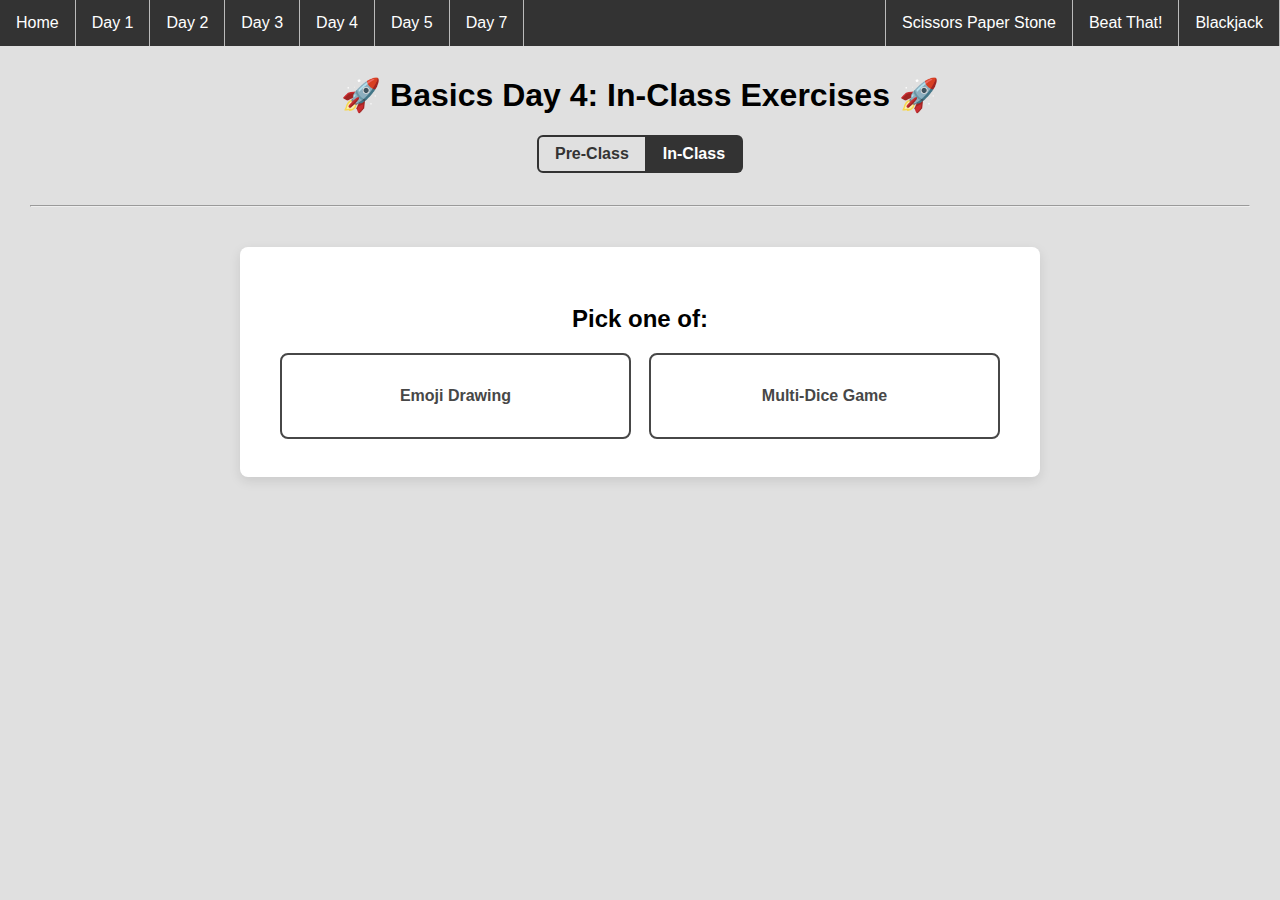
<file: day04-loops/in-class/index.html>
<!--  All HTML files begin with the following line: -->
<!DOCTYPE html>
<!-- This indicates that the rest of the lines that follow are to be interpreted as HTML. It tells the browser about what document type to expect. -->

<!-- All text enclosed in angled brackets are known as HTML element tags. There are usually, but not always, starting and closing element "tags", each representing a HTML element.
The <html> element is known as the root element of a HTML page. All other elements are encased within it. -->
<html>
  <!-- The <head> element contains meta information about the HTML page, information that is not rendered or displayed by the browser -->
  <head>
    <!-- The meta tag defines meta information in the HTML document. In this case, we are defining the charset. UTF-8 allows us to use emojis in the CodeSandbox environment -->
    <meta charset="UTF-8" />
    <!-- The <title> element specifies a title for the HTML page (which is shown in the browser's title bar or in the page's tab) and is the default name given to a bookmark of a webpage. -->
    <title>Basics</title>
    <!-- The <link> element specifies a relationship between this HTML page and an external resource, namely the styles.css file here. For the syntax '../../' in '../../styles.css', we are referring to the styles.css file (in the main directory) found 2 folders above the current one. In this case, we are linking a stylesheet which is a CSS file containing information relating to the layout and style of the webpage. The syntax within the styles.css file is also referred to as CSS - Cascading Style Sheets. -->
    <link rel="stylesheet" href="../../styles.css" />
  </head>

  <!-- The <body> element defines the document's body, and is a container for all the visible contents that will be rendered by the browser.  -->
  <body>
    <!-- The <nav> tag semantically defines a set of navigation links. It doesn't have many properties different from a <div>, and exists purely for semantic naming. -->
    <nav>
      <!-- The <ul> tag represents an unordered list, where items in the list are rendered on a vertical bulleted list. While we are listing the days of the exercises on this navbar, we are positioning them horizontally without the bullets. This is done using CSS, and you can preview the syntax in styles.css (do a search for "nav ul"). -->
      <ul>
        <li>
          <!-- An <a> tag defines a hyperlink, linking one page to another. The page to link to will be added to the "href" property of the tag. -->
          <a href="../../index.html">Home</a>
        </li>
        <li>
          <!-- An <a> tag defines a hyperlink, linking one page to another. The page to link to will be added to the "href" property of the tag. -->
          <a
            href="../../day01-data-manipulation-and-functions/in-class/index.html"
            >Day 1</a
          >
        </li>
        <li>
          <a
            href="../../day02-if-statements-boolean-operators/in-class/index.html"
            >Day 2</a
          >
        </li>
        <li>
          <a href="../../day03-program-state/in-class/index.html">Day 3</a>
        </li>
        <li>
          <a href="../../day04-loops/in-class/index.html">Day 4</a>
        </li>
        <li>
          <a href="../../day05-mad-libs/in-class/index.html">Day 5</a>
        </li>
        <li>
          <a href="../../day07-moar-cards/in-class/index.html">Day 7</a>
        </li>
        <li class="project">
          <a href="../../project3-blackjack/index.html">Blackjack</a>
        </li>
        <li class="project">
          <a href="../../project2-beat-that/index.html">Beat That!</a>
        </li>
        <li class="project">
          <a href="../../project1-sps/index.html">Scissors Paper Stone</a>
        </li>
      </ul>
    </nav>
    <!-- The <h1> element defines a large heading. There are 6 pre-set header elements, <h1> to <h6> -->
    <h1 id="header">🚀 Basics Day 4: In-Class Exercises 🚀</h1>
    <div class="flex justify-content-center">
      <div class="button-group">
        <a href="../pre-class/index.html" class="button-group-button"
          >Pre-Class</a
        >
        <a href="../in-class/index.html" class="active button-group-button"
          >In-Class</a
        >
      </div>
    </div>
    <!-- The <hr> tag represents a horizontal rule. It is used if you want to add line dividers across your page. -->
    <hr />
    <!-- The <div> tag defines a division or a section in an HTML document, and is commonly use as a "container" for nested HTML elements. -->
    <div class="container">
      <h2 class="text-center">Pick one of:</h2>
      <div class="ice-double">
        <a href="index_emoji.html">Emoji Drawing</a>
        <a href="index_dice.html">Multi-Dice Game</a>
      </div>
    </div>
  </body>
</html>
</file>
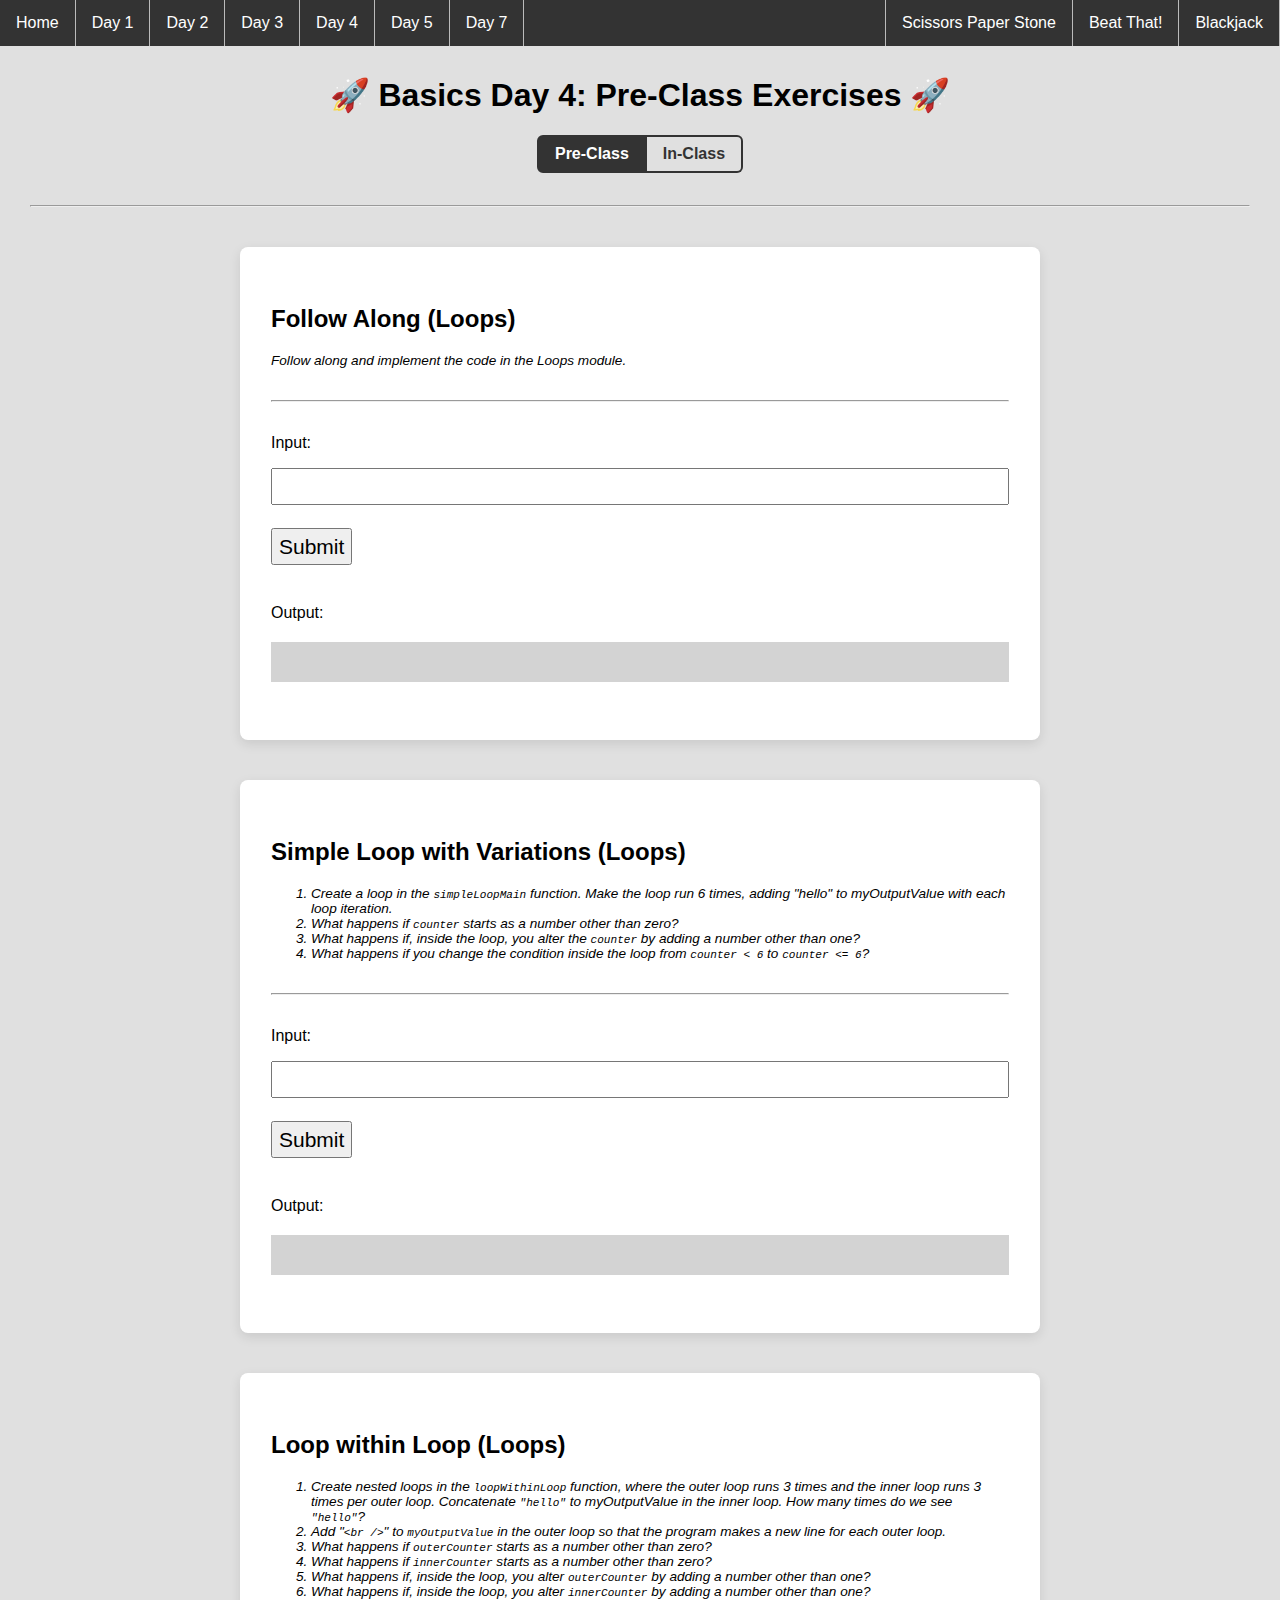
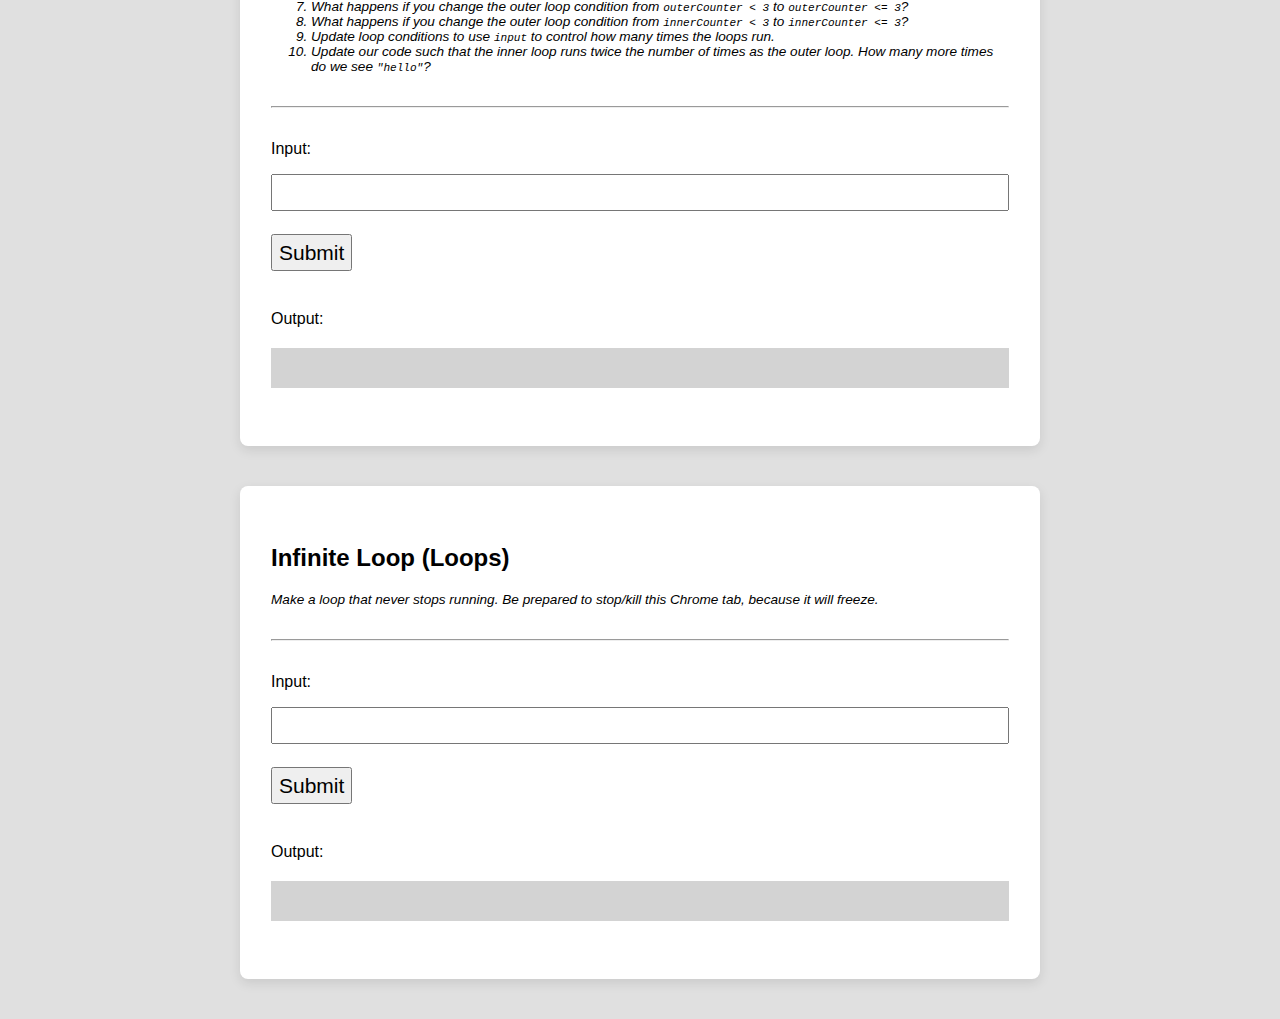
<file: day04-loops/pre-class/index.html>
<!--  All HTML files begin with the following line: -->
<!DOCTYPE html>
<!-- This indicates that the rest of the lines that follow are to be interpreted as HTML. It tells the browser about what document type to expect. -->

<!-- All text enclosed in angled brackets are known as HTML element tags. There are usually, but not always, starting and closing element "tags", each representing a HTML element.
The <html> element is known as the root element of a HTML page. All other elements are encased within it. -->
<html>
  <!-- The <head> element contains meta information about the HTML page, information that is not rendered or displayed by the browser -->
  <head>
    <!-- The meta tag defines meta information in the HTML document. In this case, we are defining the charset. UTF-8 allows us to use emojis in the CodeSandbox environment -->
    <meta charset="UTF-8" />
    <!-- The <title> element specifies a title for the HTML page (which is shown in the browser's title bar or in the page's tab) and is the default name given to a bookmark of a webpage. -->
    <title>Basics</title>
    <!-- The <link> element specifies a relationship between this HTML page and an external resource, namely the styles.css file here. For the syntax '../../' in '../../styles.css', we are referring to the styles.css file (in the main directory) found 2 folders above the current one. In this case, we are linking a stylesheet which is a CSS file containing information relating to the layout and style of the webpage. The syntax within the styles.css file is also referred to as CSS - Cascading Style Sheets. -->
    <link rel="stylesheet" href="../../styles.css" />
  </head>

  <!-- The <body> element defines the document's body, and is a container for all the visible contents that will be rendered by the browser.  -->
  <body>
    <!-- The <nav> tag semantically defines a set of navigation links. It doesn't have many properties different from a <div>, and exists purely for semantic naming. -->
    <nav>
      <!-- The <ul> tag represents an unordered list, where items in the list are rendered on a vertical bulleted list. While we are listing the days of the exercises on this navbar, we are positioning them horizontally without the bullets. This is done using CSS, and you can preview the syntax in styles.css (do a search for "nav ul"). -->
      <ul>
        <li>
          <!-- An <a> tag defines a hyperlink, linking one page to another. The page to link to will be added to the "href" property of the tag. -->
          <a href="../../index.html">Home</a>
        </li>
        <li>
          <!-- An <a> tag defines a hyperlink, linking one page to another. The page to link to will be added to the "href" property of the tag. -->
          <a
            href="../../day01-data-manipulation-and-functions/in-class/index.html"
            >Day 1</a
          >
        </li>
        <li>
          <a
            href="../../day02-if-statements-boolean-operators/in-class/index.html"
            >Day 2</a
          >
        </li>
        <li>
          <a href="../../day03-program-state/in-class/index.html">Day 3</a>
        </li>
        <li>
          <a href="../../day04-loops/in-class/index.html">Day 4</a>
        </li>
        <li>
          <a href="../../day05-mad-libs/in-class/index.html">Day 5</a>
        </li>
        <li>
          <a href="../../day07-moar-cards/in-class/index.html">Day 7</a>
        </li>
        <li class="project">
          <a href="../../project3-blackjack/index.html">Blackjack</a>
        </li>
        <li class="project">
          <a href="../../project2-beat-that/index.html">Beat That!</a>
        </li>
        <li class="project">
          <a href="../../project1-sps/index.html">Scissors Paper Stone</a>
        </li>
      </ul>
    </nav>
    <!-- The <h1> element defines a large heading. There are 6 pre-set header elements, <h1> to <h6> -->
    <h1 id="header">🚀 Basics Day 4: Pre-Class Exercises 🚀</h1>
    <div class="flex justify-content-center">
      <div class="button-group">
        <a href="../pre-class/index.html" class="active button-group-button"
          >Pre-Class</a
        >
        <a href="../in-class/index.html" class="button-group-button"
          >In-Class</a
        >
      </div>
    </div>
    <!-- The <hr> tag represents a horizontal rule. It is used if you want to add line dividers across your page. -->
    <hr />
    <!-- The <div> tag defines a division or a section in an HTML document, and is commonly use as a "container" for nested HTML elements. -->
    <div class="container">
      <h2>Follow Along (Loops)</h2>
      <div class="instructions-text">
        <p>Follow along and implement the code in the Loops module.</p>
      </div>
      <!-- The <hr> tag represents a horizontal rule. It is used if you want to add line dividers across your page. -->
      <hr />
      <!-- The <p> tag defines a paragraph element. -->
      <p>Input:</p>
      <!-- The self-closing <input /> tag represents a field for a user to enter input. -->
      <input id="follow-along-input-field" />
      <!-- The self-closing <br /> tag represents a line break - a line's worth of spacing before dispalying the next element. -->
      <br />
      <!-- The <button> tag represents.. you guessed it! a button. -->
      <button id="follow-along-submit-button">Submit</button>
      <p>Output:</p>
      <div class="output-div" id="follow-along-output-div"></div>
    </div>
    <!-- The <div> tag defines a division or a section in an HTML document, and is commonly use as a "container" for nested HTML elements. -->
    <div class="container">
      <h2>Simple Loop with Variations (Loops)</h2>
      <div class="instructions-text">
        <!-- The <ol> tag represents an ordered list, where items in the list can be ordered numerically. -->
        <ol>
          <!-- The <li> tag represents a list item, which has to be contained in an ordered list (<ol>) or an unordered list (<ul>). -->
          <li>
            Create a loop in the <code>simpleLoopMain</code> function. Make the
            loop run 6 times, adding "hello" to myOutputValue with each loop
            iteration.
          </li>
          <li>
            What happens if <code>counter</code> starts as a number other than
            zero?
          </li>
          <li>
            What happens if, inside the loop, you alter the
            <code>counter</code> by adding a number other than one?
          </li>
          <li>
            What happens if you change the condition inside the loop from
            <code>counter &lt; 6</code> to <code>counter &lt;= 6</code>?
          </li>
        </ol>
      </div>
      <!-- The <hr> tag represents a horizontal rule. It is used if you want to add line dividers across your page. -->
      <hr />
      <!-- The <p> tag defines a paragraph element. -->
      <p>Input:</p>
      <!-- The self-closing <input /> tag represents a field for a user to enter input. -->
      <input id="simple-loop-input-field" />
      <!-- The self-closing <br /> tag represents a line break - a line's worth of spacing before dispalying the next element. -->
      <br />
      <!-- The <button> tag represents.. you guessed it! a button. -->
      <button id="simple-loop-submit-button">Submit</button>
      <p>Output:</p>
      <div class="output-div" id="simple-loop-output-div"></div>
    </div>
    <!-- The <div> tag defines a division or a section in an HTML document, and is commonly use as a "container" for nested HTML elements. -->
    <div class="container">
      <h2>Loop within Loop (Loops)</h2>
      <div class="instructions-text">
        <!-- The <ol> tag represents an ordered list, where items in the list can be ordered numerically. -->
        <ol>
          <!-- The <li> tag represents a list item, which has to be contained in an ordered list (<ol>) or an unordered list (<ul>). -->
          <li>
            Create nested loops in the <code>loopWithinLoop</code> function,
            where the outer loop runs 3 times and the inner loop runs 3 times
            per outer loop. Concatenate <code>"hello"</code> to myOutputValue in
            the inner loop. How many times do we see <code>"hello"</code>?
          </li>
          <li>
            Add "<code>&lt;br /&gt;</code>" to <code>myOutputValue</code> in the
            outer loop so that the program makes a new line for each outer loop.
          </li>
          <li>
            What happens if <code>outerCounter</code> starts as a number other
            than zero?
          </li>
          <li>
            What happens if <code>innerCounter</code> starts as a number other
            than zero?
          </li>
          <li>
            What happens if, inside the loop, you alter
            <code>outerCounter</code> by adding a number other than one?
          </li>
          <li>
            What happens if, inside the loop, you alter
            <code>innerCounter</code> by adding a number other than one?
          </li>
          <li>
            What happens if you change the outer loop condition from
            <code>outerCounter &lt; 3</code> to
            <code>outerCounter &lt;= 3</code>?
          </li>
          <li>
            What happens if you change the outer loop condition from
            <code>innerCounter &lt; 3</code> to
            <code>innerCounter &lt;= 3</code>?
          </li>
          <li>
            Update loop conditions to use <code>input</code> to control how many
            times the loops run.
          </li>
          <li>
            Update our code such that the inner loop runs twice the number of
            times as the outer loop. How many more times do we see
            <code>"hello"</code>?
          </li>
        </ol>
      </div>
      <!-- The <hr> tag represents a horizontal rule. It is used if you want to add line dividers across your page. -->
      <hr />
      <!-- The <p> tag defines a paragraph element. -->
      <p>Input:</p>
      <!-- The self-closing <input /> tag represents a field for a user to enter input. -->
      <input id="loop-within-loop-input-field" />
      <!-- The self-closing <br /> tag represents a line break - a line's worth of spacing before dispalying the next element. -->
      <br />
      <!-- The <button> tag represents.. you guessed it! a button. -->
      <button id="loop-within-loop-submit-button">Submit</button>
      <p>Output:</p>
      <div class="output-div" id="loop-within-loop-output-div"></div>
    </div>
    <!-- The <div> tag defines a division or a section in an HTML document, and is commonly use as a "container" for nested HTML elements. -->
    <div class="container">
      <h2>Infinite Loop (Loops)</h2>
      <div class="instructions-text">
        <p>
          Make a loop that never stops running. Be prepared to stop/kill this
          Chrome tab, because it will freeze.
        </p>
      </div>
      <!-- The <hr> tag represents a horizontal rule. It is used if you want to add line dividers across your page. -->
      <hr />
      <!-- The <p> tag defines a paragraph element. -->
      <p>Input:</p>
      <!-- The self-closing <input /> tag represents a field for a user to enter input. -->
      <input id="infinite-loop-input-field" />
      <!-- The self-closing <br /> tag represents a line break - a line's worth of spacing before dispalying the next element. -->
      <br />
      <!-- The <button> tag represents.. you guessed it! a button. -->
      <button id="infinite-loop-submit-button">Submit</button>
      <p>Output:</p>
      <div class="output-div" id="infinite-loop-output-div"></div>
    </div>
    <!-- Everything below this is incorporating JavaScript programming logic into the webpage. -->
    <!-- The script tag encloses JavaScript syntax for the browser to interpret programtically -->
    <!-- The following line imports all code written in the script.js file -->
    <script src="script.js"></script>
    <!-- Define button click functionality -->
    <script>
      // Declare and define variables that represents the Submit Button for each exercise
      var followAlongButton = document.querySelector(
        "#follow-along-submit-button"
      );
      var simpleLoopButton = document.querySelector(
        "#simple-loop-submit-button"
      );
      var loopWithinLoopButton = document.querySelector(
        "#loop-within-loop-submit-button"
      );
      var infiniteLoopButton = document.querySelector(
        "#infinite-loop-submit-button"
      );

      // When the submit button is clicked, access the text entered by the user in the input field
      // And pass it as an input parameter to the main function as defined in script.js
      followAlongButton.addEventListener("click", function () {
        // Set result to input value
        var input = document.querySelector("#follow-along-input-field");
        // Store the output of the main function in a new variable
        var result = followAlongMain(input.value);

        // Display result in output element
        var output = document.querySelector("#follow-along-output-div");
        output.innerHTML = result;

        // Reset input value
        input.value = "";
      });

      simpleLoopButton.addEventListener("click", function () {
        // Set result to input value
        var input = document.querySelector("#simple-loop-input-field");
        // Store the output of the main function in a new variable
        var result = simpleLoopMain(input.value);

        // Display result in output element
        var output = document.querySelector("#simple-loop-output-div");
        output.innerHTML = result;

        // Reset input value
        input.value = "";
      });

      loopWithinLoopButton.addEventListener("click", function () {
        // Set result to input value
        var input = document.querySelector("#loop-within-loop-input-field");
        // Store the output of the main function in a new variable
        var result = loopWithinLoopMain(input.value);

        // Display result in output element
        var output = document.querySelector("#loop-within-loop-output-div");
        output.innerHTML = result;

        // Reset input value
        input.value = "";
      });

      infiniteLoopButton.addEventListener("click", function () {
        // Set result to input value
        var input = document.querySelector("#infinite-loop-input-field");
        // Store the output of the main function in a new variable
        var result = infiniteLoopMain(input.value);

        // Display result in output element
        var output = document.querySelector("#infinite-loop-output-div");
        output.innerHTML = result;

        // Reset input value
        input.value = "";
      });
    </script>
  </body>
</html>
</file>
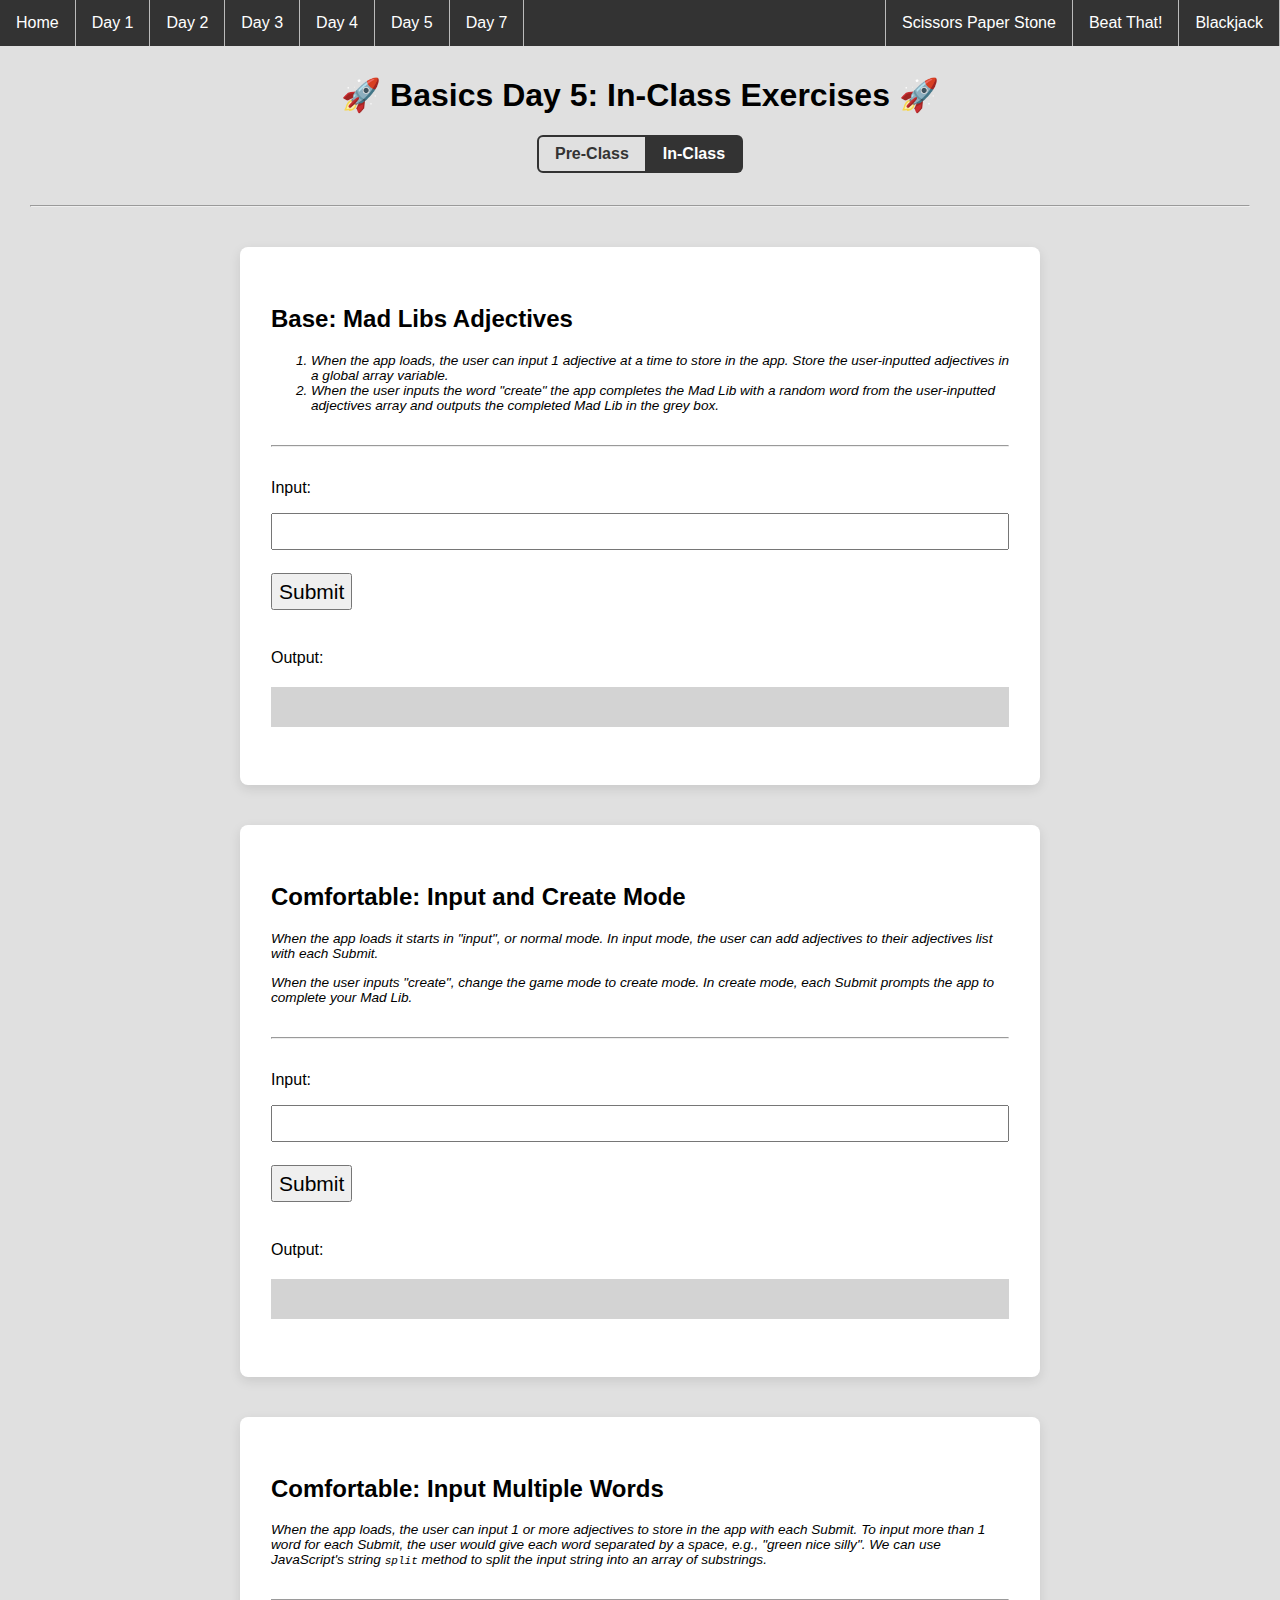
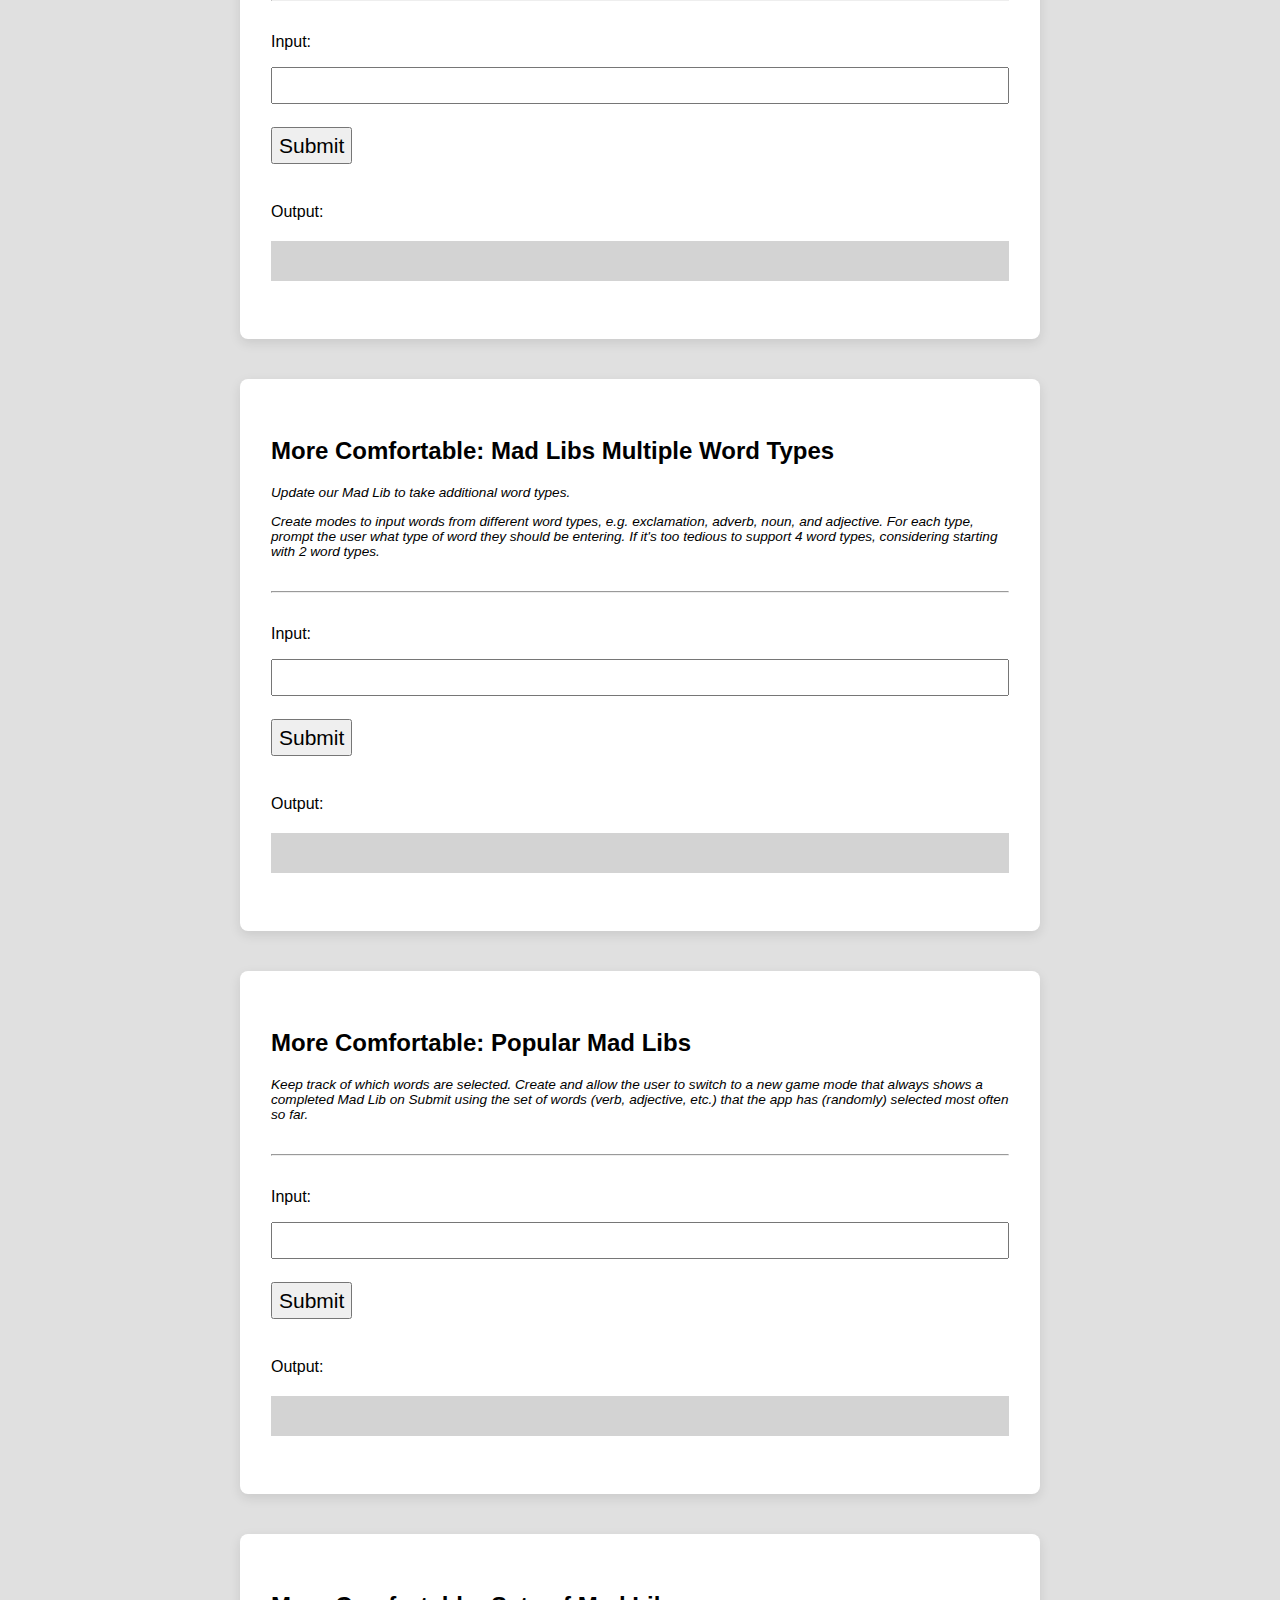
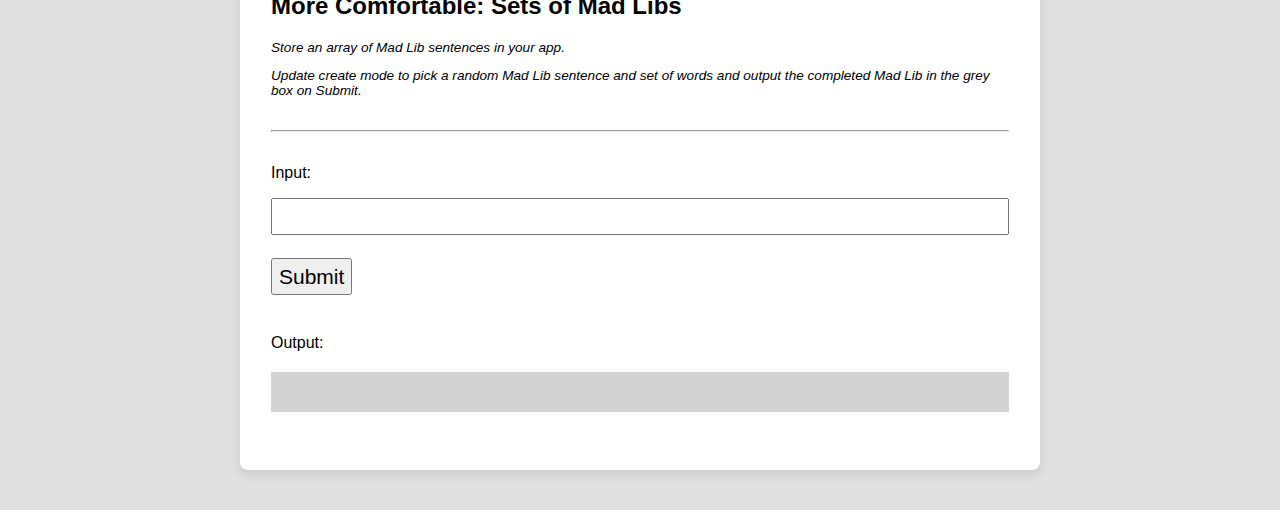
<file: day05-mad-libs/in-class/index.html>
<!--  All HTML files begin with the following line: -->
<!DOCTYPE html>
<!-- This indicates that the rest of the lines that follow are to be interpreted as HTML. It tells the browser about what document type to expect. -->

<!-- All text enclosed in angled brackets are known as HTML element tags. There are usually, but not always, starting and closing element "tags", each representing a HTML element.
The <html> element is known as the root element of a HTML page. All other elements are encased within it. -->
<html>
  <!-- The <head> element contains meta information about the HTML page, information that is not rendered or displayed by the browser -->
  <head>
    <!-- The meta tag defines meta information in the HTML document. In this case, we are defining the charset. UTF-8 allows us to use emojis in the CodeSandbox environment -->
    <meta charset="UTF-8" />
    <!-- The <title> element specifies a title for the HTML page (which is shown in the browser's title bar or in the page's tab) and is the default name given to a bookmark of a webpage. -->
    <title>Basics</title>
    <!-- The <link> element specifies a relationship between this HTML page and an external resource, namely the styles.css file here. For the syntax '../../' in '../../styles.css', we are referring to the styles.css file (in the main directory) found 2 folders above the current one. In this case, we are linking a stylesheet which is a CSS file containing information relating to the layout and style of the webpage. The syntax within the styles.css file is also referred to as CSS - Cascading Style Sheets. -->
    <link rel="stylesheet" href="../../styles.css" />
  </head>

  <!-- The <body> element defines the document's body, and is a container for all the visible contents that will be rendered by the browser.  -->
  <body>
    <!-- The <nav> tag semantically defines a set of navigation links. It doesn't have many properties different from a <div>, and exists purely for semantic naming. -->
    <nav>
      <!-- The <ul> tag represents an unordered list, where items in the list are rendered on a vertical bulleted list. While we are listing the days of the exercises on this navbar, we are positioning them horizontally without the bullets. This is done using CSS, and you can preview the syntax in styles.css (do a search for "nav ul"). -->
      <ul>
        <li>
          <!-- An <a> tag defines a hyperlink, linking one page to another. The page to link to will be added to the "href" property of the tag. -->
          <a href="../../index.html">Home</a>
        </li>
        <li>
          <!-- An <a> tag defines a hyperlink, linking one page to another. The page to link to will be added to the "href" property of the tag. -->
          <a
            href="../../day01-data-manipulation-and-functions/in-class/index.html"
            >Day 1</a
          >
        </li>
        <li>
          <a
            href="../../day02-if-statements-boolean-operators/in-class/index.html"
            >Day 2</a
          >
        </li>
        <li>
          <a href="../../day03-program-state/in-class/index.html">Day 3</a>
        </li>
        <li>
          <a href="../../day04-loops/in-class/index.html">Day 4</a>
        </li>
        <li>
          <a href="../../day05-mad-libs/in-class/index.html">Day 5</a>
        </li>
        <li>
          <a href="../../day07-moar-cards/in-class/index.html">Day 7</a>
        </li>
        <li class="project">
          <a href="../../project3-blackjack/index.html">Blackjack</a>
        </li>
        <li class="project">
          <a href="../../project2-beat-that/index.html">Beat That!</a>
        </li>
        <li class="project">
          <a href="../../project1-sps/index.html">Scissors Paper Stone</a>
        </li>
      </ul>
    </nav>
    <!-- The <h1> element defines a large heading. There are 6 pre-set header elements, <h1> to <h6> -->
    <h1 id="header">🚀 Basics Day 5: In-Class Exercises 🚀</h1>
    <div class="flex justify-content-center">
      <div class="button-group">
        <a href="../pre-class/index.html" class="button-group-button"
          >Pre-Class</a
        >
        <a href="../in-class/index.html" class="active button-group-button"
          >In-Class</a
        >
      </div>
    </div>
    <!-- The <hr> tag represents a horizontal rule. It is used if you want to add line dividers across your page. -->
    <hr />
    <!-- The <div> tag defines a division or a section in an HTML document, and is commonly use as a "container" for nested HTML elements. -->
    <div class="container">
      <h2>Base: Mad Libs Adjectives</h2>
      <div class="instructions-text">
        <!-- The <ol> tag represents an ordered list, where items in the list can be ordered numerically. -->
        <ol>
          <!-- The <li> tag represents a list item, which has to be contained in an ordered list (<ol>) or an unordered list (<ul>). -->
          <li>
            When the app loads, the user can input 1 adjective at a time to
            store in the app. Store the user-inputted adjectives in a global
            array variable.
          </li>
          <li>
            When the user inputs the word "create" the app completes the Mad Lib
            with a random word from the user-inputted adjectives array and
            outputs the completed Mad Lib in the grey box.
          </li>
        </ol>
      </div>
      <!-- The <hr> tag represents a horizontal rule. It is used if you want to add line dividers across your page. -->
      <hr />
      <!-- The <p> tag defines a paragraph element. -->
      <p>Input:</p>
      <!-- The self-closing <input /> tag represents a field for a user to enter input. -->
      <input id="mad-libs-adjectives-input-field" />
      <!-- The self-closing <br /> tag represents a line break - a line's worth of spacing before dispalying the next element. -->
      <br />
      <!-- The <button> tag represents.. you guessed it! a button. -->
      <button id="mad-libs-adjectives-submit-button">Submit</button>
      <p>Output:</p>
      <div class="output-div" id="mad-libs-adjectives-output-div"></div>
    </div>
    <!-- The <div> tag defines a division or a section in an HTML document, and is commonly use as a "container" for nested HTML elements. -->
    <div class="container">
      <h2>Comfortable: Input and Create Mode</h2>
      <div class="instructions-text">
        <p>
          When the app loads it starts in "input", or normal mode. In input
          mode, the user can add adjectives to their adjectives list with each
          Submit.
        </p>
        <p>
          When the user inputs "create", change the game mode to create mode. In
          create mode, each Submit prompts the app to complete your Mad Lib.
        </p>
      </div>
      <!-- The <hr> tag represents a horizontal rule. It is used if you want to add line dividers across your page. -->
      <hr />
      <!-- The <p> tag defines a paragraph element. -->
      <p>Input:</p>
      <!-- The self-closing <input /> tag represents a field for a user to enter input. -->
      <input id="mad-libs-input-create-input-field" />
      <!-- The self-closing <br /> tag represents a line break - a line's worth of spacing before dispalying the next element. -->
      <br />
      <!-- The <button> tag represents.. you guessed it! a button. -->
      <button id="mad-libs-input-create-submit-button">Submit</button>
      <p>Output:</p>
      <div class="output-div" id="mad-libs-input-create-output-div"></div>
    </div>
    <!-- The <div> tag defines a division or a section in an HTML document, and is commonly use as a "container" for nested HTML elements. -->
    <div class="container">
      <h2>Comfortable: Input Multiple Words</h2>
      <div class="instructions-text">
        <p>
          When the app loads, the user can input 1 or more adjectives to store
          in the app with each Submit. To input more than 1 word for each
          Submit, the user would give each word separated by a space, e.g.,
          "green nice silly". We can use JavaScript's string
          <code>split</code> method to split the input string into an array of
          substrings.
        </p>
      </div>
      <!-- The <hr> tag represents a horizontal rule. It is used if you want to add line dividers across your page. -->
      <hr />
      <!-- The <p> tag defines a paragraph element. -->
      <p>Input:</p>
      <!-- The self-closing <input /> tag represents a field for a user to enter input. -->
      <input id="mad-libs-multiple-words-input-field" />
      <!-- The self-closing <br /> tag represents a line break - a line's worth of spacing before dispalying the next element. -->
      <br />
      <!-- The <button> tag represents.. you guessed it! a button. -->
      <button id="mad-libs-multiple-words-submit-button">Submit</button>
      <p>Output:</p>
      <div class="output-div" id="mad-libs-multiple-words-output-div"></div>
    </div>
    <!-- The <div> tag defines a division or a section in an HTML document, and is commonly use as a "container" for nested HTML elements. -->
    <div class="container">
      <h2>More Comfortable: Mad Libs Multiple Word Types</h2>
      <div class="instructions-text">
        <p>Update our Mad Lib to take additional word types.</p>
        <p>
          Create modes to input words from different word types, e.g.
          exclamation, adverb, noun, and adjective. For each type, prompt the
          user what type of word they should be entering. If it's too tedious to
          support 4 word types, considering starting with 2 word types.
        </p>
      </div>
      <!-- The <hr> tag represents a horizontal rule. It is used if you want to add line dividers across your page. -->
      <hr />
      <!-- The <p> tag defines a paragraph element. -->
      <p>Input:</p>
      <!-- The self-closing <input /> tag represents a field for a user to enter input. -->
      <input id="mad-libs-multiple-types-input-field" />
      <!-- The self-closing <br /> tag represents a line break - a line's worth of spacing before dispalying the next element. -->
      <br />
      <!-- The <button> tag represents.. you guessed it! a button. -->
      <button id="mad-libs-multiple-types-submit-button">Submit</button>
      <p>Output:</p>
      <div class="output-div" id="mad-libs-multiple-types-output-div"></div>
    </div>
    <!-- The <div> tag defines a division or a section in an HTML document, and is commonly use as a "container" for nested HTML elements. -->
    <div class="container">
      <h2>More Comfortable: Popular Mad Libs</h2>
      <div class="instructions-text">
        <p>
          Keep track of which words are selected. Create and allow the user to
          switch to a new game mode that always shows a completed Mad Lib on
          Submit using the set of words (verb, adjective, etc.) that the app has
          (randomly) selected most often so far.
        </p>
      </div>
      <!-- The <hr> tag represents a horizontal rule. It is used if you want to add line dividers across your page. -->
      <hr />
      <!-- The <p> tag defines a paragraph element. -->
      <p>Input:</p>
      <!-- The self-closing <input /> tag represents a field for a user to enter input. -->
      <input id="mad-libs-popular-input-field" />
      <!-- The self-closing <br /> tag represents a line break - a line's worth of spacing before dispalying the next element. -->
      <br />
      <!-- The <button> tag represents.. you guessed it! a button. -->
      <button id="mad-libs-popular-submit-button">Submit</button>
      <p>Output:</p>
      <div class="output-div" id="mad-libs-popular-output-div"></div>
    </div>

    <!-- The <div> tag defines a division or a section in an HTML document, and is commonly use as a "container" for nested HTML elements. -->
    <div class="container">
      <h2>More Comfortable: Sets of Mad Libs</h2>
      <div class="instructions-text">
        <p>Store an array of Mad Lib sentences in your app.</p>
        <p>
          Update create mode to pick a random Mad Lib sentence and set of words
          and output the completed Mad Lib in the grey box on Submit.
        </p>
      </div>
      <!-- The <hr> tag represents a horizontal rule. It is used if you want to add line dividers across your page. -->
      <hr />
      <!-- The <p> tag defines a paragraph element. -->
      <p>Input:</p>
      <!-- The self-closing <input /> tag represents a field for a user to enter input. -->
      <input id="mad-libs-sets-input-field" />
      <!-- The self-closing <br /> tag represents a line break - a line's worth of spacing before dispalying the next element. -->
      <br />
      <!-- The <button> tag represents.. you guessed it! a button. -->
      <button id="mad-libs-sets-submit-button">Submit</button>
      <p>Output:</p>
      <div class="output-div" id="mad-libs-sets-output-div"></div>
    </div>
    <!-- Everything below this is incorporating JavaScript programming logic into the webpage. -->
    <!-- The script tag encloses JavaScript syntax for the browser to interpret programtically -->
    <!-- The following line imports all code written in the script.js file -->
    <script src="script.js"></script>
    <!-- Define button click functionality -->
    <script>
      // Declare and define variables that represents the Submit Button for each exercise
      var madLibsAdjectivesButton = document.querySelector(
        "#mad-libs-adjectives-submit-button"
      );
      var madLibsPopularButton = document.querySelector(
        "#mad-libs-popular-submit-button"
      );
      var madLibsInputCreateButton = document.querySelector(
        "#mad-libs-input-create-submit-button"
      );
      var madLibsMultipleWordsButton = document.querySelector(
        "#mad-libs-multiple-words-submit-button"
      );
      var madLibsMultipleTypesButton = document.querySelector(
        "#mad-libs-multiple-types-submit-button"
      );
      var madLibsSetsButton = document.querySelector(
        "#mad-libs-sets-submit-button"
      );

      // When the submit button is clicked, access the text entered by the user in the input field
      // And pass it as an input parameter to the main function as defined in script.js
      madLibsAdjectivesButton.addEventListener("click", function () {
        // Set result to input value
        var input = document.querySelector("#mad-libs-adjectives-input-field");
        // Store the output of the main function in a new variable
        var result = madLibsAdjectivesMain(input.value);

        // Display result in output element
        var output = document.querySelector("#mad-libs-adjectives-output-div");
        output.innerHTML = result;

        // Reset input value
        input.value = "";
      });

      madLibsPopularButton.addEventListener("click", function () {
        // Set result to input value
        var input = document.querySelector("#mad-libs-popular-input-field");
        // Store the output of the main function in a new variable
        var result = madLibsPopularMain(input.value);

        // Display result in output element
        var output = document.querySelector("#mad-libs-popular-output-div");
        output.innerHTML = result;

        // Reset input value
        input.value = "";
      });

      madLibsInputCreateButton.addEventListener("click", function () {
        // Set result to input value
        var input = document.querySelector(
          "#mad-libs-input-create-input-field"
        );
        // Store the output of the main function in a new variable
        var result = madLibsInputCreateMain(input.value);

        // Display result in output element
        var output = document.querySelector(
          "#mad-libs-input-create-output-div"
        );
        output.innerHTML = result;

        // Reset input value
        input.value = "";
      });

      madLibsMultipleWordsButton.addEventListener("click", function () {
        // Set result to input value
        var input = document.querySelector(
          "#mad-libs-multiple-words-input-field"
        );
        // Store the output of the main function in a new variable
        var result = madLibsMultipleWordsMain(input.value);

        // Display result in output element
        var output = document.querySelector(
          "#mad-libs-multiple-words-output-div"
        );
        output.innerHTML = result;

        // Reset input value
        input.value = "";
      });

      madLibsMultipleTypesButton.addEventListener("click", function () {
        // Set result to input value
        var input = document.querySelector(
          "#mad-libs-multiple-types-input-field"
        );
        // Store the output of the main function in a new variable
        var result = madLibsMultipleTypesMain(input.value);

        // Display result in output element
        var output = document.querySelector(
          "#mad-libs-multiple-types-output-div"
        );
        output.innerHTML = result;

        // Reset input value
        input.value = "";
      });

      madLibsSetsButton.addEventListener("click", function () {
        // Set result to input value
        var input = document.querySelector("#mad-libs-sets-input-field");
        // Store the output of the main function in a new variable
        var result = madLibsSetsMain(input.value);

        // Display result in output element
        var output = document.querySelector("#mad-libs-sets-output-div");
        output.innerHTML = result;

        // Reset input value
        input.value = "";
      });
    </script>
  </body>
</html>
</file>
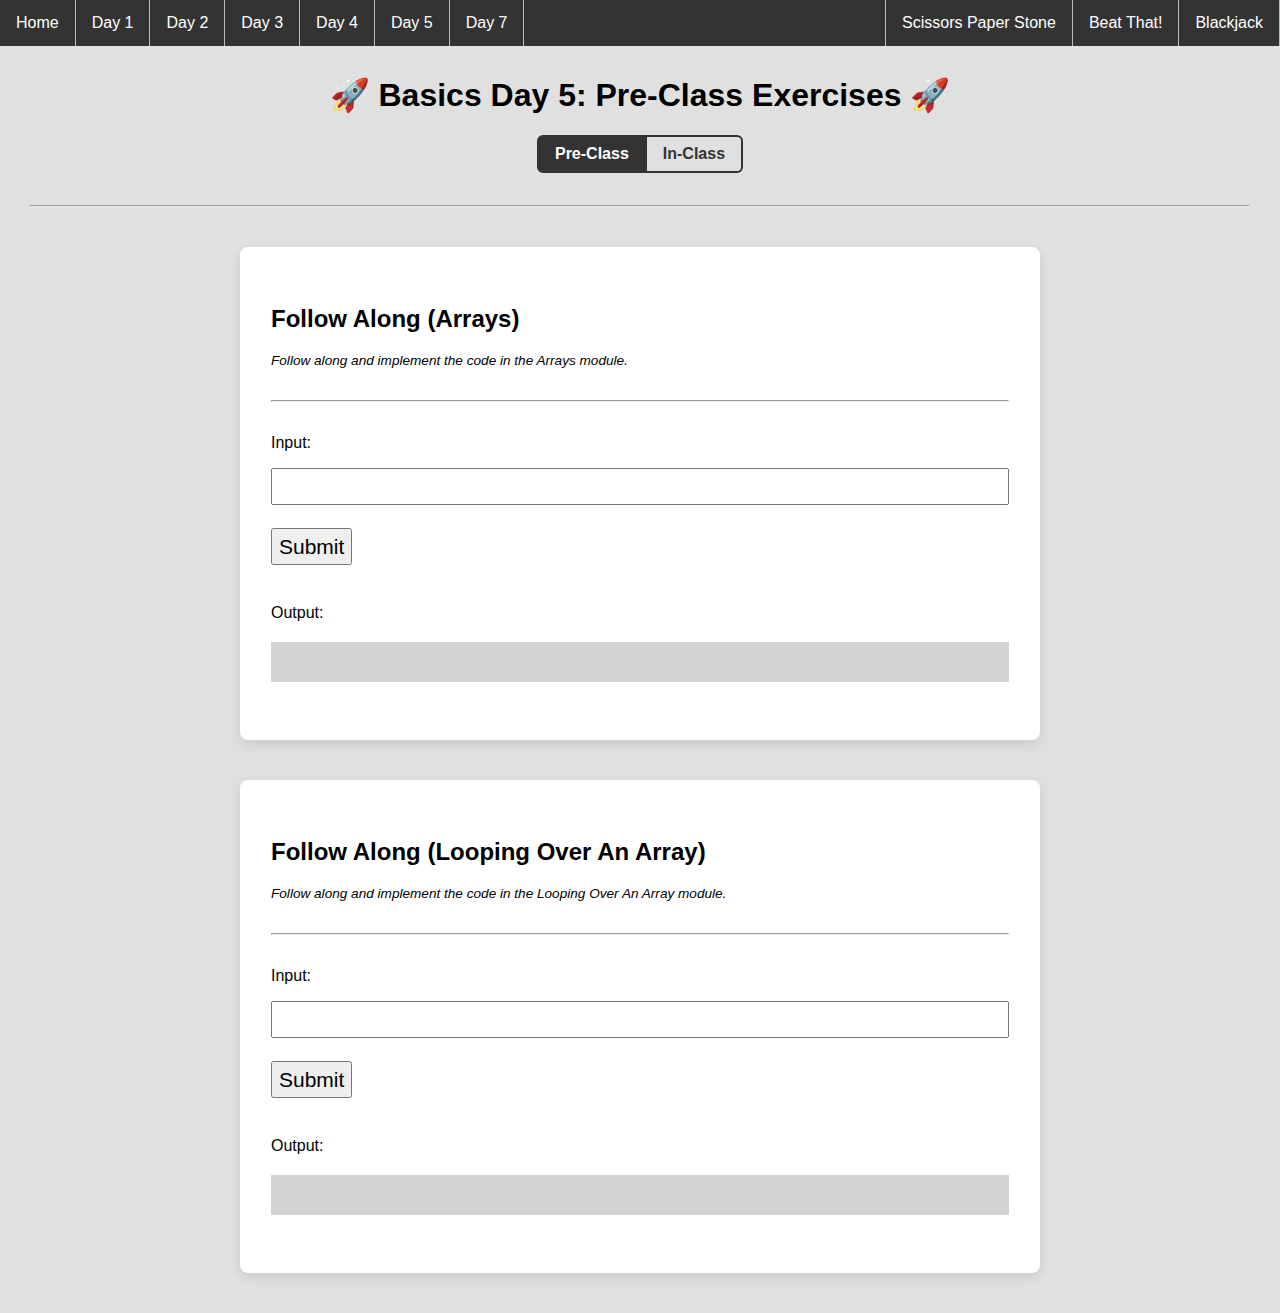
<file: day05-mad-libs/pre-class/index.html>
<!--  All HTML files begin with the following line: -->
<!DOCTYPE html>
<!-- This indicates that the rest of the lines that follow are to be interpreted as HTML. It tells the browser about what document type to expect. -->

<!-- All text enclosed in angled brackets are known as HTML element tags. There are usually, but not always, starting and closing element "tags", each representing a HTML element.
The <html> element is known as the root element of a HTML page. All other elements are encased within it. -->
<html>
  <!-- The <head> element contains meta information about the HTML page, information that is not rendered or displayed by the browser -->
  <head>
    <!-- The meta tag defines meta information in the HTML document. In this case, we are defining the charset. UTF-8 allows us to use emojis in the CodeSandbox environment -->
    <meta charset="UTF-8" />
    <!-- The <title> element specifies a title for the HTML page (which is shown in the browser's title bar or in the page's tab) and is the default name given to a bookmark of a webpage. -->
    <title>Basics</title>
    <!-- The <link> element specifies a relationship between this HTML page and an external resource, namely the styles.css file here. For the syntax '../../' in '../../styles.css', we are referring to the styles.css file (in the main directory) found 2 folders above the current one. In this case, we are linking a stylesheet which is a CSS file containing information relating to the layout and style of the webpage. The syntax within the styles.css file is also referred to as CSS - Cascading Style Sheets. -->
    <link rel="stylesheet" href="../../styles.css" />
  </head>

  <!-- The <body> element defines the document's body, and is a container for all the visible contents that will be rendered by the browser.  -->
  <body>
    <!-- The <nav> tag semantically defines a set of navigation links. It doesn't have many properties different from a <div>, and exists purely for semantic naming. -->
    <nav>
      <!-- The <ul> tag represents an unordered list, where items in the list are rendered on a vertical bulleted list. While we are listing the days of the exercises on this navbar, we are positioning them horizontally without the bullets. This is done using CSS, and you can preview the syntax in styles.css (do a search for "nav ul"). -->
      <ul>
        <li>
          <!-- An <a> tag defines a hyperlink, linking one page to another. The page to link to will be added to the "href" property of the tag. -->
          <a href="../../index.html">Home</a>
        </li>
        <li>
          <!-- An <a> tag defines a hyperlink, linking one page to another. The page to link to will be added to the "href" property of the tag. -->
          <a
            href="../../day01-data-manipulation-and-functions/in-class/index.html"
            >Day 1</a
          >
        </li>
        <li>
          <a
            href="../../day02-if-statements-boolean-operators/in-class/index.html"
            >Day 2</a
          >
        </li>
        <li>
          <a href="../../day03-program-state/in-class/index.html">Day 3</a>
        </li>
        <li>
          <a href="../../day04-loops/in-class/index.html">Day 4</a>
        </li>
        <li>
          <a href="../../day05-mad-libs/in-class/index.html">Day 5</a>
        </li>
        <li>
          <a href="../../day07-moar-cards/in-class/index.html">Day 7</a>
        </li>
        <li class="project">
          <a href="../../project3-blackjack/index.html">Blackjack</a>
        </li>
        <li class="project">
          <a href="../../project2-beat-that/index.html">Beat That!</a>
        </li>
        <li class="project">
          <a href="../../project1-sps/index.html">Scissors Paper Stone</a>
        </li>
      </ul>
    </nav>
    <!-- The <h1> element defines a large heading. There are 6 pre-set header elements, <h1> to <h6> -->
    <h1 id="header">🚀 Basics Day 5: Pre-Class Exercises 🚀</h1>
    <div class="flex justify-content-center">
      <div class="button-group">
        <a href="../pre-class/index.html" class="active button-group-button"
          >Pre-Class</a
        >
        <a href="../in-class/index.html" class="button-group-button"
          >In-Class</a
        >
      </div>
    </div>
    <!-- The <hr> tag represents a horizontal rule. It is used if you want to add line dividers across your page. -->
    <hr />
    <!-- The <div> tag defines a division or a section in an HTML document, and is commonly use as a "container" for nested HTML elements. -->
    <div class="container">
      <h2>Follow Along (Arrays)</h2>
      <div class="instructions-text">
        <p>Follow along and implement the code in the Arrays module.</p>
      </div>
      <!-- The <hr> tag represents a horizontal rule. It is used if you want to add line dividers across your page. -->
      <hr />
      <!-- The <p> tag defines a paragraph element. -->
      <p>Input:</p>
      <!-- The self-closing <input /> tag represents a field for a user to enter input. -->
      <input id="follow-arrays-input-field" />
      <!-- The self-closing <br /> tag represents a line break - a line's worth of spacing before dispalying the next element. -->
      <br />
      <!-- The <button> tag represents.. you guessed it! a button. -->
      <button id="follow-arrays-submit-button">Submit</button>
      <p>Output:</p>
      <div class="output-div" id="follow-arrays-output-div"></div>
    </div>
    <!-- The <div> tag defines a division or a section in an HTML document, and is commonly use as a "container" for nested HTML elements. -->
    <div class="container">
      <h2>Follow Along (Looping Over An Array)</h2>
      <div class="instructions-text">
        <p>
          Follow along and implement the code in the Looping Over An Array
          module.
        </p>
      </div>
      <!-- The <hr> tag represents a horizontal rule. It is used if you want to add line dividers across your page. -->
      <hr />
      <!-- The <p> tag defines a paragraph element. -->
      <p>Input:</p>
      <!-- The self-closing <input /> tag represents a field for a user to enter input. -->
      <input id="follow-arrays-loops-input-field" />
      <!-- The self-closing <br /> tag represents a line break - a line's worth of spacing before dispalying the next element. -->
      <br />
      <!-- The <button> tag represents.. you guessed it! a button. -->
      <button id="follow-arrays-loops-submit-button">Submit</button>
      <p>Output:</p>
      <div class="output-div" id="follow-arrays-loops-output-div"></div>
    </div>
    <!-- Everything below this is incorporating JavaScript programming logic into the webpage. -->
    <!-- The script tag encloses JavaScript syntax for the browser to interpret programtically -->
    <!-- The following line imports all code written in the script.js file -->
    <script src="script.js"></script>
    <!-- Define button click functionality -->
    <script>
      // Declare and define variables that represents the Submit Button for each exercise
      var followArraysButton = document.querySelector(
        "#follow-arrays-submit-button"
      );
      var followArraysLoopsButton = document.querySelector(
        "#follow-arrays-loops-submit-button"
      );

      // When the submit button is clicked, access the text entered by the user in the input field
      // And pass it as an input parameter to the main function as defined in script.js
      followArraysButton.addEventListener("click", function () {
        // Set result to input value
        var input = document.querySelector("#follow-arrays-input-field");
        // Store the output of the main function in a new variable
        var result = followArraysMain(input.value);

        // Display result in output element
        var output = document.querySelector("#follow-arrays-output-div");
        output.innerHTML = result;

        // Reset input value
        input.value = "";
      });

      followArraysLoopsButton.addEventListener("click", function () {
        // Set result to input value
        var input = document.querySelector("#follow-arrays-loops-input-field");
        // Store the output of the main function in a new variable
        var result = followArraysLoopsMain(input.value);

        // Display result in output element
        var output = document.querySelector("#follow-arrays-loops-output-div");
        output.innerHTML = result;

        // Reset input value
        input.value = "";
      });
    </script>
  </body>
</html>
</file>
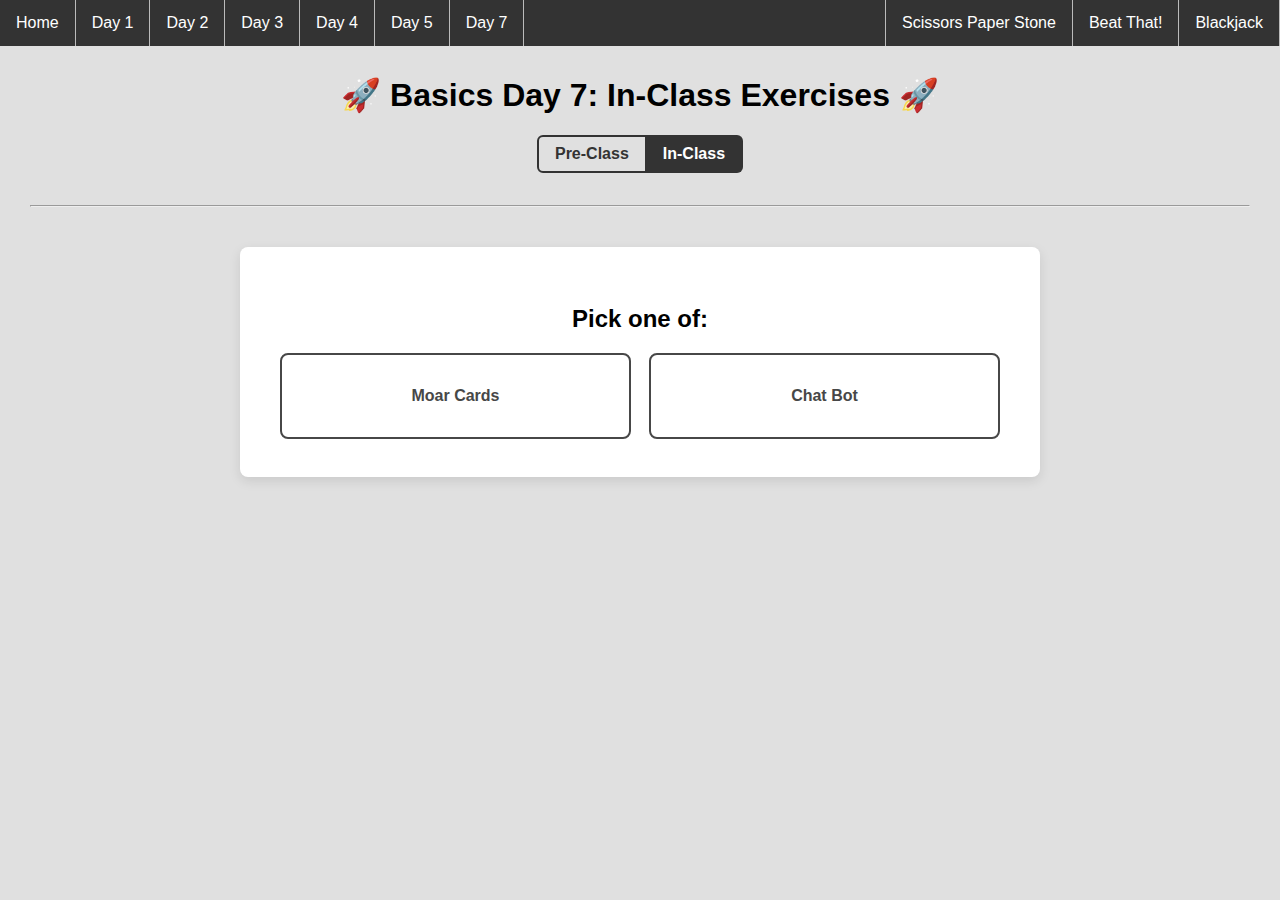
<file: day07-moar-cards/in-class/index.html>
<!--  All HTML files begin with the following line: -->
<!DOCTYPE html>
<!-- This indicates that the rest of the lines that follow are to be interpreted as HTML. It tells the browser about what document type to expect. -->

<!-- All text enclosed in angled brackets are known as HTML element tags. There are usually, but not always, starting and closing element "tags", each representing a HTML element.
The <html> element is known as the root element of a HTML page. All other elements are encased within it. -->
<html>
  <!-- The <head> element contains meta information about the HTML page, information that is not rendered or displayed by the browser -->
  <head>
    <!-- The meta tag defines meta information in the HTML document. In this case, we are defining the charset. UTF-8 allows us to use emojis in the CodeSandbox environment -->
    <meta charset="UTF-8" />
    <!-- The <title> element specifies a title for the HTML page (which is shown in the browser's title bar or in the page's tab) and is the default name given to a bookmark of a webpage. -->
    <title>Basics</title>
    <!-- The <link> element specifies a relationship between this HTML page and an external resource, namely the styles.css file here. For the syntax '../../' in '../../styles.css', we are referring to the styles.css file (in the main directory) found 2 folders above the current one. In this case, we are linking a stylesheet which is a CSS file containing information relating to the layout and style of the webpage. The syntax within the styles.css file is also referred to as CSS - Cascading Style Sheets. -->
    <link rel="stylesheet" href="../../styles.css" />
  </head>

  <!-- The <body> element defines the document's body, and is a container for all the visible contents that will be rendered by the browser.  -->
  <body>
    <!-- The <nav> tag semantically defines a set of navigation links. It doesn't have many properties different from a <div>, and exists purely for semantic naming. -->
    <nav>
      <!-- The <ul> tag represents an unordered list, where items in the list are rendered on a vertical bulleted list. While we are listing the days of the exercises on this navbar, we are positioning them horizontally without the bullets. This is done using CSS, and you can preview the syntax in styles.css (do a search for "nav ul"). -->
      <ul>
        <li>
          <!-- An <a> tag defines a hyperlink, linking one page to another. The page to link to will be added to the "href" property of the tag. -->
          <a href="../../index.html">Home</a>
        </li>
        <li>
          <!-- An <a> tag defines a hyperlink, linking one page to another. The page to link to will be added to the "href" property of the tag. -->
          <a
            href="../../day01-data-manipulation-and-functions/in-class/index.html"
            >Day 1</a
          >
        </li>
        <li>
          <a
            href="../../day02-if-statements-boolean-operators/in-class/index.html"
            >Day 2</a
          >
        </li>
        <li>
          <a href="../../day03-program-state/in-class/index.html">Day 3</a>
        </li>
        <li>
          <a href="../../day04-loops/in-class/index.html">Day 4</a>
        </li>
        <li>
          <a href="../../day05-mad-libs/in-class/index.html">Day 5</a>
        </li>
        <li>
          <a href="../../day07-moar-cards/in-class/index.html">Day 7</a>
        </li>
        <li class="project">
          <a href="../../project3-blackjack/index.html">Blackjack</a>
        </li>
        <li class="project">
          <a href="../../project2-beat-that/index.html">Beat That!</a>
        </li>
        <li class="project">
          <a href="../../project1-sps/index.html">Scissors Paper Stone</a>
        </li>
      </ul>
    </nav>
    <!-- The <h1> element defines a large heading. There are 6 pre-set header elements, <h1> to <h6> -->
    <h1 id="header">🚀 Basics Day 7: In-Class Exercises 🚀</h1>
    <div class="flex justify-content-center">
      <div class="button-group">
        <a href="../pre-class/index.html" class="button-group-button"
          >Pre-Class</a
        >
        <a href="../in-class/index.html" class="active button-group-button"
          >In-Class</a
        >
      </div>
    </div>
    <!-- The <hr> tag represents a horizontal rule. It is used if you want to add line dividers across your page. -->
    <hr />
    <!-- The <div> tag defines a division or a section in an HTML document, and is commonly use as a "container" for nested HTML elements. -->
    <div class="container">
      <h2 class="text-center">Pick one of:</h2>
      <div class="ice-double">
        <a href="index_cards.html">Moar Cards</a>
        <a href="index_chat.html">Chat Bot</a>
      </div>
    </div>
  </body>
</html>
</file>
<file: styles.css>
/*
  The syntax within the styles.css file is also referred to as CSS - Cascading Style Sheets.
  CSS describes how HTML elements are to be displayed on the screen.
*/

* {
  box-sizing: border-box;
}

body {
  margin-top: 0;
  font-family: sans-serif;
  margin-left: 30px;
  margin-right: 30px;
  background-color: #e0e0e0;
}

nav {
  position: relative;
  top: 0;
  left: -30px;
  width: calc(100% + 60px);
  margin-bottom: 30px;
}

nav ul {
  list-style-type: none;
  margin: 0;
  padding: 0;
  overflow: hidden;
  background-color: #333;
}

nav ul li {
  float: left;
  border-right: 1px solid #bbb;
}

nav ul li.project {
  float: right;
}

nav ul li.project:last-child {
  border-left: 1px solid #bbb;
}

nav ul li a {
  display: block;
  color: white;
  text-align: center;
  padding: 14px 16px;
  text-decoration: none;
}

#header {
  text-align: center;
}

.container {
  background-color: #ffffff;
  margin: 40px auto;
  max-width: 800px;
  padding: 38px 31px;
  border-radius: 8px;
  box-shadow: rgba(0, 0, 0, 0.1) 0px 4px 12px;
}

input {
  font-size: 21px;
  line-height: 33px;
  margin: 0 0 23px 0;
  padding: 0 9px;
  width: 100%;
}

button {
  font-size: 21px;
  line-height: 33px;
  margin: 0 0 23px 0;
  padding: 0 6px;
}

.output-div {
  background-color: lightgrey;
  margin: 20px auto;
  padding: 20px;
  width: 100%;
}

hr {
  margin-top: 2em;
  margin-bottom: 2em;
}

.instructions-text {
  font-size: 0.85em;
  font-style: italic;
}

.text-center {
  text-align: center;
}

.ice-double {
  display: flex;
}

.ice-double a {
  text-align: center;
  text-decoration: none;
  font-weight: bold;
  color: rgba(71, 71, 71, 1);
  display: block;
  flex-basis: 47.5%;
  margin: 0 1.25%;
  padding: 2em;
  border: 2px solid rgba(71, 71, 71, 1);
  border-radius: 8px;
}

.ice-double a:hover {
  color: rgba(71, 71, 71, 0.75);
  border: 2px solid rgba(71, 71, 71, 0.75);
}

.button-group {
  position: relative;
  display: inline-flex;
  vertical-align: middle;
  justify-self: center;
}

.button-group .button-group-button {
  position: relative;
  flex: 1 1 auto;
  background: transparent;
  color: #0d6efd;
  border-color: #0d6efd;
  display: inline-block;
  text-align: center;
  vertical-align: middle;
  background-color: transparent;
  padding: 0.5rem 1rem;
  border-radius: 0;
  text-decoration: none;
  border: 2px solid #333;
  color: #333;
  font-weight: bold;
}

.button-group .button-group-button.active {
  border: 2px solid #333;
  color: #fff;
  background-color: #333;
  font-weight: bold;
}

.button-group .button-group-button:not(.active):hover {
  background-color: rgba(51, 51, 51, 0.67);
  color: white;
}

.button-group .button-group-button:not(:first-child) {
  border-left: 0;
}

.button-group .button-group-button:first-child {
  border-top-left-radius: 0.375rem;
  border-bottom-left-radius: 0.375rem;
}

.button-group .button-group-button:last-child {
  border-top-right-radius: 0.375rem;
  border-bottom-right-radius: 0.375rem;
}

.flex {
  display: flex;
}

.justify-content-center {
  justify-content: center;
}
</file>
<file: project1-sps/styles.css>
/*
  The syntax within the styles.css file is also referred to as CSS - Cascading Style Sheets.
  CSS describes how HTML elements are to be displayed on the screen.
*/

* {
  box-sizing: border-box;
}

body {
  margin-top: 0;
  font-family: sans-serif;
  margin-left: 30px;
  margin-right: 30px;
  background-color: #e0e0e0;
}

nav {
  position: relative;
  top: 0;
  left: -30px;
  width: calc(100% + 60px);
  margin-bottom: 30px;
}

nav ul {
  list-style-type: none;
  margin: 0;
  padding: 0;
  overflow: hidden;
  background-color: #333;
}

nav ul li {
  float: left;
  border-right: 1px solid #bbb;
}

nav ul li.project {
  float: right;
}

nav ul li.project:last-child {
  border-left: 1px solid #bbb;
}

nav ul li a {
  display: block;
  color: white;
  text-align: center;
  padding: 14px 16px;
  text-decoration: none;
}

#header {
  text-align: center;
}

.container {
  background-color: #ffffff;
  margin: 40px auto;
  max-width: 800px;
  padding: 38px 31px;
  border-radius: 8px;
  box-shadow: rgba(0, 0, 0, 0.1) 0px 4px 12px;
}

input {
  font-size: 21px;
  line-height: 33px;
  margin: 0 0 23px 0;
  padding: 0 9px;
  width: 100%;
}

button {
  font-size: 21px;
  line-height: 33px;
  margin: 0 0 23px 0;
  padding: 0 6px;
}

.output-div {
  background-color: lightgrey;
  margin: 20px auto;
  padding: 20px;
  width: 100%;
}

hr {
  margin-top: 2em;
  margin-bottom: 2em;
}

.instructions-text {
  font-size: 0.85em;
  font-style: italic;
}

.text-center {
  text-align: center;
}

.ice-double {
  display: flex;
}

.ice-double a {
  text-align: center;
  text-decoration: none;
  font-weight: bold;
  color: rgba(71, 71, 71, 1);
  display: block;
  flex-basis: 47.5%;
  margin: 0 1.25%;
  padding: 2em;
  border: 2px solid rgba(71, 71, 71, 1);
  border-radius: 8px;
}

.ice-double a:hover {
  color: rgba(71, 71, 71, 0.75);
  border: 2px solid rgba(71, 71, 71, 0.75);
}

.button-group {
  position: relative;
  display: inline-flex;
  vertical-align: middle;
  justify-self: center;
}

.button-group .button-group-button {
  position: relative;
  flex: 1 1 auto;
  background: transparent;
  color: #0d6efd;
  border-color: #0d6efd;
  display: inline-block;
  text-align: center;
  vertical-align: middle;
  background-color: transparent;
  padding: 0.5rem 1rem;
  border-radius: 0;
  text-decoration: none;
  border: 2px solid #333;
  color: #333;
  font-weight: bold;
}

.button-group .button-group-button.active {
  border: 2px solid #333;
  color: #fff;
  background-color: #333;
  font-weight: bold;
}

.button-group .button-group-button:not(.active):hover {
  background-color: rgba(51, 51, 51, 0.67);
  color: white;
}

.button-group .button-group-button:not(:first-child) {
  border-left: 0;
}

.button-group .button-group-button:first-child {
  border-top-left-radius: 0.375rem;
  border-bottom-left-radius: 0.375rem;
}

.button-group .button-group-button:last-child {
  border-top-right-radius: 0.375rem;
  border-bottom-right-radius: 0.375rem;
}

.flex {
  display: flex;
}

.justify-content-center {
  justify-content: center;
}
</file>
<file: project2-beat-that/styles.css>
/*
  The syntax within the styles.css file is also referred to as CSS - Cascading Style Sheets.
  CSS describes how HTML elements are to be displayed on the screen.
*/

* {
  box-sizing: border-box;
}

body {
  margin-top: 0;
  font-family: sans-serif;
  margin-left: 30px;
  margin-right: 30px;
  background-color: #e0e0e0;
}

nav {
  position: relative;
  top: 0;
  left: -30px;
  width: calc(100% + 60px);
  margin-bottom: 30px;
}

nav ul {
  list-style-type: none;
  margin: 0;
  padding: 0;
  overflow: hidden;
  background-color: #333;
}

nav ul li {
  float: left;
  border-right: 1px solid #bbb;
}

nav ul li.project {
  float: right;
}

nav ul li.project:last-child {
  border-left: 1px solid #bbb;
}

nav ul li a {
  display: block;
  color: white;
  text-align: center;
  padding: 14px 16px;
  text-decoration: none;
}

#header {
  text-align: center;
}

.container {
  background-color: #ffffff;
  margin: 40px auto;
  max-width: 800px;
  padding: 38px 31px;
  border-radius: 8px;
  box-shadow: rgba(0, 0, 0, 0.1) 0px 4px 12px;
  position: relative;
}

input {
  font-size: 21px;
  line-height: 33px;
  margin: 0 0 23px 0;
  padding: 0 9px;
  width: 100%;
}

button {
  font-size: 21px;
  line-height: 33px;
  margin: 0 0 23px 0;
  padding: 0 6px;
}

.output-div {
  background-color: lightgrey;
  margin: 20px auto;
  padding: 20px;
  width: 100%;
}

hr {
  margin-top: 2em;
  margin-bottom: 2em;
}

.instructions-text {
  font-size: 0.85em;
  font-style: italic;
}

.text-center {
  text-align: center;
}

.ice-double {
  display: flex;
}

.ice-double a {
  text-align: center;
  text-decoration: none;
  font-weight: bold;
  color: rgba(71, 71, 71, 1);
  display: block;
  flex-basis: 47.5%;
  margin: 0 1.25%;
  padding: 2em;
  border: 2px solid rgba(71, 71, 71, 1);
  border-radius: 8px;
}

.ice-double a:hover {
  color: rgba(71, 71, 71, 0.75);
  border: 2px solid rgba(71, 71, 71, 0.75);
}

.button-group {
  position: relative;
  display: inline-flex;
  vertical-align: middle;
  justify-self: center;
}

.button-group .button-group-button {
  position: relative;
  flex: 1 1 auto;
  background: transparent;
  color: #0d6efd;
  border-color: #0d6efd;
  display: inline-block;
  text-align: center;
  vertical-align: middle;
  background-color: transparent;
  padding: 0.5rem 1rem;
  border-radius: 0;
  text-decoration: none;
  border: 2px solid #333;
  color: #333;
  font-weight: bold;
}

.button-group .button-group-button.active {
  border: 2px solid #333;
  color: #fff;
  background-color: #333;
  font-weight: bold;
}

.button-group .button-group-button:not(.active):hover {
  background-color: rgba(51, 51, 51, 0.67);
  color: white;
}

.button-group .button-group-button:not(:first-child) {
  border-left: 0;
}

.button-group .button-group-button:first-child {
  border-top-left-radius: 0.375rem;
  border-bottom-left-radius: 0.375rem;
}

.button-group .button-group-button:last-child {
  border-top-right-radius: 0.375rem;
  border-bottom-right-radius: 0.375rem;
}

.flex {
  display: flex;
}

.justify-content-center {
  justify-content: center;
}

#instructions {
  text-align: center;
}

#submitbuttoncontainer {
  margin: 0;
  position: absolute;
  top: 50px;
  left: 50%;
  -ms-transform: translate(-50%, -50%);
  transform: translate(-50%, -50%);
}
</file>
<file: project3-blackjack/styles.css>
/*
  The syntax within the styles.css file is also referred to as CSS - Cascading Style Sheets.
  CSS describes how HTML elements are to be displayed on the screen.
*/

* {
  box-sizing: border-box;
}

body {
  margin-top: 0;
  font-family: sans-serif;
  margin-left: 30px;
  margin-right: 30px;
  background-color: #e0e0e0;
}

nav {
  position: relative;
  top: 0;
  left: -30px;
  width: calc(100% + 60px);
  margin-bottom: 30px;
}

nav ul {
  list-style-type: none;
  margin: 0;
  padding: 0;
  overflow: hidden;
  background-color: #333;
}

nav ul li {
  float: left;
  border-right: 1px solid #bbb;
}

nav ul li.project {
  float: right;
}

nav ul li.project:last-child {
  border-left: 1px solid #bbb;
}

nav ul li a {
  display: block;
  color: white;
  text-align: center;
  padding: 14px 16px;
  text-decoration: none;
}

#header {
  text-align: center;
}

.container {
  background-color: #ffffff;
  margin: 40px auto;
  max-width: 800px;
  padding: 38px 31px;
  border-radius: 8px;
  box-shadow: rgba(0, 0, 0, 0.1) 0px 4px 12px;
}

input {
  font-size: 21px;
  line-height: 33px;
  margin: 0 0 23px 0;
  padding: 0 9px;
  width: 100%;
}

button {
  font-size: 21px;
  line-height: 33px;
  margin: 0 0 23px 0;
  padding: 0 6px;
}

.output-div {
  background-color: lightgrey;
  margin: 20px auto;
  padding: 20px;
  width: 100%;
}

hr {
  margin-top: 2em;
  margin-bottom: 2em;
}

.instructions-text {
  font-size: 0.85em;
  font-style: italic;
}

.text-center {
  text-align: center;
}

.ice-double {
  display: flex;
}

.ice-double a {
  text-align: center;
  text-decoration: none;
  font-weight: bold;
  color: rgba(71, 71, 71, 1);
  display: block;
  flex-basis: 47.5%;
  margin: 0 1.25%;
  padding: 2em;
  border: 2px solid rgba(71, 71, 71, 1);
  border-radius: 8px;
}

.ice-double a:hover {
  color: rgba(71, 71, 71, 0.75);
  border: 2px solid rgba(71, 71, 71, 0.75);
}

.button-group {
  position: relative;
  display: inline-flex;
  vertical-align: middle;
  justify-self: center;
}

.button-group .button-group-button {
  position: relative;
  flex: 1 1 auto;
  background: transparent;
  color: #0d6efd;
  border-color: #0d6efd;
  display: inline-block;
  text-align: center;
  vertical-align: middle;
  background-color: transparent;
  padding: 0.5rem 1rem;
  border-radius: 0;
  text-decoration: none;
  border: 2px solid #333;
  color: #333;
  font-weight: bold;
}

.button-group .button-group-button.active {
  border: 2px solid #333;
  color: #fff;
  background-color: #333;
  font-weight: bold;
}

.button-group .button-group-button:not(.active):hover {
  background-color: rgba(51, 51, 51, 0.67);
  color: white;
}

.button-group .button-group-button:not(:first-child) {
  border-left: 0;
}

.button-group .button-group-button:first-child {
  border-top-left-radius: 0.375rem;
  border-bottom-left-radius: 0.375rem;
}

.button-group .button-group-button:last-child {
  border-top-right-radius: 0.375rem;
  border-bottom-right-radius: 0.375rem;
}

.flex {
  display: flex;
}

.justify-content-center {
  justify-content: center;
}
</file>
